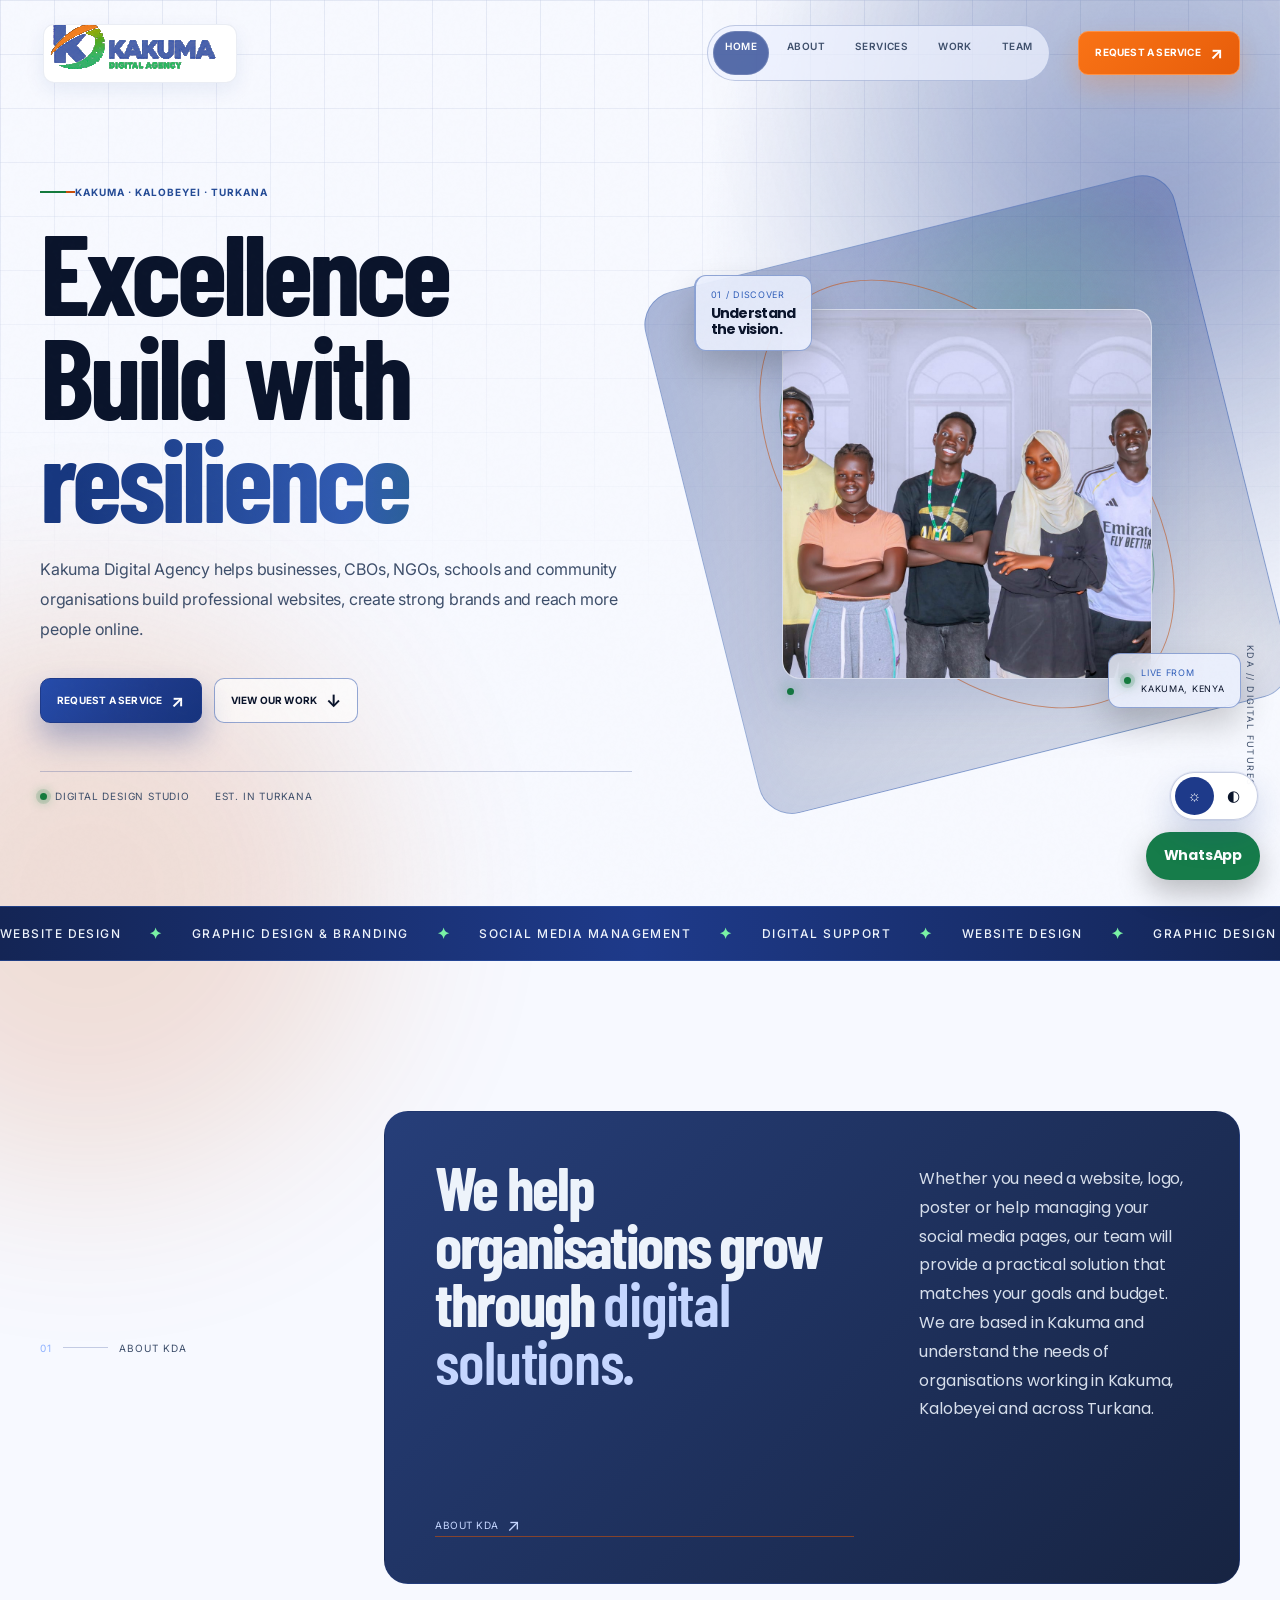
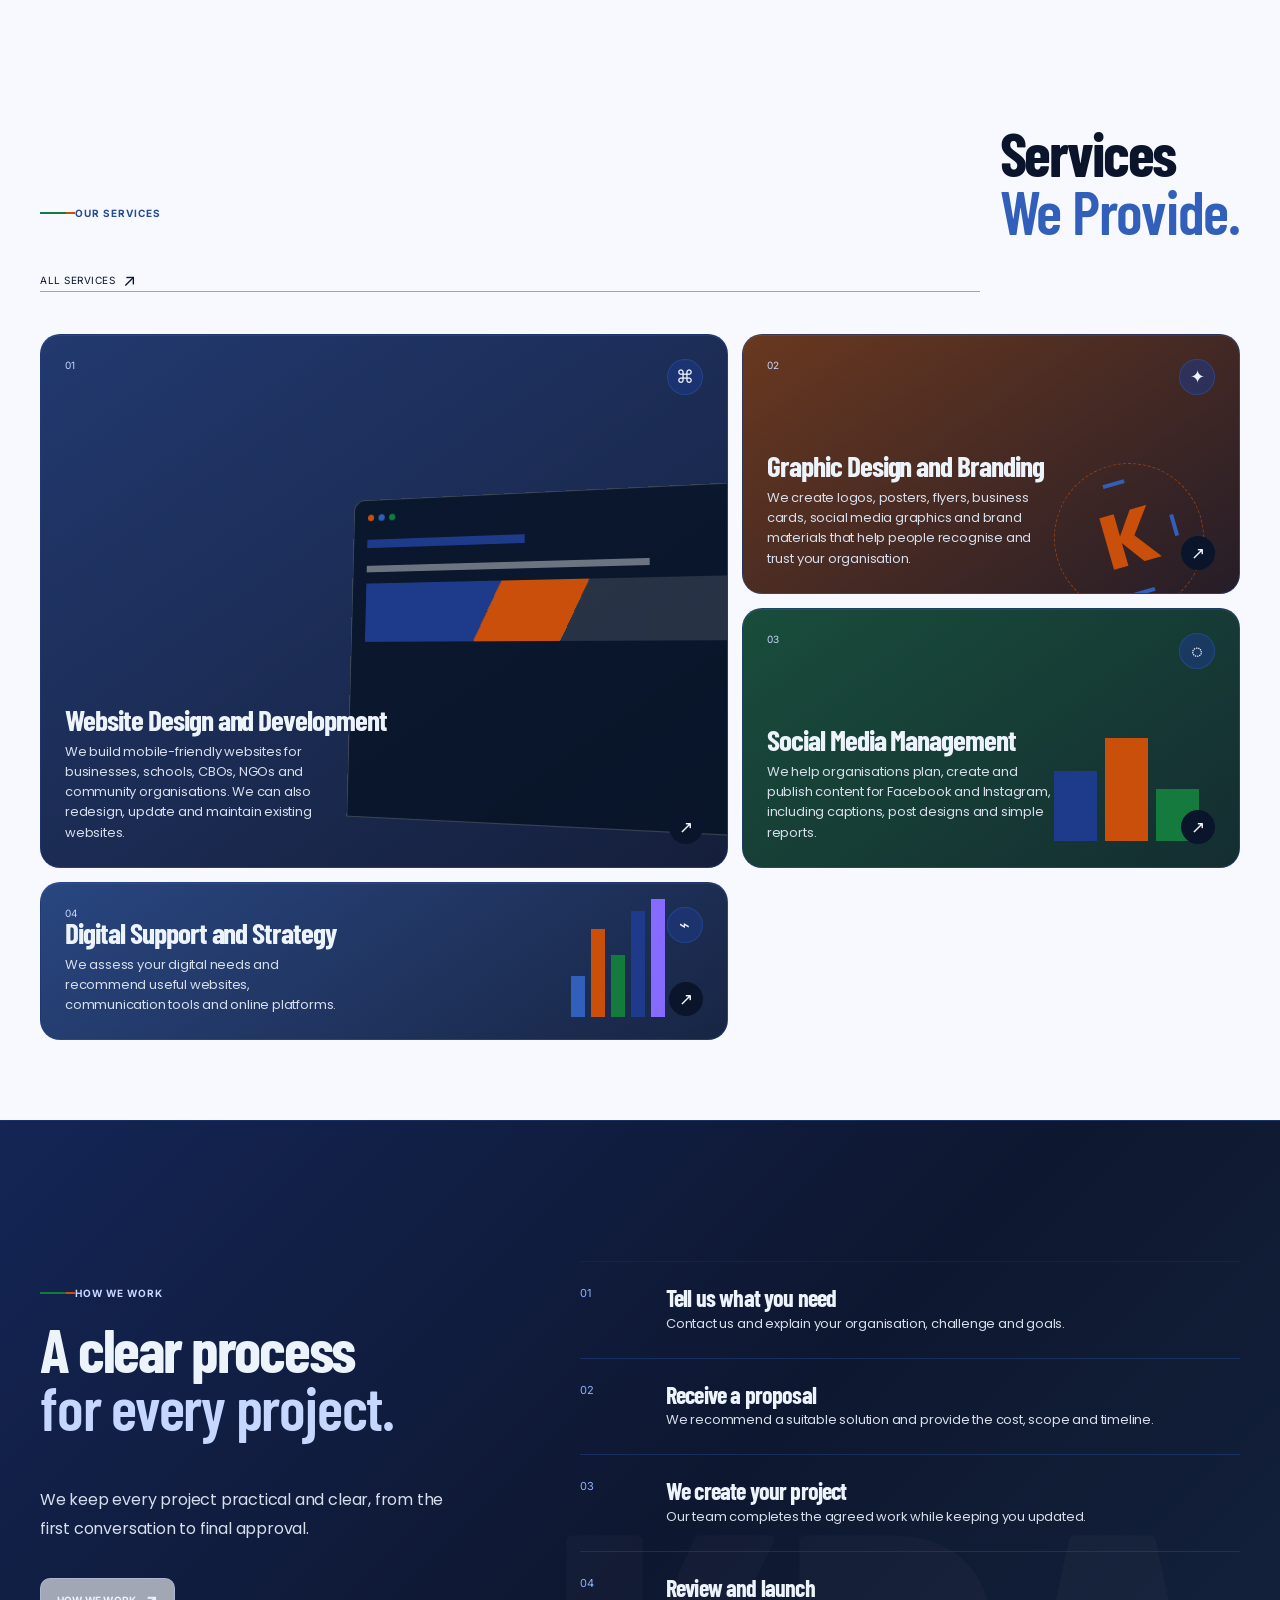
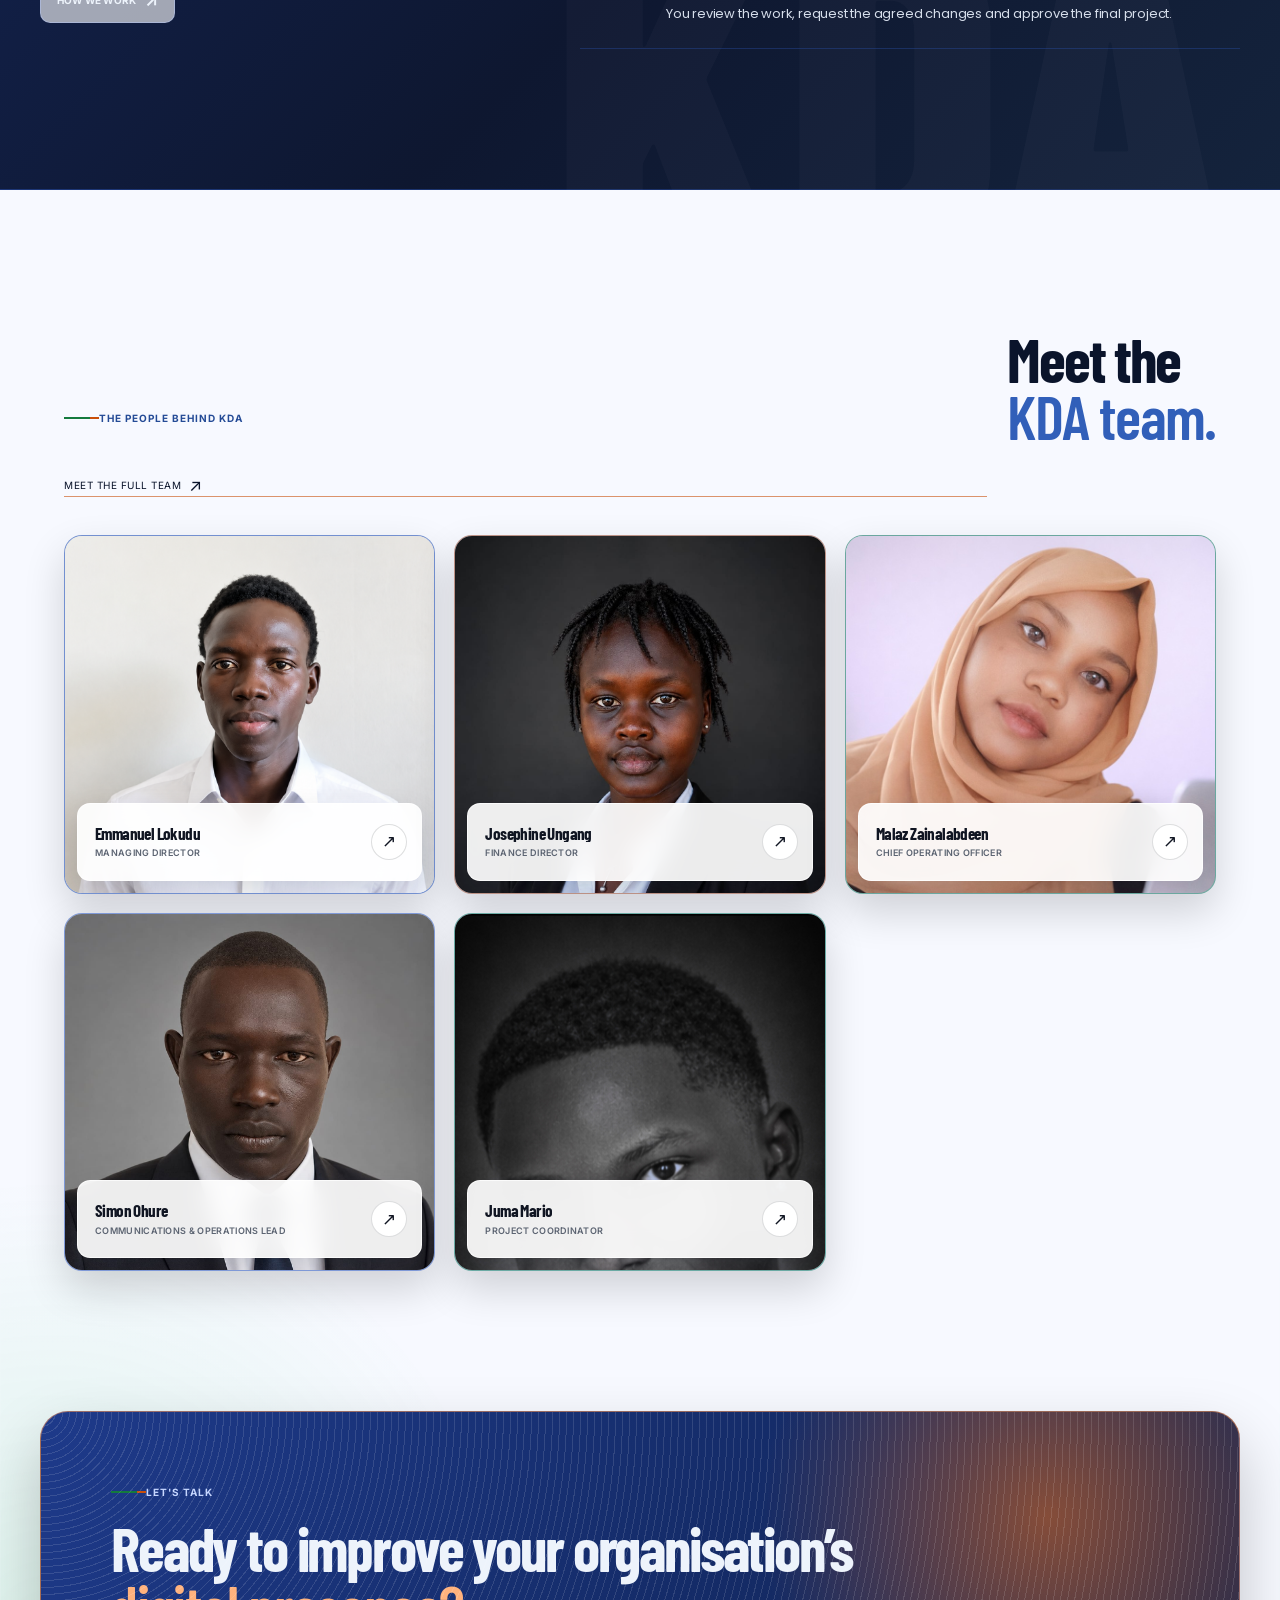
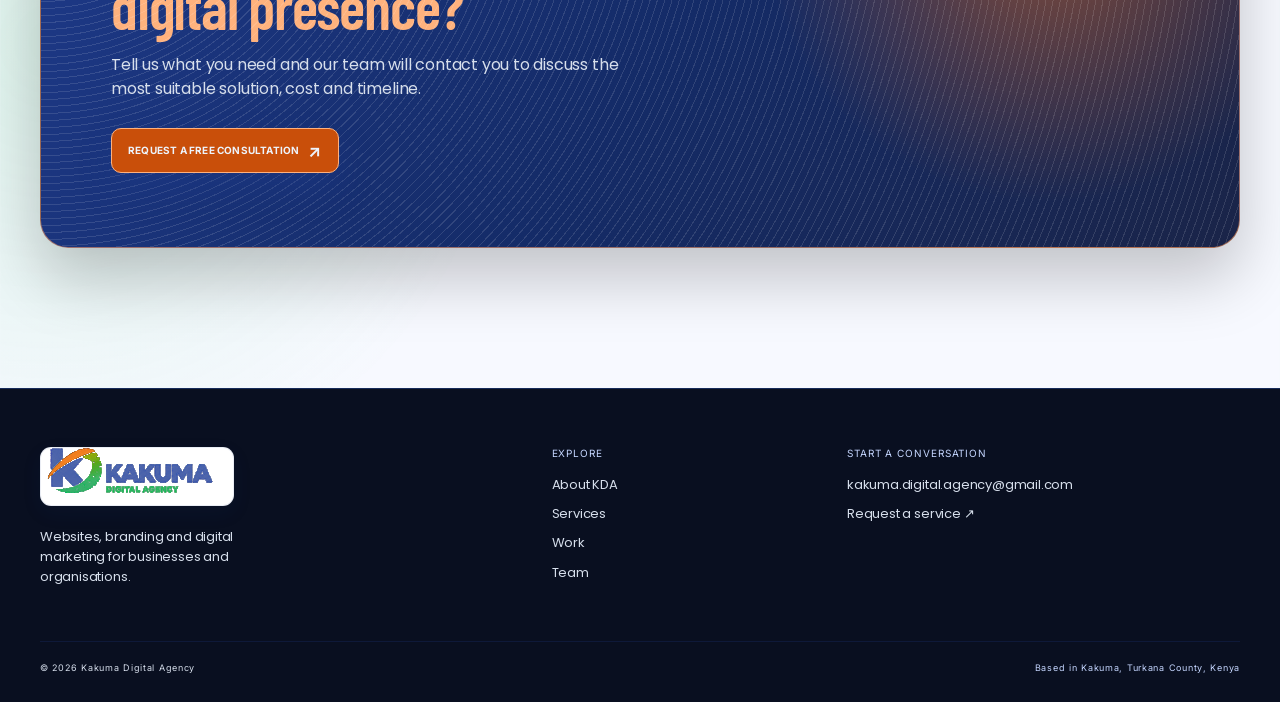
<file: index.html>
<!doctype html>
<html lang="en">
  <head>
    <meta charset="UTF-8" />
    <meta name="viewport" content="width=device-width, initial-scale=1.0" />
    <meta
      name="description"
      content="Kakuma Digital Agency helps businesses and organisations build professional websites, create strong visual brands and reach more people online."
    />
    <meta name="theme-color" content="#f7f9ff" />
    <meta
      property="og:title"
      content="Kakuma Digital Agency | Websites, Branding and Digital Marketing"
    /> 
    <meta
      property="og:description"
      content="Professional websites, branding and digital marketing for businesses and organisations in Kakuma, Kalobeyei and Turkana."
    />
    <meta property="og:type" content="website" />
    <meta property="og:url" content="https://kakuma-digital-agency.vercel.app/" />
    <meta property="og:image" content="https://kakuma-digital-agency.vercel.app/assets/logo/kda-main-logo.png" />
    <link rel="canonical" href="https://kakuma-digital-agency.vercel.app/" />
<link rel="icon" href="assets/logo/favicon.png" />
    <title>Kakuma Digital Agency | Websites, Branding and Digital Marketing</title>
    <link rel="preconnect" href="https://fonts.googleapis.com" />
    <link rel="preconnect" href="https://fonts.gstatic.com" crossorigin />
    <link
      href="https://fonts.googleapis.com/css2?family=Barlow+Condensed:wght@600;700;800&family=Inter:wght@400;500;600;700&family=Poppins:wght@500;600;700;800&display=swap"
      rel="stylesheet"
    />
    <link rel="stylesheet" href="styles.css" />
    <script>document.documentElement.classList.add("js");</script>
    <script type="application/ld+json">
      {
        "@context": "https://schema.org",
        "@type": "ProfessionalService",
        "name": "Kakuma Digital Agency",
        "alternateName": "KDA",
        "description": "Kakuma Digital Agency helps businesses and organisations build professional websites, create strong visual brands and reach more people online.",
        "areaServed": ["Kakuma", "Kalobeyei", "Turkana County"],
        "address": {
          "@type": "PostalAddress",
          "addressLocality": "Kakuma",
          "addressRegion": "Turkana County",
          "addressCountry": "KE"
        }
      }
    </script>
  </head>
  <body class="page-home" data-theme="light">
    <a class="skip-link" href="#main">Skip to content</a>
    <div class="scroll-progress" aria-hidden="true"><span></span></div>
    <div class="ambient-orb orb-blue" aria-hidden="true"></div>
    <div class="ambient-orb orb-orange" aria-hidden="true"></div>

    <header class="site-header">
      <a class="brand" href="index.html" aria-label="Kakuma Digital Agency home"
        ><img src="assets/logo/kda-main-logo-optimized.png" width="460" height="307" alt="Future of Kakuma Digital Agency"
      /></a>
      <nav class="site-nav" id="site-nav" aria-label="Main navigation">
        <a class="is-active" href="index.html">Home</a
        ><a href="about.html">About</a><a href="services.html">Services</a
        ><a href="work.html">Work</a><a href="team.html">Team</a>
      </nav>
      <div class="header-actions">
        <a class="nav-cta" href="contact.html"
          >Request a Service <span>↗</span></a
        >
        <button
          class="menu-toggle"
          type="button"
          aria-expanded="false"
          aria-controls="site-nav"
        >
          <span></span><span></span><span></span
          ><b class="sr-only">Open menu</b>
        </button>
      </div>
    </header>

    <button
      class="theme-toggle"
      type="button"
      aria-label="Switch to dark mode"
      aria-pressed="false"
    >
      <span class="toggle-sun">☼</span><span class="toggle-moon">◐</span>
    </button>

    <main id="main">
      <section class="hero page-shell">
        <div class="hero-copy" data-reveal>
          <p class="eyebrow"><i></i> KAKUMA · KALOBEYEI · TURKANA</p>
          <h1>
            <span>Excellence Build with</span><span class="hollow"> resilience</span>
          </h1>
          <p class="hero-text">
            Kakuma Digital Agency helps businesses, CBOs, NGOs, schools and
            community organisations build professional websites, create strong
            brands and reach more people online.
          </p>
          <div class="hero-actions">
            <a class="button button-primary magnetic" href="contact.html"
              >Request a Service <span>↗</span></a
            ><a class="button button-ghost" href="work.html"
              >View Our Work <span>↓</span></a
            >
          </div>
          <div class="signal-row">
            <span><b></b> DIGITAL DESIGN STUDIO</span
            ><span>EST. IN TURKANA</span>
          </div>
        </div>
        <div class="hero-visual" data-reveal>
          <div class="grid-sphere" aria-hidden="true"></div>
          <div class="orbit orbit-a" aria-hidden="true"></div>
          <div class="orbit orbit-b" aria-hidden="true"></div>
          <div class="orbit-dot dot-a" aria-hidden="true"></div>
          <div class="orbit-dot dot-b" aria-hidden="true"></div>
          <div class="logo-core hero-image">
            <img
              src="assets/images/Team.jpg"
              width="1500"
              height="1000"
              alt="The Kakuma Digital Agency team"
            />
          </div>
          <div class="hud-card hud-top">
            <span>01 / DISCOVER</span
            ><strong>Understand<br />the vision.</strong>
          </div>
          <div class="hud-card hud-bottom">
            <span class="live-dot"></span>
            <div><small>LIVE FROM</small><strong>KAKUMA, KENYA</strong></div>
          </div>
          <p class="vertical-tag">KDA // DIGITAL FUTURES</p>
        </div>
      </section>

      <section class="marquee" aria-label="KDA services">
        <div>
          <span>WEBSITE DESIGN</span><b>✦</b><span>GRAPHIC DESIGN &amp; BRANDING</span><b>✦</b
          ><span>SOCIAL MEDIA MANAGEMENT</span><b>✦</b><span>DIGITAL SUPPORT</span
          ><b>✦</b><span>WEBSITE DESIGN</span><b>✦</b><span>GRAPHIC DESIGN &amp; BRANDING</span
          ><b>✦</b>
        </div>
        <div>
          <span>WEBSITE DESIGN</span><b>✦</b><span>GRAPHIC DESIGN &amp; BRANDING</span><b>✦</b
          ><span>SOCIAL MEDIA MANAGEMENT</span><b>✦</b><span>DIGITAL SUPPORT</span
          ><b>✦</b><span>WEBSITE DESIGN</span><b>✦</b><span>GRAPHIC DESIGN &amp; BRANDING</span
          ><b>✦</b>
        </div>
      </section>

      <section class="intro-section page-shell section-pad">
        <div class="section-index" data-reveal>
          <span>01</span><i></i>
          <p>ABOUT KDA</p>
        </div>
        <div class="statement" data-reveal>
          <h2>We help organisations grow through <em>digital solutions.</em></h2>
          <p>
            Whether you need a website, logo, poster or help managing your social
            media pages, our team will provide a practical solution that matches
            your goals and budget. We are based in Kakuma and understand the needs
            of organisations working in Kakuma, Kalobeyei and across Turkana.
          </p>
          <a class="text-link" href="about.html"
            >About KDA <span>↗</span></a
          >
        </div>
      </section>

      <section class="bento-section page-shell" id="services">
        <div class="section-heading" data-reveal>
          <p class="eyebrow"><i></i> OUR SERVICES</p>
          <h2>Services<br /><em>We Provide.</em></h2>
          <a class="text-link" href="services.html"
            >All services <span>↗</span></a
          >
        </div>
        <div class="bento-grid">
          <article class="bento bento-web tilt-card" data-reveal data-tilt>
            <span class="bento-num">01</span>
            <div class="bento-icon">⌘</div>
            <div>
              <h3>Website Design and Development</h3>
              <p>
                We build mobile-friendly websites for businesses, schools, CBOs,
                NGOs and community organisations. We can also redesign, update and
                maintain existing websites.
              </p>
            </div>
            <a href="services.html" aria-label="Explore website design">↗</a>
            <div class="browser-mock" aria-hidden="true">
              <i></i><b></b><b></b><span></span>
            </div>
          </article>
          <article class="bento bento-brand tilt-card" data-reveal data-tilt>
            <span class="bento-num">02</span>
            <div class="bento-icon">✦</div>
            <div>
              <h3>Graphic Design and Branding</h3>
              <p>
                We create logos, posters, flyers, business cards, social media
                graphics and brand materials that help people recognise and trust
                your organisation.
              </p>
            </div>
            <a href="services.html" aria-label="Explore brand identity">↗</a>
            <div class="mark-mock" aria-hidden="true">
              <strong>K</strong><i></i><i></i><i></i>
            </div>
          </article>
          <article class="bento bento-social tilt-card" data-reveal data-tilt>
            <span class="bento-num">03</span>
            <div class="bento-icon">◌</div>
            <div>
              <h3>Social Media Management</h3>
              <p>
                We help organisations plan, create and publish content for Facebook
                and Instagram, including captions, post designs and simple reports.
              </p>
            </div>
            <a href="services.html" aria-label="Explore social media management"
              >↗</a
            >
            <div class="social-mock" aria-hidden="true">
              <i></i><i></i><i></i>
            </div>
          </article>
          <article class="bento bento-strategy tilt-card" data-reveal data-tilt>
            <span class="bento-num">04</span>
            <div class="bento-icon">⌁</div>
            <div>
              <h3>Digital Support and Strategy</h3>
              <p>We assess your digital needs and recommend useful websites, communication tools and online platforms.</p>
            </div>
            <a href="services.html" aria-label="Explore digital strategy">↗</a>
            <div class="data-mock" aria-hidden="true">
              <i></i><i></i><i></i><i></i><i></i>
            </div>
          </article>
        </div>
      </section>

      <section class="process-section section-pad">
        <div class="page-shell process-layout">
          <div class="process-copy" data-reveal>
            <p class="eyebrow"><i></i> HOW WE WORK</p>
            <h2>A clear process<br /><em>for every project.</em></h2>
            <p>
              We keep every project practical and clear, from the first
              conversation to final approval.
            </p>
            <a class="button button-ghost" href="about.html"
              >How We Work <span>↗</span></a
            >
          </div>
          <ol class="process-steps">
            <li data-reveal>
              <span>01</span>
              <div>
                <h3>Tell us what you need</h3>
                <p>Contact us and explain your organisation, challenge and goals.</p>
              </div>
            </li>
            <li data-reveal>
              <span>02</span>
              <div>
                <h3>Receive a proposal</h3>
                <p>We recommend a suitable solution and provide the cost, scope and timeline.</p>
              </div>
            </li>
            <li data-reveal>
              <span>03</span>
              <div>
                <h3>We create your project</h3>
                <p>Our team completes the agreed work while keeping you updated.</p>
              </div>
            </li>
            <li data-reveal>
              <span>04</span>
              <div>
                <h3>Review and launch</h3>
                <p>You review the work, request the agreed changes and approve the final project.</p>
              </div>
            </li>
          </ol>
        </div>
      </section>

      <section class="team-preview page-shell section-pad">
        <div class="section-heading" data-reveal>
          <p class="eyebrow"><i></i> THE PEOPLE BEHIND KDA</p>
          <h2>Meet the<br /><em>KDA team.</em></h2>
          <a class="text-link" href="team.html"
            >Meet the full team <span>↗</span></a
          >
        </div>
        <div class="home-team-grid">
          <article class="home-team-card member-em" data-reveal>
            <div class="home-team-portrait has-photo">
              <img src="assets/images/lokudu.png" alt="Emmanuel Lokudu" loading="lazy" decoding="async" />
            </div>
            <div class="home-team-meta">
              <div>
                <h3>Emmanuel Lokudu</h3>
                <p>Managing Director</p>
              </div>
              <a href="team.html" aria-label="View Emmanuel Lokudu’s profile">↗</a>
            </div>
          </article>
          <article class="home-team-card member-ju" data-reveal>
            <div class="home-team-portrait has-photo">
              <img src="assets/images/josephine.jpeg" alt="Josephine Ungang" loading="lazy" decoding="async" />
            </div>
            <div class="home-team-meta">
              <div>
                <h3>Josephine Ungang</h3>
                <p>Finance Director</p>
              </div>
              <a href="team.html" aria-label="View Josephine Ungang’s profile">↗</a>
            </div>
          </article>
          <article class="home-team-card member-mz" data-reveal>
            <div class="home-team-portrait has-photo">
              <img src="assets/images/Malaz.png" alt="Malaz Zainalabdeen" loading="lazy" decoding="async" />
            </div>
            <div class="home-team-meta">
              <div>
                <h3>Malaz Zainalabdeen</h3>
                <p>Chief Operating Officer</p>
              </div>
              <a href="team.html" aria-label="View Malaz Zainalabdeen’s profile">↗</a>
            </div>
          </article>
          <article class="home-team-card member-so" data-reveal>
            <div class="home-team-portrait has-photo">
              <img src="assets/images/simon.jpeg" alt="Simon Ohure" loading="lazy" decoding="async" />
            </div>
            <div class="home-team-meta">
              <div>
                <h3>Simon Ohure</h3>
                <p>Communications &amp; Operations Lead</p>
              </div>
              <a href="team.html" aria-label="View Simon Ohure’s profile">↗</a>
            </div>
          </article>
          <article class="home-team-card member-mj" data-reveal>
            <div class="home-team-portrait has-photo">
              <img src="assets/images/Juma.jpeg" alt="Juma Mario" loading="lazy" decoding="async" />
            </div>
            <div class="home-team-meta">
              <div>
                <h3>Juma Mario</h3>
                <p>Project Coordinator</p>
              </div>
              <a href="team.html" aria-label="View Juma Mario’s profile">↗</a>
            </div>
          </article>
        </div>
      </section>

      <section class="cta-panel page-shell" data-reveal>
        <div class="cta-noise" aria-hidden="true"></div>
        <p class="eyebrow"><i></i> LET'S TALK</p>
        <h2>Ready to improve your organisation’s <em>digital presence?</em></h2>
        <p>
          Tell us what you need and our team will contact you to discuss the
          most suitable solution, cost and timeline.
        </p>
        <a class="button button-primary magnetic" href="contact.html"
          >Request a Free Consultation <span>↗</span></a
        >
      </section>
    </main>

    <footer class="site-footer">
      <div class="page-shell footer-grid">
        <div>
          <a class="brand footer-brand" href="index.html"
            ><img
              src="assets/logo/kda-main-logo-optimized.png" width="460" height="307"
              alt="Future of Kakuma Digital Agency"
          /></a>
          <p>Websites, branding and digital marketing for businesses and organisations.</p>
        </div>
        <div>
          <span>EXPLORE</span><a href="about.html">About KDA</a
          ><a href="services.html">Services</a><a href="work.html">Work</a
          ><a href="team.html">Team</a>
        </div>
        <div>
          <span>START A CONVERSATION</span
          ><a href="mailto:kakuma.digital.agency@gmail.com"
            >kakuma.digital.agency@gmail.com</a
          ><a href="contact.html">Request a service ↗</a>
        </div>
      </div>
      <div class="page-shell footer-bottom">
        <p>© <span id="year"></span> Kakuma Digital Agency</p>
        <p>Based in Kakuma, Turkana County, Kenya</p>
      </div>
    </footer>
    <script src="site-config.js"></script>
    <script src="script.js"></script>
  </body>
</html>
</file>
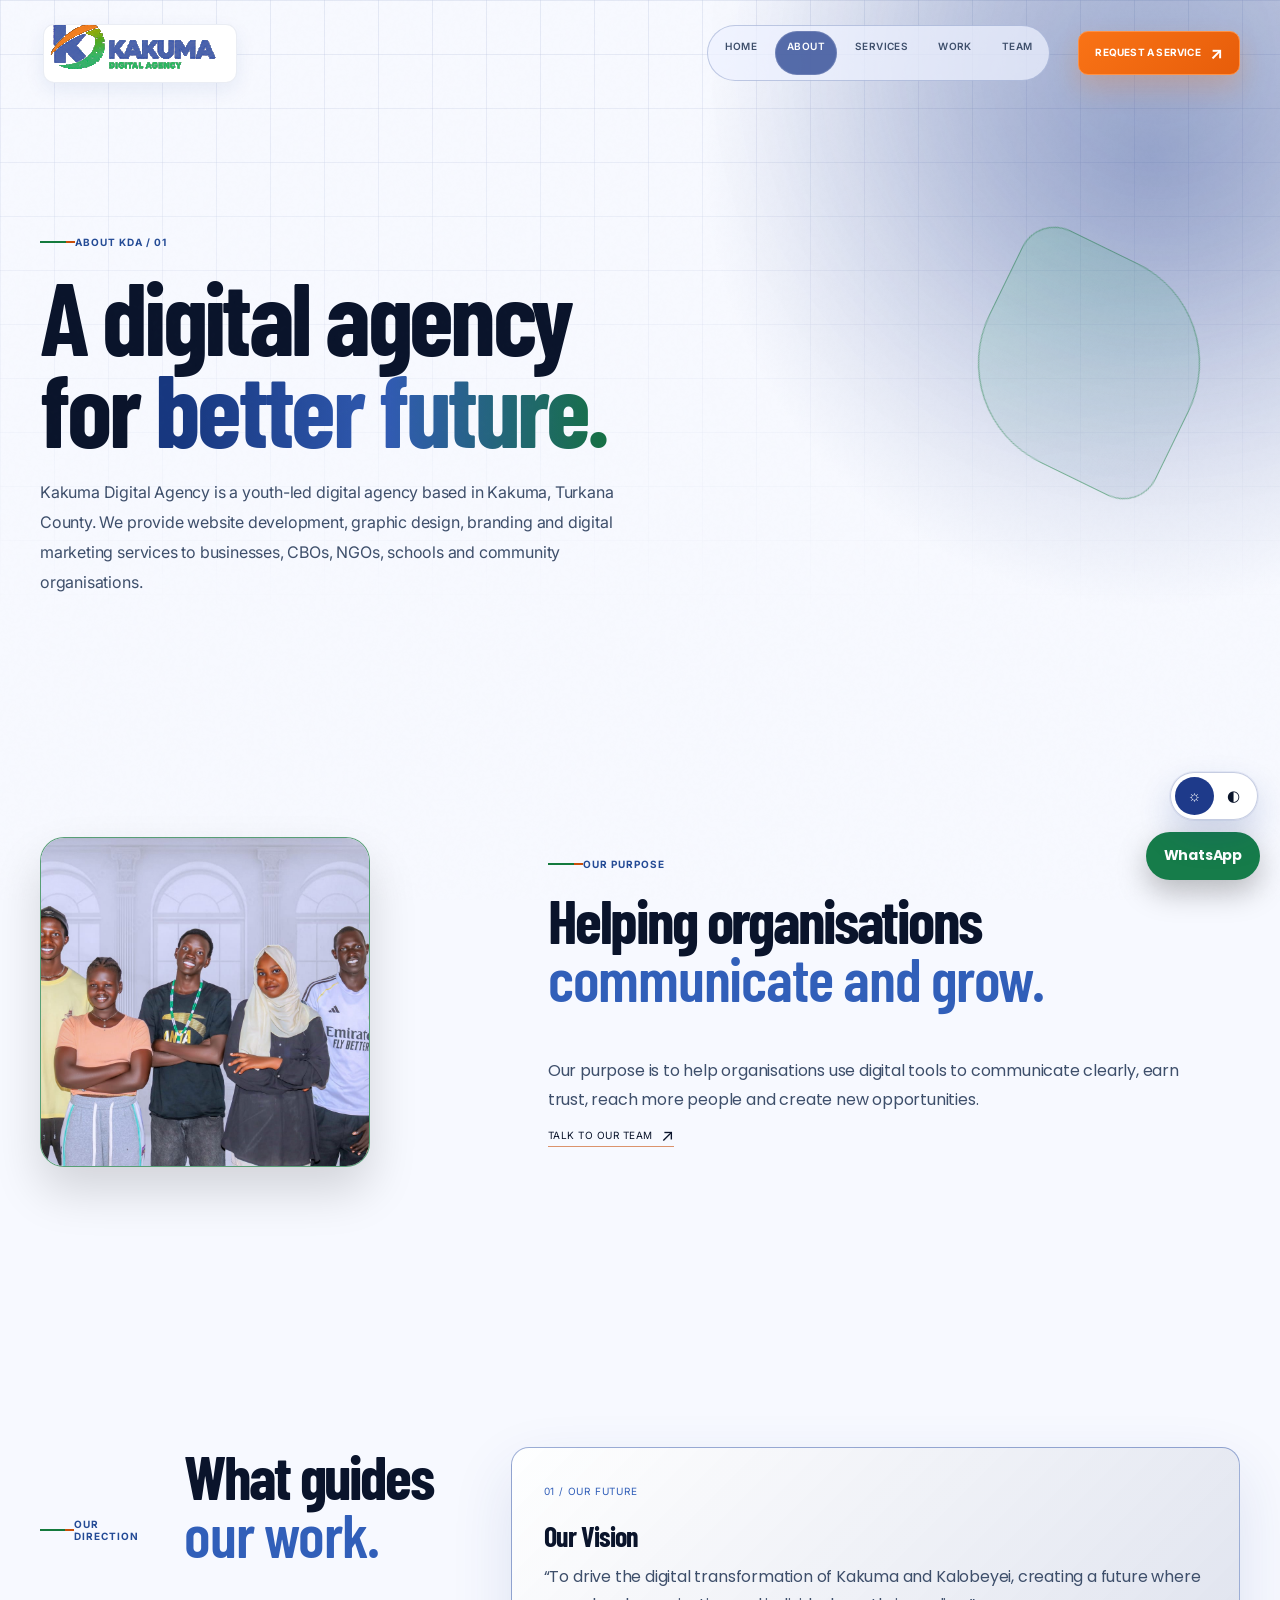
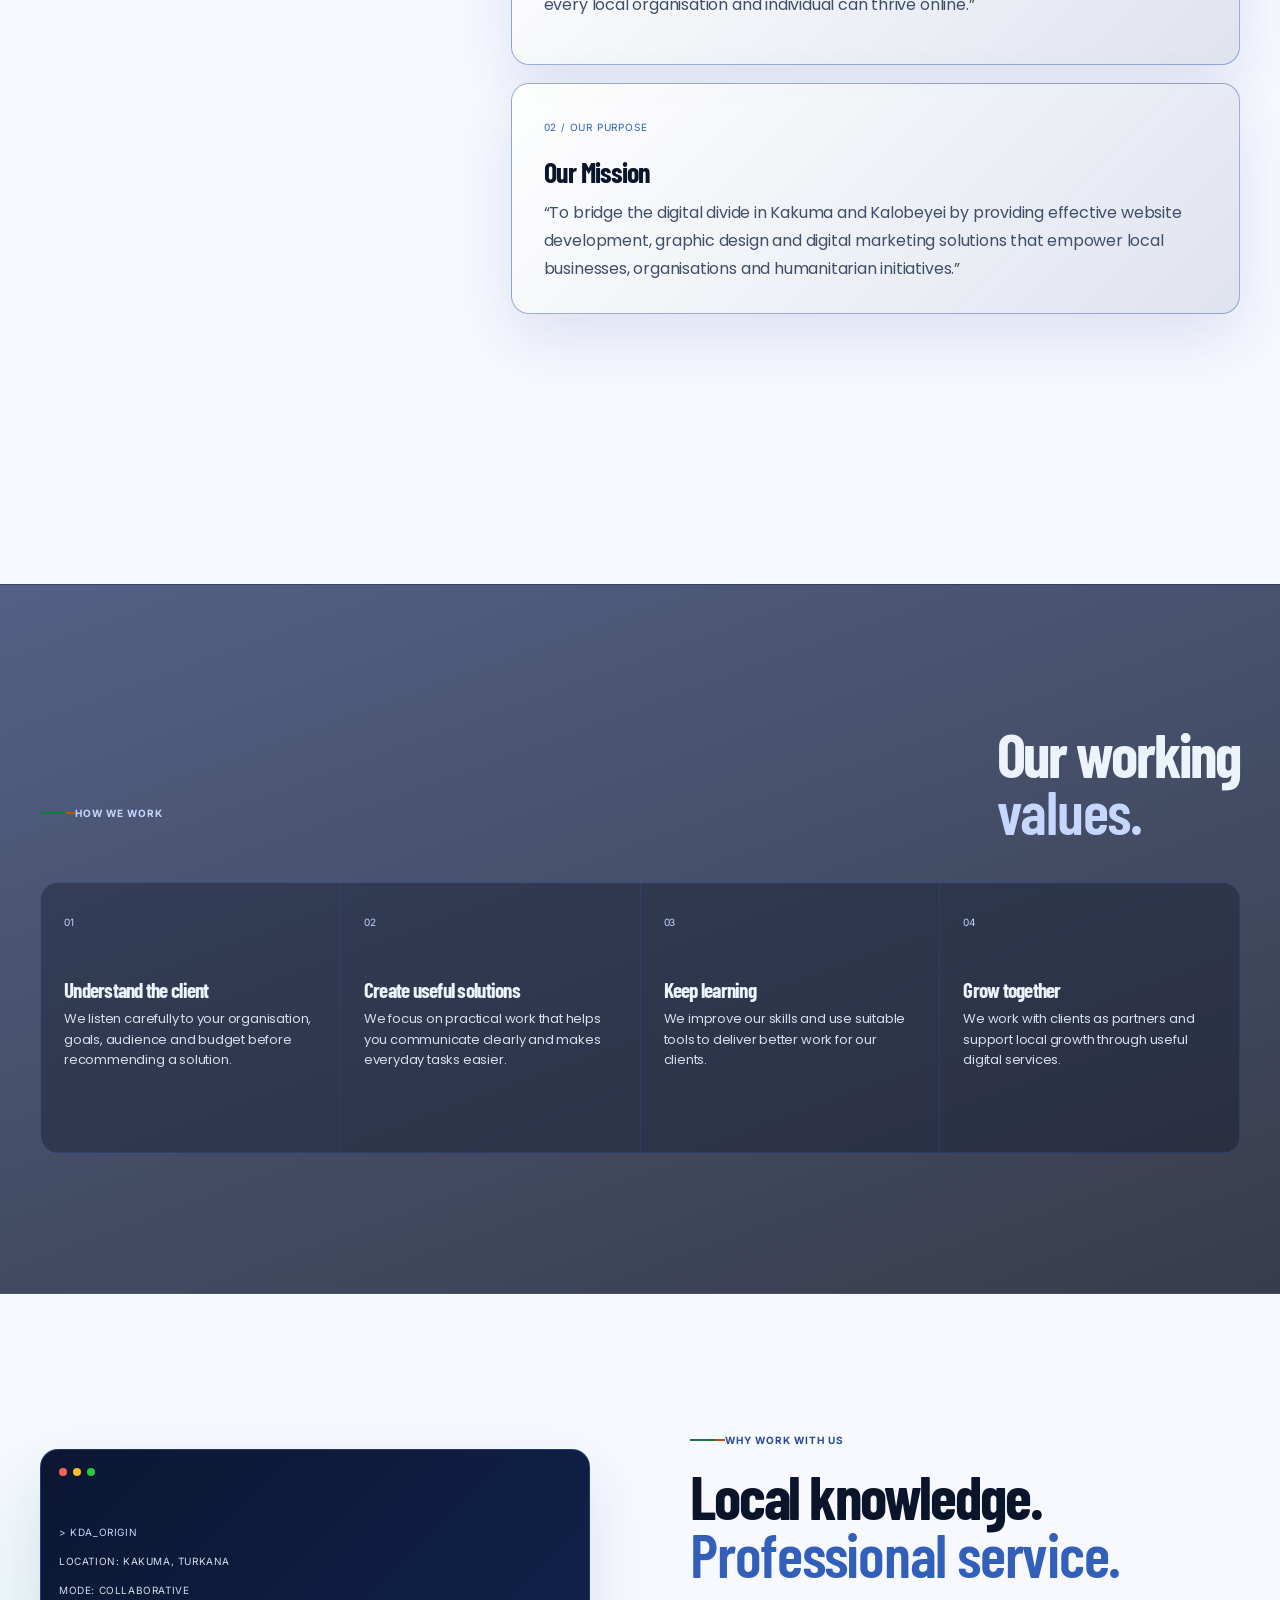
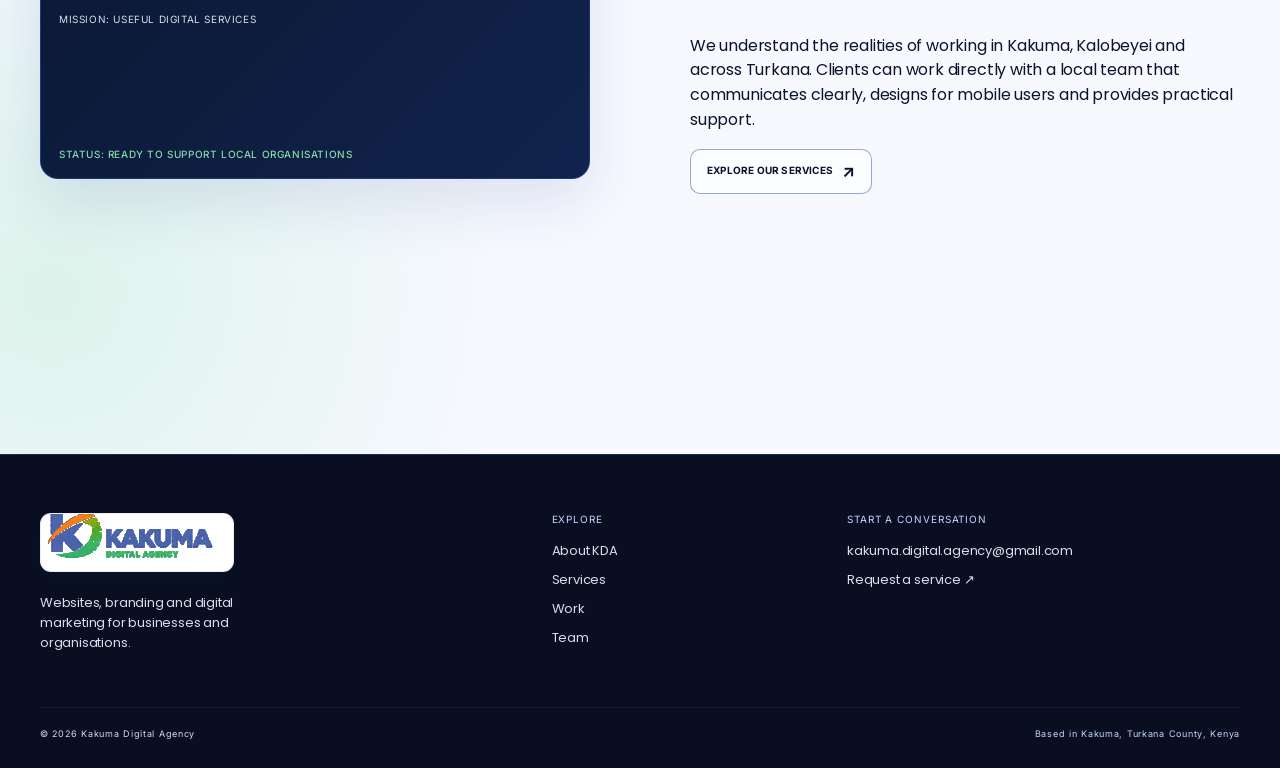
<file: about.html>
<!doctype html>
<html lang="en">
  <head>
    <meta charset="UTF-8" />
    <meta name="viewport" content="width=device-width, initial-scale=1.0" />
    <meta
      name="description"
      content="Learn about Kakuma Digital Agency, a youth-led digital agency serving businesses and organisations in Turkana."
    />
    <meta name="theme-color" content="#f7f9ff" />
    <link rel="canonical" href="https://kakuma-digital-agency.vercel.app/about.html" />
    <meta property="og:title" content="About KDA — Kakuma Digital Agency" />
    <meta property="og:description" content="Kakuma Digital Agency provides website development, graphic design, branding and digital marketing services from Kakuma, Turkana." />
    <meta property="og:type" content="website" />
    <meta property="og:url" content="https://kakuma-digital-agency.vercel.app/about.html" />
    <meta property="og:image" content="https://kakuma-digital-agency.vercel.app/assets/logo/kda-main-logo.png" />
<link rel="icon" href="assets/logo/favicon.png" />
    <title>About KDA — Kakuma Digital Agency</title>
    <link rel="preconnect" href="https://fonts.googleapis.com" />
    <link rel="preconnect" href="https://fonts.gstatic.com" crossorigin />
    <link
      href="https://fonts.googleapis.com/css2?family=Barlow+Condensed:wght@600;700;800&family=Inter:wght@400;500;600;700&family=Poppins:wght@500;600;700;800&display=swap"
      rel="stylesheet"
    />
    <link rel="stylesheet" href="styles.css" />
    <script>document.documentElement.classList.add("js");</script>
  </head>
  <body data-theme="light">
    <a class="skip-link" href="#main">Skip to content</a>
    <div class="scroll-progress" aria-hidden="true"><span></span></div>
    <div class="ambient-orb orb-blue" aria-hidden="true"></div>
    <header class="site-header">
      <a class="brand" href="index.html" aria-label="Kakuma Digital Agency home"
        ><img src="assets/logo/kda-main-logo-optimized.png" width="460" height="307" alt="Future of Kakuma Digital Agency"
      /></a>
      <nav class="site-nav" id="site-nav" aria-label="Main navigation">
        <a href="index.html">Home</a
        ><a class="is-active" href="about.html">About</a
        ><a href="services.html">Services</a><a href="work.html">Work</a
        ><a href="team.html">Team</a>
      </nav>
      <div class="header-actions">
        <a class="nav-cta" href="contact.html">Request a Service <span>↗</span></a
        ><button
          class="menu-toggle"
          type="button"
          aria-expanded="false"
          aria-controls="site-nav"
        >
          <span></span><span></span><span></span
          ><b class="sr-only">Open menu</b>
        </button>
      </div>
    </header>
    <button class="theme-toggle" type="button" aria-label="Switch to dark mode" aria-pressed="false">
      <span class="toggle-sun">☼</span><span class="toggle-moon">◐</span>
    </button>
    <main id="main">
      <section class="page-hero page-shell">
        <p class="eyebrow" data-reveal><i></i> ABOUT KDA / 01</p>
        <h1 data-reveal>
          A digital agency<br />for <span class="hollow">better future.</span>
        </h1>
        <p class="page-lede" data-reveal>
          Kakuma Digital Agency is a youth-led digital agency based in Kakuma,
          Turkana County. We provide website development, graphic design,
          branding and digital marketing services to businesses, CBOs, NGOs,
          schools and community organisations.
        </p>
      </section>
      <section class="manifesto page-shell section-pad">
        <div class="manifesto-mark" data-reveal>
          <img
            src="assets/images/Team.jpg"
            width="1500"
            height="1000"
            alt="The Kakuma Digital Agency team"
          />
        </div>
        <div data-reveal>
          <p class="eyebrow"><i></i> OUR PURPOSE</p>
          <h2>Helping organisations <em>communicate and grow.</em></h2>
          <p>
            Our purpose is to help organisations use digital tools to
            communicate clearly, earn trust, reach more people and create new
            opportunities.
          </p>
          <a class="text-link" href="contact.html"
            >Talk to Our Team <span>↗</span></a
          >
        </div>
      </section>
      <section class="vision-mission-section page-shell section-pad" aria-labelledby="vision-mission-title">
        <div class="section-heading" data-reveal>
          <p class="eyebrow"><i></i> OUR DIRECTION</p>
          <h2 id="vision-mission-title">What guides<br /><em>our work.</em></h2>
        </div>
        <div class="vision-mission-grid">
          <article class="vision-mission-card" data-reveal>
            <span>01 / OUR FUTURE</span>
            <h3>Our Vision</h3>
            <blockquote>
              “To drive the digital transformation of Kakuma and Kalobeyei,
              creating a future where every local organisation and individual
              can thrive online.”
            </blockquote>
          </article>
          <article class="vision-mission-card" data-reveal>
            <span>02 / OUR PURPOSE</span>
            <h3>Our Mission</h3>
            <blockquote>
              “To bridge the digital divide in Kakuma and Kalobeyei by
              providing effective website development, graphic design and
              digital marketing solutions that empower local businesses,
              organisations and humanitarian initiatives.”
            </blockquote>
          </article>
        </div>
      </section>
      <section class="values-section section-pad">
        <div class="page-shell">
          <div class="section-heading" data-reveal>
            <p class="eyebrow"><i></i> HOW WE WORK</p>
            <h2>Our working<br /><em>values.</em></h2>
          </div>
          <div class="values-grid">
            <article data-reveal>
              <span>01</span>
              <h3>Understand the client</h3>
              <p>
                We listen carefully to your organisation, goals, audience and
                budget before recommending a solution.
              </p>
            </article>
            <article data-reveal>
              <span>02</span>
              <h3>Create useful solutions</h3>
              <p>
                We focus on practical work that helps you communicate clearly
                and makes everyday tasks easier.
              </p>
            </article>
            <article data-reveal>
              <span>03</span>
              <h3>Keep learning</h3>
              <p>
                We improve our skills and use suitable tools to deliver better
                work for our clients.
              </p>
            </article>
            <article data-reveal>
              <span>04</span>
              <h3>Grow together</h3>
              <p>
                We work with clients as partners and support local growth through
                useful digital services.
              </p>
            </article>
          </div>
        </div>
      </section>
      <section class="story-panel page-shell section-pad">
        <div class="story-terminal" data-reveal>
          <div><i></i><i></i><i></i></div>
          <p>&gt; KDA_ORIGIN</p>
          <span>LOCATION: KAKUMA, TURKANA</span><span>MODE: COLLABORATIVE</span
          ><span>MISSION: USEFUL DIGITAL SERVICES</span
          ><b>STATUS: READY TO SUPPORT LOCAL ORGANISATIONS</b>
        </div>
        <div data-reveal>
          <p class="eyebrow"><i></i> WHY WORK WITH US</p>
          <h2>Local knowledge.<br /><em>Professional service.</em></h2>
          <p>
            We understand the realities of working in Kakuma, Kalobeyei and across
            Turkana. Clients can work directly with a local team that communicates
            clearly, designs for mobile users and provides practical support.
          </p>
          <a class="button button-ghost" href="services.html"
            >Explore our services <span>↗</span></a
          >
        </div>
      </section>
    </main>
    <footer class="site-footer">
      <div class="page-shell footer-grid">
        <div>
          <a class="brand footer-brand" href="index.html"
            ><img
              src="assets/logo/kda-main-logo-optimized.png" width="460" height="307"
              alt="Future of Kakuma Digital Agency"
          /></a>
          <p>Websites, branding and digital marketing for businesses and organisations.</p>
        </div>
        <div>
          <span>EXPLORE</span><a href="about.html">About KDA</a
          ><a href="services.html">Services</a><a href="work.html">Work</a
          ><a href="team.html">Team</a>
        </div>
        <div>
          <span>START A CONVERSATION</span
          ><a href="mailto:kakuma.digital.agency@gmail.com"
            >kakuma.digital.agency@gmail.com</a
          ><a href="contact.html">Request a service ↗</a>
        </div>
      </div>
      <div class="page-shell footer-bottom">
        <p>© <span id="year"></span> Kakuma Digital Agency</p>
        <p>Based in Kakuma, Turkana County, Kenya</p>
      </div>
    </footer>
    <script src="site-config.js"></script>
    <script src="script.js"></script>
  </body>
</html>
</file>
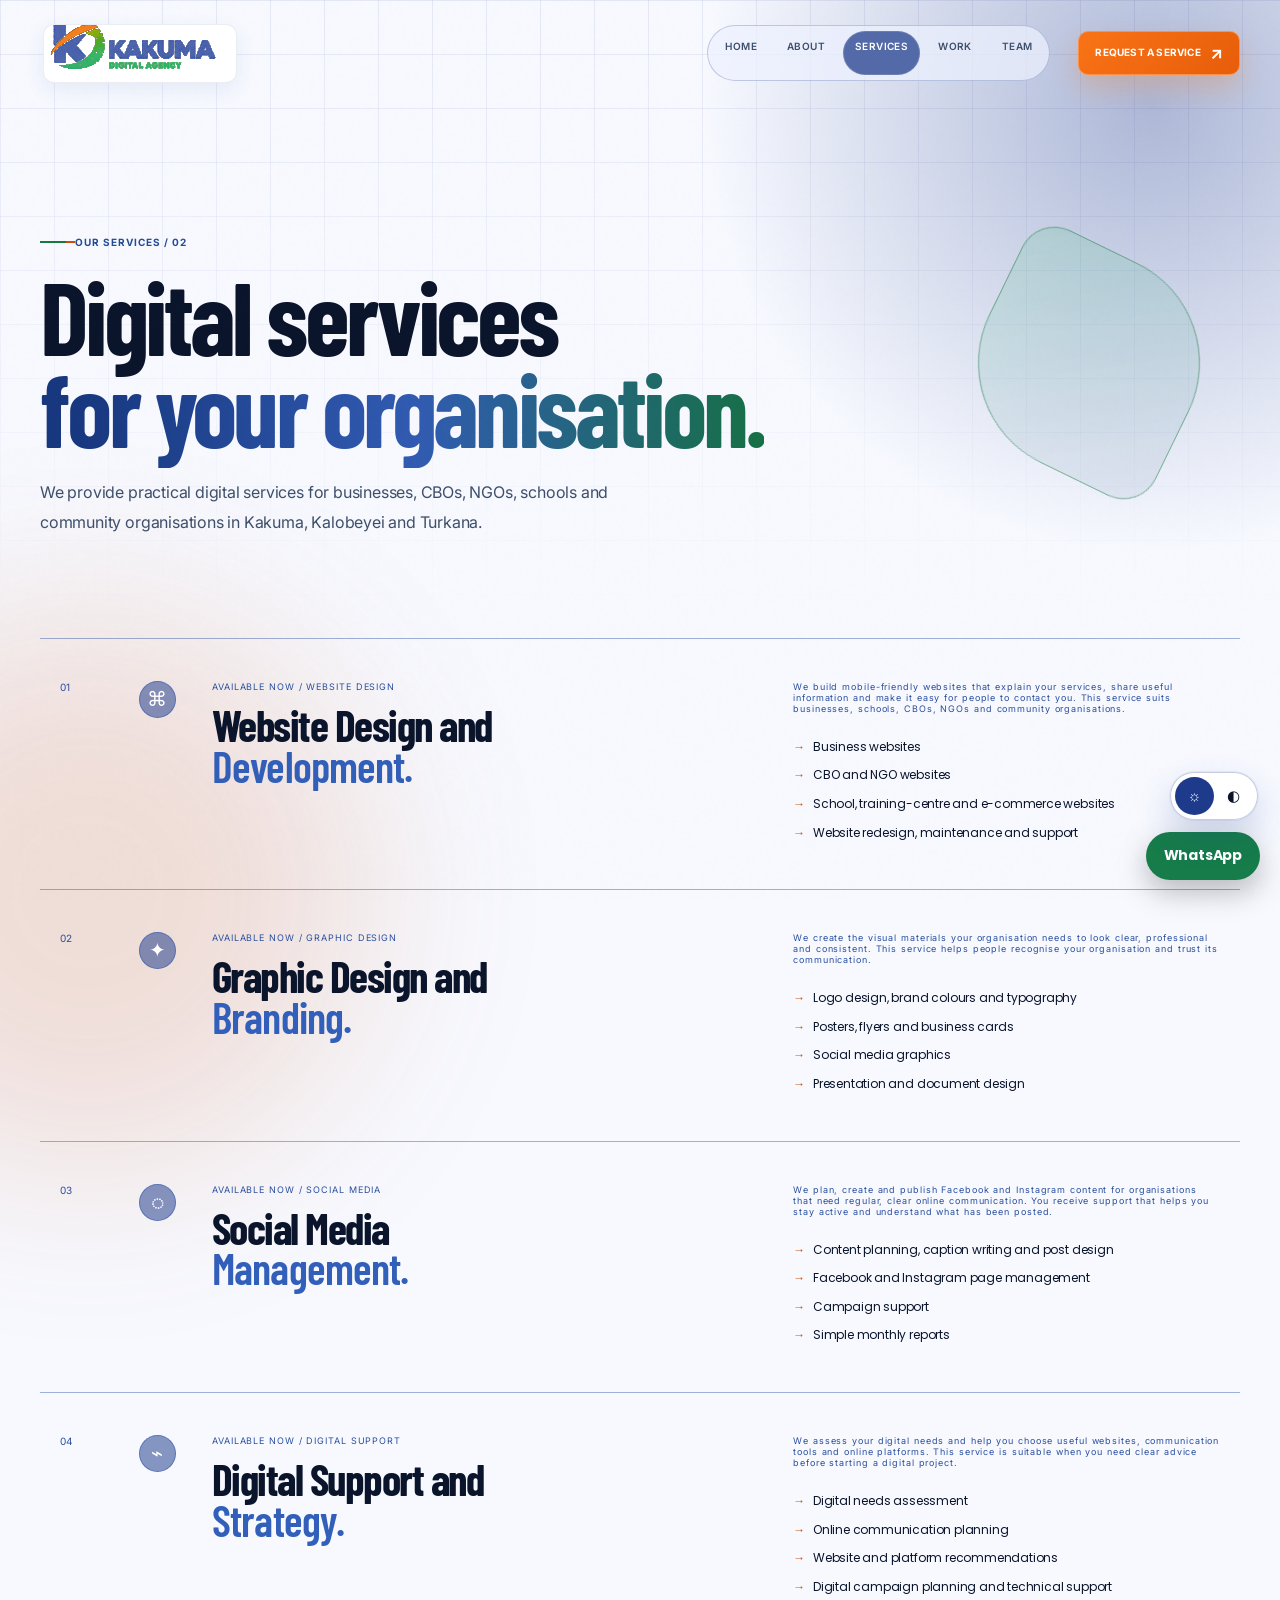
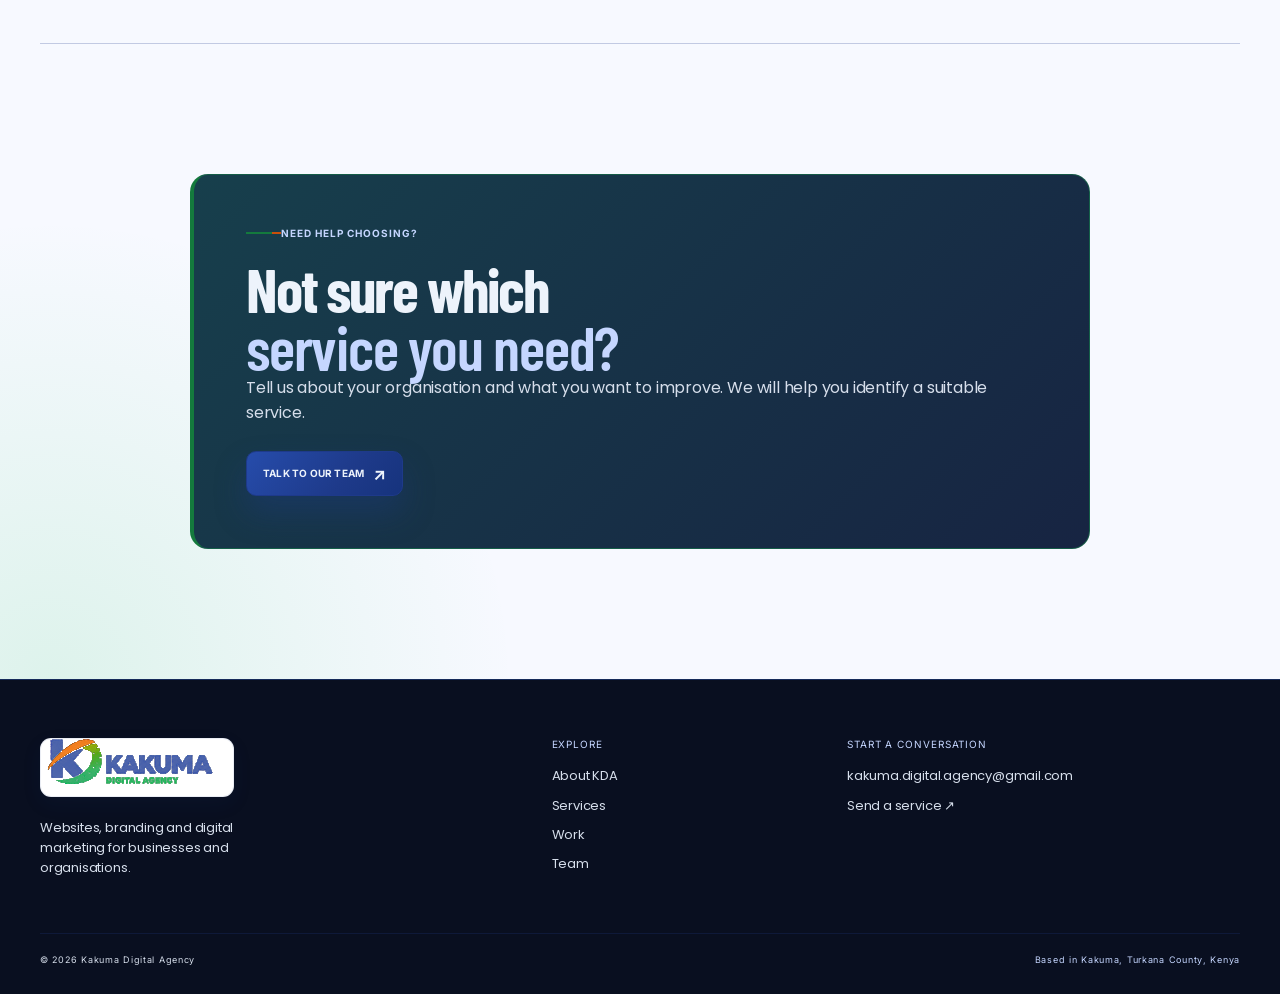
<file: services.html>
<!doctype html>
<html lang="en">

<head>
  <meta charset="UTF-8" />
  <meta name="viewport" content="width=device-width, initial-scale=1.0" />
  <meta name="description" content="Explore website design, graphic design, social media management and digital support services from Kakuma Digital Agency." />
  <meta name="theme-color" content="#f7f9ff" />
  <link rel="canonical" href="https://kakuma-digital-agency.vercel.app/services.html" />
  <meta property="og:title" content="Services — Kakuma Digital Agency" />
  <meta property="og:description"
    content="Practical website, branding, social media and digital support services for businesses and organisations in Turkana." />
  <meta property="og:type" content="website" />
  <meta property="og:url" content="https://kakuma-digital-agency.vercel.app/services.html" />
  <meta property="og:image" content="https://kakuma-digital-agency.vercel.app/assets/logo/kda-main-logo.png" />
  <link rel="icon" href="assets/logo/favicon.png" />
  <title>Services — Kakuma Digital Agency</title>
  <link rel="preconnect" href="https://fonts.googleapis.com" />
  <link rel="preconnect" href="https://fonts.gstatic.com" crossorigin />
  <link
    href="https://fonts.googleapis.com/css2?family=Barlow+Condensed:wght@600;700;800&family=Inter:wght@400;500;600;700&family=Poppins:wght@500;600;700;800&display=swap"
    rel="stylesheet" />
  <link rel="stylesheet" href="styles.css" />
  <script>document.documentElement.classList.add("js");</script>
</head>

<body data-theme="light">
  <a class="skip-link" href="#main">Skip to content</a>
  <div class="scroll-progress" aria-hidden="true"><span></span></div>
  <div class="ambient-orb orb-orange" aria-hidden="true"></div>
  <header class="site-header">
    <a class="brand" href="index.html" aria-label="Kakuma Digital Agency home"><img
        src="assets/logo/kda-main-logo-optimized.png" width="460" height="307"
        alt="Future of Kakuma Digital Agency" /></a>
    <nav class="site-nav" id="site-nav" aria-label="Main navigation">
      <a href="index.html">Home</a><a href="about.html">About</a><a class="is-active"
        href="services.html">Services</a><a href="work.html">Work</a><a href="team.html">Team</a>
    </nav>
    <div class="header-actions">
      <a class="nav-cta" href="contact.html">Request a Service <span>↗</span></a><button class="menu-toggle" type="button"
        aria-expanded="false" aria-controls="site-nav">
        <span></span><span></span><span></span><b class="sr-only">Open menu</b>
      </button>
    </div>
  </header>
  <button class="theme-toggle" type="button" aria-label="Switch to dark mode" aria-pressed="false">
    <span class="toggle-sun">☼</span><span class="toggle-moon">◐</span>
  </button>
  <main id="main">
    <section class="page-hero page-shell">
      <p class="eyebrow" data-reveal><i></i> OUR SERVICES / 02</p>
      <h1 data-reveal>
        Digital services<br /><span class="hollow">for your organisation.</span>
      </h1>
      <p class="page-lede" data-reveal>
        We provide practical digital services for businesses, CBOs, NGOs,
        schools and community organisations in Kakuma, Kalobeyei and Turkana.
      </p>
    </section>
    <section class="service-list page-shell">
      <article class="service-line tilt-card" data-reveal data-tilt>
        <span>01</span>
        <div class="service-symbol">⌘</div>
        <div>
          <p>AVAILABLE NOW / WEBSITE DESIGN</p>
          <h2>Website Design and<br /><em>Development.</em></h2>
        </div>
        <div class="service-detail">
          <p>
            We build mobile-friendly websites that explain your services, share
            useful information and make it easy for people to contact you. This
            service suits businesses, schools, CBOs, NGOs and community organisations.
          </p>
          <ul>
            <li>Business websites</li>
            <li>CBO and NGO websites</li>
            <li>School, training-centre and e-commerce websites</li>
            <li>Website redesign, maintenance and support</li>
          </ul>
        </div>
      </article>
      <article class="service-line tilt-card" data-reveal data-tilt>
        <span>02</span>
        <div class="service-symbol">✦</div>
        <div>
          <p>AVAILABLE NOW / GRAPHIC DESIGN</p>
          <h2>Graphic Design and<br /><em>Branding.</em></h2>
        </div>
        <div class="service-detail">
          <p>
            We create the visual materials your organisation needs to look clear,
            professional and consistent. This service helps people recognise your
            organisation and trust its communication.
          </p>
          <ul>
            <li>Logo design, brand colours and typography</li>
            <li>Posters, flyers and business cards</li>
            <li>Social media graphics</li>
            <li>Presentation and document design</li>
          </ul>
        </div>
      </article>
      <article class="service-line tilt-card" data-reveal data-tilt>
        <span>03</span>
        <div class="service-symbol">◌</div>
        <div>
          <p>AVAILABLE NOW / SOCIAL MEDIA</p>
          <h2>Social Media<br /><em>Management.</em></h2>
        </div>
        <div class="service-detail">
          <p>
            We plan, create and publish Facebook and Instagram content for
            organisations that need regular, clear online communication. You receive
            support that helps you stay active and understand what has been posted.
          </p>
          <ul>
            <li>Content planning, caption writing and post design</li>
            <li>Facebook and Instagram page management</li>
            <li>Campaign support</li>
            <li>Simple monthly reports</li>
          </ul>
        </div>
      </article>
      <article class="service-line tilt-card" data-reveal data-tilt>
        <span>04</span>
        <div class="service-symbol">⌁</div>
        <div>
          <p>AVAILABLE NOW / DIGITAL SUPPORT</p>
          <h2>Digital Support and<br /><em>Strategy.</em></h2>
        </div>
        <div class="service-detail">
          <p>
            We assess your digital needs and help you choose useful websites,
            communication tools and online platforms. This service is suitable when
            you need clear advice before starting a digital project.
          </p>
          <ul>
            <li>Digital needs assessment</li>
            <li>Online communication planning</li>
            <li>Website and platform recommendations</li>
            <li>Digital campaign planning and technical support</li>
          </ul>
        </div>
      </article>
    </section>
    <section class="service-cta page-shell" data-reveal>
      <p class="eyebrow"><i></i> NEED HELP CHOOSING?</p>
      <h2>Not sure which<br /><em>service you need?</em></h2>
      <p>
        Tell us about your organisation and what you want to improve. We will help
        you identify a suitable service.
      </p>
      <a class="button button-primary magnetic" href="contact.html">Talk to Our Team <span>↗</span></a>
    </section>
  </main>
  <footer class="site-footer">
    <div class="page-shell footer-grid">
      <div>
        <a class="brand footer-brand" href="index.html"><img src="assets/logo/kda-main-logo-optimized.png" width="460"
            height="307" alt="Future of Kakuma Digital Agency" /></a>
        <p>Websites, branding and digital marketing for businesses and organisations.</p>
      </div>
      <div>
        <span>EXPLORE</span><a href="about.html">About KDA</a><a href="services.html">Services</a><a
          href="work.html">Work</a><a href="team.html">Team</a>
      </div>
      <div>
        <span>START A CONVERSATION</span><a
          href="mailto:kakuma.digital.agency@gmail.com">kakuma.digital.agency@gmail.com</a><a href="contact.html">Send a
          service ↗</a>
      </div>
    </div>
    <div class="page-shell footer-bottom">
      <p>© <span id="year"></span> Kakuma Digital Agency</p>
      <p>Based in Kakuma, Turkana County, Kenya</p>
    </div>
  </footer>
  <script src="site-config.js"></script>
  <script src="script.js"></script>
</body>

</html>
</file>
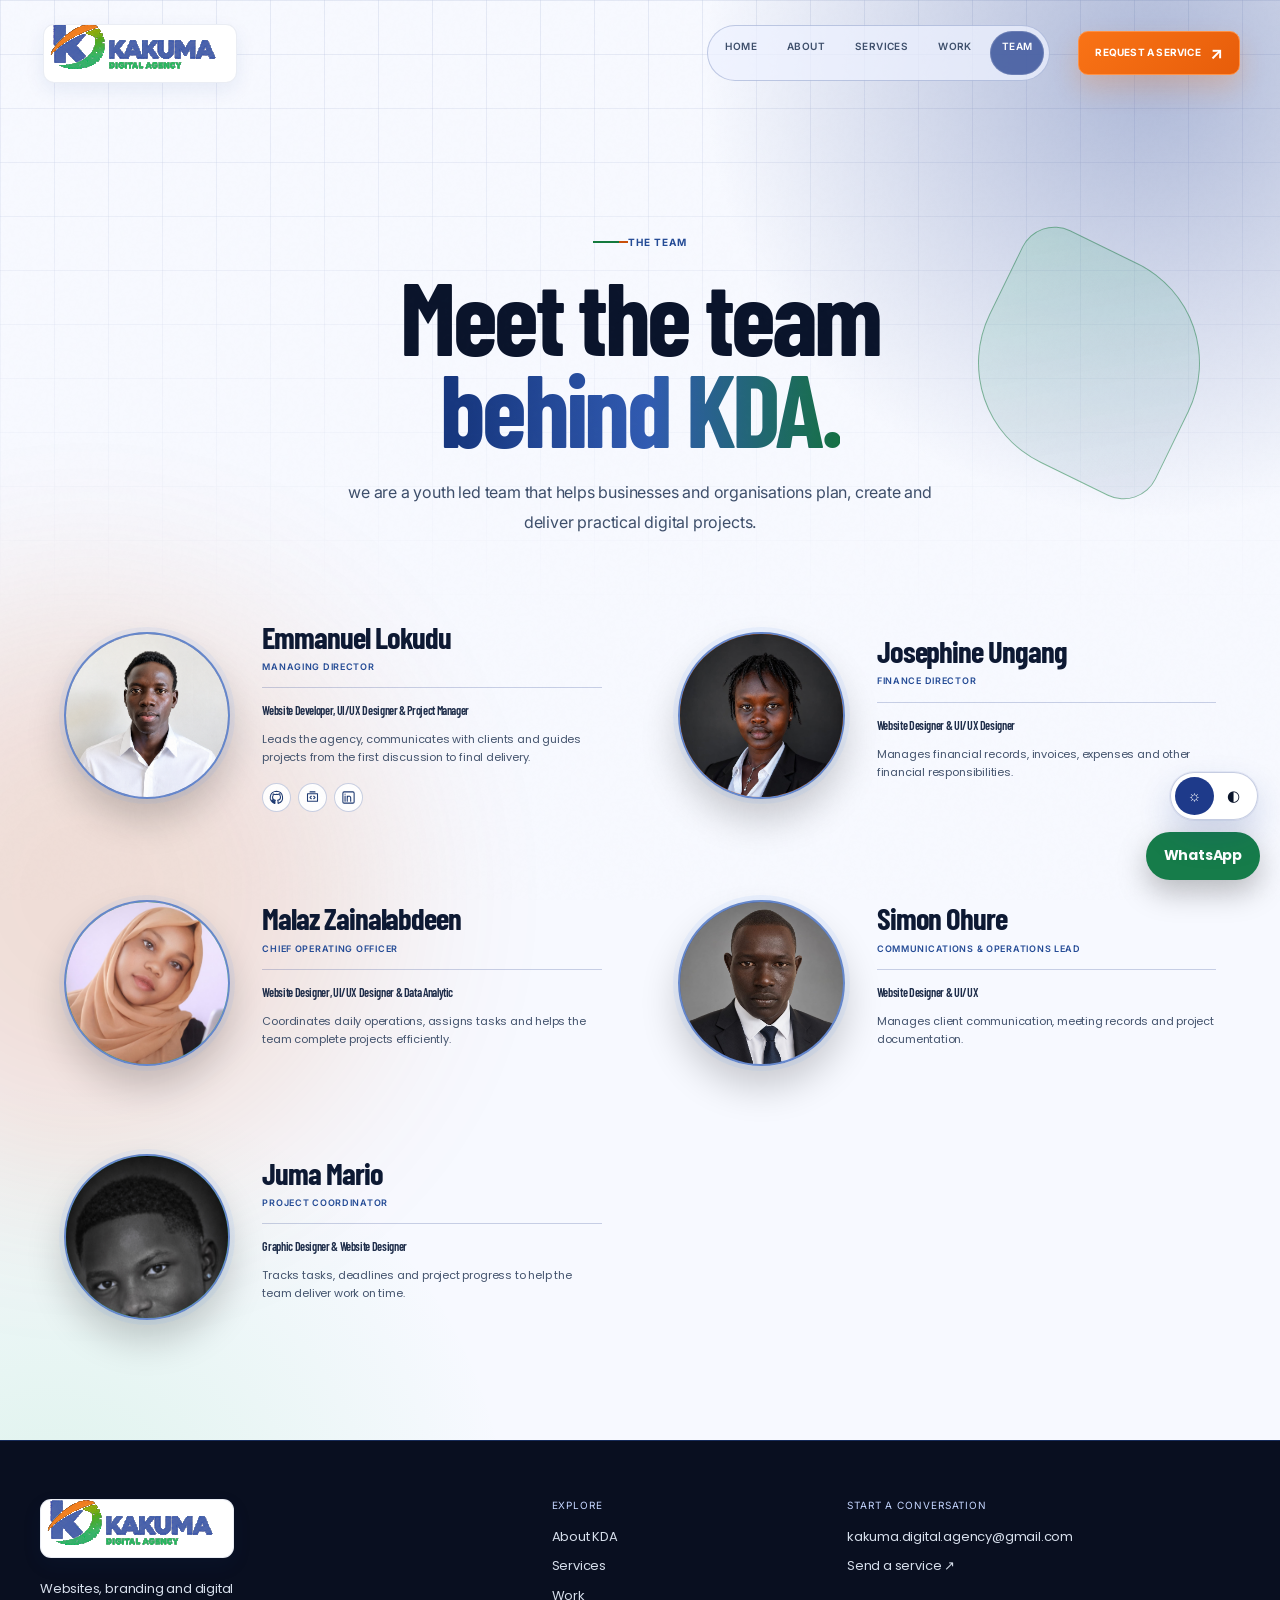
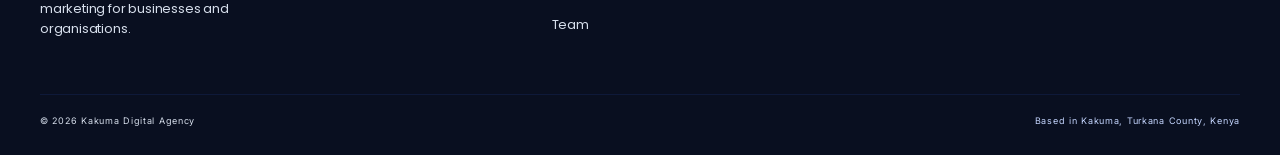
<file: team.html>
<!doctype html>
<html lang="en">

<head>
  <meta charset="UTF-8" />
  <meta name="viewport" content="width=device-width, initial-scale=1.0" />
  <meta name="description" content="Meet the Kakuma Digital Agency team serving businesses and organisations in Turkana." />
  <meta name="theme-color" content="#f7f9ff" />
  <link rel="canonical" href="https://kakuma-digital-agency.vercel.app/team.html" />
  <meta property="og:title" content="Team — Kakuma Digital Agency" />
  <meta property="og:description" content="Meet the team that provides practical website, branding and digital marketing services from Kakuma." />
  <meta property="og:type" content="website" />
  <meta property="og:url" content="https://kakuma-digital-agency.vercel.app/team.html" />
  <meta property="og:image" content="https://kakuma-digital-agency.vercel.app/assets/logo/kda-main-logo.png" />
  <link rel="icon" href="assets/logo/favicon.png" />
  <title>Team — Kakuma Digital Agency</title>
  <link rel="preconnect" href="https://fonts.googleapis.com" />
  <link rel="preconnect" href="https://fonts.gstatic.com" crossorigin />
  <link
    href="https://fonts.googleapis.com/css2?family=Barlow+Condensed:wght@600;700;800&family=Inter:wght@400;500;600;700&family=Poppins:wght@500;600;700;800&display=swap"
    rel="stylesheet" />
  <link rel="stylesheet" href="styles.css" />
  <script>document.documentElement.classList.add("js");</script>
</head>

<body data-theme="light">
  <a class="skip-link" href="#main">Skip to content</a>
  <div class="scroll-progress" aria-hidden="true"><span></span></div>
  <div class="ambient-orb orb-orange" aria-hidden="true"></div>
  <header class="site-header">
    <a class="brand" href="index.html" aria-label="Kakuma Digital Agency home"><img
        src="assets/logo/kda-main-logo-optimized.png" width="460" height="307"
        alt="Future of Kakuma Digital Agency" /></a>
    <nav class="site-nav" id="site-nav" aria-label="Main navigation">
      <a href="index.html">Home</a><a href="about.html">About</a><a href="services.html">Services</a><a
        href="work.html">Work</a><a class="is-active" href="team.html">Team</a>
    </nav>
    <div class="header-actions">
      <a class="nav-cta" href="contact.html">Request a Service <span>↗</span></a><button class="menu-toggle" type="button"
        aria-expanded="false" aria-controls="site-nav">
        <span></span><span></span><span></span><b class="sr-only">Open menu</b>
      </button>
    </div>
  </header>
  <button class="theme-toggle" type="button" aria-label="Switch to dark mode" aria-pressed="false">
    <span class="toggle-sun">☼</span><span class="toggle-moon">◐</span>
  </button>
  <main id="main">
    <section class="page-hero team-hero page-shell">
      <p class="eyebrow" data-reveal><i></i> THE TEAM</p>
      <h1 data-reveal>
        Meet the team<br /><span class="hollow">behind KDA.</span>
      </h1>
      <p class="page-lede" data-reveal>
        we are a youth led team that helps businesses and organisations plan,
        create and deliver practical digital projects.
      </p>
    </section>
    <section class="team-grid page-shell">
      <article class="team-card" data-reveal>
        <div class="team-avatar avatar-em has-photo">
          <img src="assets/images/lokudu.png" alt="Emmanuel Lokudu" decoding="async" />
        </div>
        <div class="team-content">
          <h2>Emmanuel Lokudu</h2>
          <p class="team-role">MANAGING DIRECTOR</p>
          <!-- <p>Website Developer, Project Manager</p> -->
          <h3>Website Developer, UI/UX Designer &amp; Project Manager</h3>
          <p class="team-description">
            Leads the agency, communicates with clients and guides projects from
            the first discussion to final delivery.
          </p>
          <div class="social-links" aria-label="Emmanuel Lokudu profile links">
            <a class="social-icon" href="https://github.com/emmanuellokudu" target="_blank" rel="noreferrer"
              aria-label="Emmanuel on GitHub"><svg viewBox="0 0 24 24" aria-hidden="true">
                <path
                  d="M12 2a10 10 0 0 0-3.16 19.49c.5.09.68-.21.68-.48v-1.7c-2.78.61-3.37-1.18-3.37-1.18-.45-1.15-1.11-1.46-1.11-1.46-.91-.62.07-.61.07-.61 1 .07 1.54 1.04 1.54 1.04.9 1.54 2.35 1.1 2.92.84.09-.65.35-1.1.64-1.35-2.22-.25-4.56-1.11-4.56-4.94 0-1.09.39-1.98 1.03-2.68-.1-.25-.45-1.27.1-2.65 0 0 .84-.27 2.75 1.02A9.56 9.56 0 0 1 12 6.8c.85 0 1.7.12 2.5.34 1.9-1.29 2.74-1.02 2.74-1.02.55 1.38.2 2.4.1 2.65.64.7 1.03 1.59 1.03 2.68 0 3.84-2.34 4.68-4.57 4.93.36.31.68.9.68 1.82v2.7c0 .27.18.58.69.48A10 10 0 0 0 12 2Z">
                </path>
              </svg></a><a class="social-icon is-pending" aria-label="Facebook link to be added"
              title="Facebook link to be added"><svg viewBox="0 0 24 24" aria-hidden="true">
                <path d="M14 8h2V5h-2c-2.21 0-4 1.79-4 4v2H8v3h2v5h3v-5h2.2l.8-3H13V9c0-.55.45-1 1-1Z"></path>
              </svg></a><a class="social-icon is-pending" aria-label="Instagram link to be added"
              title="Instagram link to be added"><svg viewBox="0 0 24 24" aria-hidden="true">
                <rect x="3" y="3" width="18" height="18" rx="5"></rect>
                <circle cx="12" cy="12" r="4"></circle>
                <circle cx="17.3" cy="6.8" r=".8" class="fill"></circle>
              </svg></a><a class="social-icon" href="https://emmanuel-tech-simplified-l.vercel.app" target="_blank"
              rel="noreferrer" aria-label="Emmanuel portfolio"><svg viewBox="0 0 24 24" aria-hidden="true">
                <path d="M4 6h16v12H4zM8 3h8M10 10l-2 2 2 2M14 10l2 2-2 2"></path>
              </svg></a><a class="social-icon" href="https://www.linkedin.com/in/emmanuel-lokudu-b06b1a3b2"
              target="_blank" rel="noreferrer" aria-label="Emmanuel on LinkedIn"><svg viewBox="0 0 24 24"
                aria-hidden="true">
                <path
                  d="M6.5 9.5V18M6.5 6.5v.1M10 18v-5.2c0-2 1.1-3.3 2.8-3.3s2.7 1.3 2.7 3.3V18M10 12v-2.5M15.5 12V18">
                </path>
                <rect x="3" y="3" width="18" height="18" rx="2"></rect>
              </svg></a>
          </div>
        </div>
      </article>
      <article class="team-card" data-reveal>
        <div class="team-avatar avatar-ju has-photo">
          <img src="assets/images/josephine.jpeg" alt="Josephine Ungang" decoding="async" />
        </div>
        <div class="team-content">
          <h2>Josephine Ungang</h2>
          <p class="team-role">FINANCE DIRECTOR</p>
          <h3>Website Designer &amp; UI/UX Designer</h3>
          <p class="team-description">
            Manages financial records, invoices, expenses and other financial
            responsibilities.
          </p>
          <div class="social-links" aria-label="Josephine Ungang profile links">
            <a class="social-icon is-pending" aria-label="GitHub link to be added" title="GitHub link to be added"><svg
                viewBox="0 0 24 24" aria-hidden="true">
                <path
                  d="M12 2a10 10 0 0 0-3.16 19.49c.5.09.68-.21.68-.48v-1.7c-2.78.61-3.37-1.18-3.37-1.18-.45-1.15-1.11-1.46-1.11-1.46-.91-.62.07-.61.07-.61 1 .07 1.54 1.04 1.54 1.04.9 1.54 2.35 1.1 2.92.84.09-.65.35-1.1.64-1.35-2.22-.25-4.56-1.11-4.56-4.94 0-1.09.39-1.98 1.03-2.68-.1-.25-.45-1.27.1-2.65 0 0 .84-.27 2.75 1.02A9.56 9.56 0 0 1 12 6.8c.85 0 1.7.12 2.5.34 1.9-1.29 2.74-1.02 2.74-1.02.55 1.38.2 2.4.1 2.65.64.7 1.03 1.59 1.03 2.68 0 3.84-2.34 4.68-4.57 4.93.36.31.68.9.68 1.82v2.7c0 .27.18.58.69.48A10 10 0 0 0 12 2Z">
                </path>
              </svg></a><a class="social-icon is-pending" aria-label="Facebook link to be added"
              title="Facebook link to be added"><svg viewBox="0 0 24 24" aria-hidden="true">
                <path d="M14 8h2V5h-2c-2.21 0-4 1.79-4 4v2H8v3h2v5h3v-5h2.2l.8-3H13V9c0-.55.45-1 1-1Z"></path>
              </svg></a><a class="social-icon is-pending" aria-label="Instagram link to be added"
              title="Instagram link to be added"><svg viewBox="0 0 24 24" aria-hidden="true">
                <rect x="3" y="3" width="18" height="18" rx="5"></rect>
                <circle cx="12" cy="12" r="4"></circle>
                <circle cx="17.3" cy="6.8" r=".8" class="fill"></circle>
              </svg></a><a class="social-icon is-pending" aria-label="Portfolio link to be added"
              title="Portfolio link to be added"><svg viewBox="0 0 24 24" aria-hidden="true">
                <path d="M4 6h16v12H4zM8 3h8M10 10l-2 2 2 2M14 10l2 2-2 2"></path>
              </svg></a><a class="social-icon is-pending" aria-label="LinkedIn link to be added"
              title="LinkedIn link to be added"><svg viewBox="0 0 24 24" aria-hidden="true">
                <path
                  d="M6.5 9.5V18M6.5 6.5v.1M10 18v-5.2c0-2 1.1-3.3 2.8-3.3s2.7 1.3 2.7 3.3V18M10 12v-2.5M15.5 12V18">
                </path>
                <rect x="3" y="3" width="18" height="18" rx="2"></rect>
              </svg></a>
          </div>
        </div>
      </article>
      <article class="team-card" data-reveal>
        <div class="team-avatar avatar-mz has-photo">
          <img src="assets/images/Malaz.png" alt="Malaz Zainalabdeen" loading="lazy" decoding="async" />
        </div>
        <div class="team-content">
          <h2>Malaz Zainalabdeen</h2>
          <p class="team-role">CHIEF OPERATING OFFICER</p>
          <h3>Website Designer, UI/UX Designer &amp; Data Analytic</h3>
          <p class="team-description">
            Coordinates daily operations, assigns tasks and helps the team
            complete projects efficiently.
          </p>
          <div class="social-links" aria-label="Malaz Zainalabdeen profile links">
            <a class="social-icon is-pending" aria-label="GitHub link to be added" title="GitHub link to be added"><svg
                viewBox="0 0 24 24" aria-hidden="true">
                <path
                  d="M12 2a10 10 0 0 0-3.16 19.49c.5.09.68-.21.68-.48v-1.7c-2.78.61-3.37-1.18-3.37-1.18-.45-1.15-1.11-1.46-1.11-1.46-.91-.62.07-.61.07-.61 1 .07 1.54 1.04 1.54 1.04.9 1.54 2.35 1.1 2.92.84.09-.65.35-1.1.64-1.35-2.22-.25-4.56-1.11-4.56-4.94 0-1.09.39-1.98 1.03-2.68-.1-.25-.45-1.27.1-2.65 0 0 .84-.27 2.75 1.02A9.56 9.56 0 0 1 12 6.8c.85 0 1.7.12 2.5.34 1.9-1.29 2.74-1.02 2.74-1.02.55 1.38.2 2.4.1 2.65.64.7 1.03 1.59 1.03 2.68 0 3.84-2.34 4.68-4.57 4.93.36.31.68.9.68 1.82v2.7c0 .27.18.58.69.48A10 10 0 0 0 12 2Z">
                </path>
              </svg></a><a class="social-icon is-pending" aria-label="Facebook link to be added"
              title="Facebook link to be added"><svg viewBox="0 0 24 24" aria-hidden="true">
                <path d="M14 8h2V5h-2c-2.21 0-4 1.79-4 4v2H8v3h2v5h3v-5h2.2l.8-3H13V9c0-.55.45-1 1-1Z"></path>
              </svg></a><a class="social-icon is-pending" aria-label="Instagram link to be added"
              title="Instagram link to be added"><svg viewBox="0 0 24 24" aria-hidden="true">
                <rect x="3" y="3" width="18" height="18" rx="5"></rect>
                <circle cx="12" cy="12" r="4"></circle>
                <circle cx="17.3" cy="6.8" r=".8" class="fill"></circle>
              </svg></a><a class="social-icon is-pending" aria-label="Portfolio link to be added"
              title="Portfolio link to be added"><svg viewBox="0 0 24 24" aria-hidden="true">
                <path d="M4 6h16v12H4zM8 3h8M10 10l-2 2 2 2M14 10l2 2-2 2"></path>
              </svg></a><a class="social-icon is-pending" aria-label="LinkedIn link to be added"
              title="LinkedIn link to be added"><svg viewBox="0 0 24 24" aria-hidden="true">
                <path
                  d="M6.5 9.5V18M6.5 6.5v.1M10 18v-5.2c0-2 1.1-3.3 2.8-3.3s2.7 1.3 2.7 3.3V18M10 12v-2.5M15.5 12V18">
                </path>
                <rect x="3" y="3" width="18" height="18" rx="2"></rect>
              </svg></a>
          </div>
        </div>
      </article>
      <article class="team-card" data-reveal>
        <div class="team-avatar avatar-so has-photo">
          <img src="assets/images/simon.jpeg" alt="Simon Ohure" loading="lazy" decoding="async" />
        </div>
        <div class="team-content">
          <h2>Simon Ohure</h2>
          <p class="team-role">COMMUNICATIONS &amp; OPERATIONS LEAD</p>
          <h3>Website Designer &amp; UI/UX</h3>
          <p class="team-description">
            Manages client communication, meeting records and project
            documentation.
          </p>
          <div class="social-links" aria-label="Simon Ohure profile links">
            <a class="social-icon is-pending" aria-label="GitHub link to be added" title="GitHub link to be added"><svg
                viewBox="0 0 24 24" aria-hidden="true">
                <path
                  d="M12 2a10 10 0 0 0-3.16 19.49c.5.09.68-.21.68-.48v-1.7c-2.78.61-3.37-1.18-3.37-1.18-.45-1.15-1.11-1.46-1.11-1.46-.91-.62.07-.61.07-.61 1 .07 1.54 1.04 1.54 1.04.9 1.54 2.35 1.1 2.92.84.09-.65.35-1.1.64-1.35-2.22-.25-4.56-1.11-4.56-4.94 0-1.09.39-1.98 1.03-2.68-.1-.25-.45-1.27.1-2.65 0 0 .84-.27 2.75 1.02A9.56 9.56 0 0 1 12 6.8c.85 0 1.7.12 2.5.34 1.9-1.29 2.74-1.02 2.74-1.02.55 1.38.2 2.4.1 2.65.64.7 1.03 1.59 1.03 2.68 0 3.84-2.34 4.68-4.57 4.93.36.31.68.9.68 1.82v2.7c0 .27.18.58.69.48A10 10 0 0 0 12 2Z">
                </path>
              </svg></a><a class="social-icon is-pending" aria-label="Facebook link to be added"
              title="Facebook link to be added"><svg viewBox="0 0 24 24" aria-hidden="true">
                <path d="M14 8h2V5h-2c-2.21 0-4 1.79-4 4v2H8v3h2v5h3v-5h2.2l.8-3H13V9c0-.55.45-1 1-1Z"></path>
              </svg></a><a class="social-icon is-pending" aria-label="Instagram link to be added"
              title="Instagram link to be added"><svg viewBox="0 0 24 24" aria-hidden="true">
                <rect x="3" y="3" width="18" height="18" rx="5"></rect>
                <circle cx="12" cy="12" r="4"></circle>
                <circle cx="17.3" cy="6.8" r=".8" class="fill"></circle>
              </svg></a><a class="social-icon is-pending" aria-label="Portfolio link to be added"
              title="Portfolio link to be added"><svg viewBox="0 0 24 24" aria-hidden="true">
                <path d="M4 6h16v12H4zM8 3h8M10 10l-2 2 2 2M14 10l2 2-2 2"></path>
              </svg></a><a class="social-icon is-pending" aria-label="LinkedIn link to be added"
              title="LinkedIn link to be added"><svg viewBox="0 0 24 24" aria-hidden="true">
                <path
                  d="M6.5 9.5V18M6.5 6.5v.1M10 18v-5.2c0-2 1.1-3.3 2.8-3.3s2.7 1.3 2.7 3.3V18M10 12v-2.5M15.5 12V18">
                </path>
                <rect x="3" y="3" width="18" height="18" rx="2"></rect>
              </svg></a>
          </div>
        </div>
      </article>
      <article class="team-card" data-reveal>
        <div class="team-avatar avatar-mj has-photo">
          <img src="assets/images/Juma.jpeg" alt="Juma Mario" loading="lazy" decoding="async" />
        </div>
        <div class="team-content">
          <h2>Juma Mario</h2>
          <p class="team-role">PROJECT COORDINATOR</p>
          <h3>Graphic Designer &amp; Website Designer</h3>
          <p class="team-description">
            Tracks tasks, deadlines and project progress to help the team
            deliver work on time.
          </p>
          <div class="social-links" aria-label="Juma Mario profile links">
            <a class="social-icon is-pending" aria-label="GitHub link to be added" title="GitHub link to be added"><svg
                viewBox="0 0 24 24" aria-hidden="true">
                <path
                  d="M12 2a10 10 0 0 0-3.16 19.49c.5.09.68-.21.68-.48v-1.7c-2.78.61-3.37-1.18-3.37-1.18-.45-1.15-1.11-1.46-1.11-1.46-.91-.62.07-.61.07-.61 1 .07 1.54 1.04 1.54 1.04.9 1.54 2.35 1.1 2.92.84.09-.65.35-1.1.64-1.35-2.22-.25-4.56-1.11-4.56-4.94 0-1.09.39-1.98 1.03-2.68-.1-.25-.45-1.27.1-2.65 0 0 .84-.27 2.75 1.02A9.56 9.56 0 0 1 12 6.8c.85 0 1.7.12 2.5.34 1.9-1.29 2.74-1.02 2.74-1.02.55 1.38.2 2.4.1 2.65.64.7 1.03 1.59 1.03 2.68 0 3.84-2.34 4.68-4.57 4.93.36.31.68.9.68 1.82v2.7c0 .27.18.58.69.48A10 10 0 0 0 12 2Z">
                </path>
              </svg></a><a class="social-icon is-pending" aria-label="Facebook link to be added"
              title="Facebook link to be added"><svg viewBox="0 0 24 24" aria-hidden="true">
                <path d="M14 8h2V5h-2c-2.21 0-4 1.79-4 4v2H8v3h2v5h3v-5h2.2l.8-3H13V9c0-.55.45-1 1-1Z"></path>
              </svg></a><a class="social-icon is-pending" aria-label="Instagram link to be added"
              title="Instagram link to be added"><svg viewBox="0 0 24 24" aria-hidden="true">
                <rect x="3" y="3" width="18" height="18" rx="5"></rect>
                <circle cx="12" cy="12" r="4"></circle>
                <circle cx="17.3" cy="6.8" r=".8" class="fill"></circle>
              </svg></a><a class="social-icon is-pending" aria-label="Portfolio link to be added"
              title="Portfolio link to be added"><svg viewBox="0 0 24 24" aria-hidden="true">
                <path d="M4 6h16v12H4zM8 3h8M10 10l-2 2 2 2M14 10l2 2-2 2"></path>
              </svg></a><a class="social-icon is-pending" aria-label="LinkedIn link to be added"
              title="LinkedIn link to be added"><svg viewBox="0 0 24 24" aria-hidden="true">
                <path
                  d="M6.5 9.5V18M6.5 6.5v.1M10 18v-5.2c0-2 1.1-3.3 2.8-3.3s2.7 1.3 2.7 3.3V18M10 12v-2.5M15.5 12V18">
                </path>
                <rect x="3" y="3" width="18" height="18" rx="2"></rect>
              </svg></a>
          </div>
        </div>
      </article>
    </section>
    <!-- <p class="page-shell social-note" data-reveal>
      Profile icons are active where public links have been confirmed. The
      remaining team profiles can be connected as soon as the links are
      available.
    </p> -->
  </main>
  <footer class="site-footer">
    <div class="page-shell footer-grid">
      <div>
        <a class="brand footer-brand" href="index.html"><img src="assets/logo/kda-main-logo-optimized.png" width="460"
            height="307" alt="Future of Kakuma Digital Agency" /></a>
        <p>Websites, branding and digital marketing for businesses and organisations.</p>
      </div>
      <div>
        <span>EXPLORE</span><a href="about.html">About KDA</a><a href="services.html">Services</a><a
          href="work.html">Work</a><a href="team.html">Team</a>
      </div>
      <div>
        <span>START A CONVERSATION</span><a
          href="mailto:kakuma.digital.agency@gmail.com">kakuma.digital.agency@gmail.com</a><a href="contact.html">Send a
          service ↗</a>
      </div>
    </div>
    <div class="page-shell footer-bottom">
      <p>© <span id="year"></span> Kakuma Digital Agency</p>
      <p>Based in Kakuma, Turkana County, Kenya</p>
    </div>
  </footer>
  <script src="site-config.js"></script>
  <script src="script.js"></script>
</body>

</html>
</file>
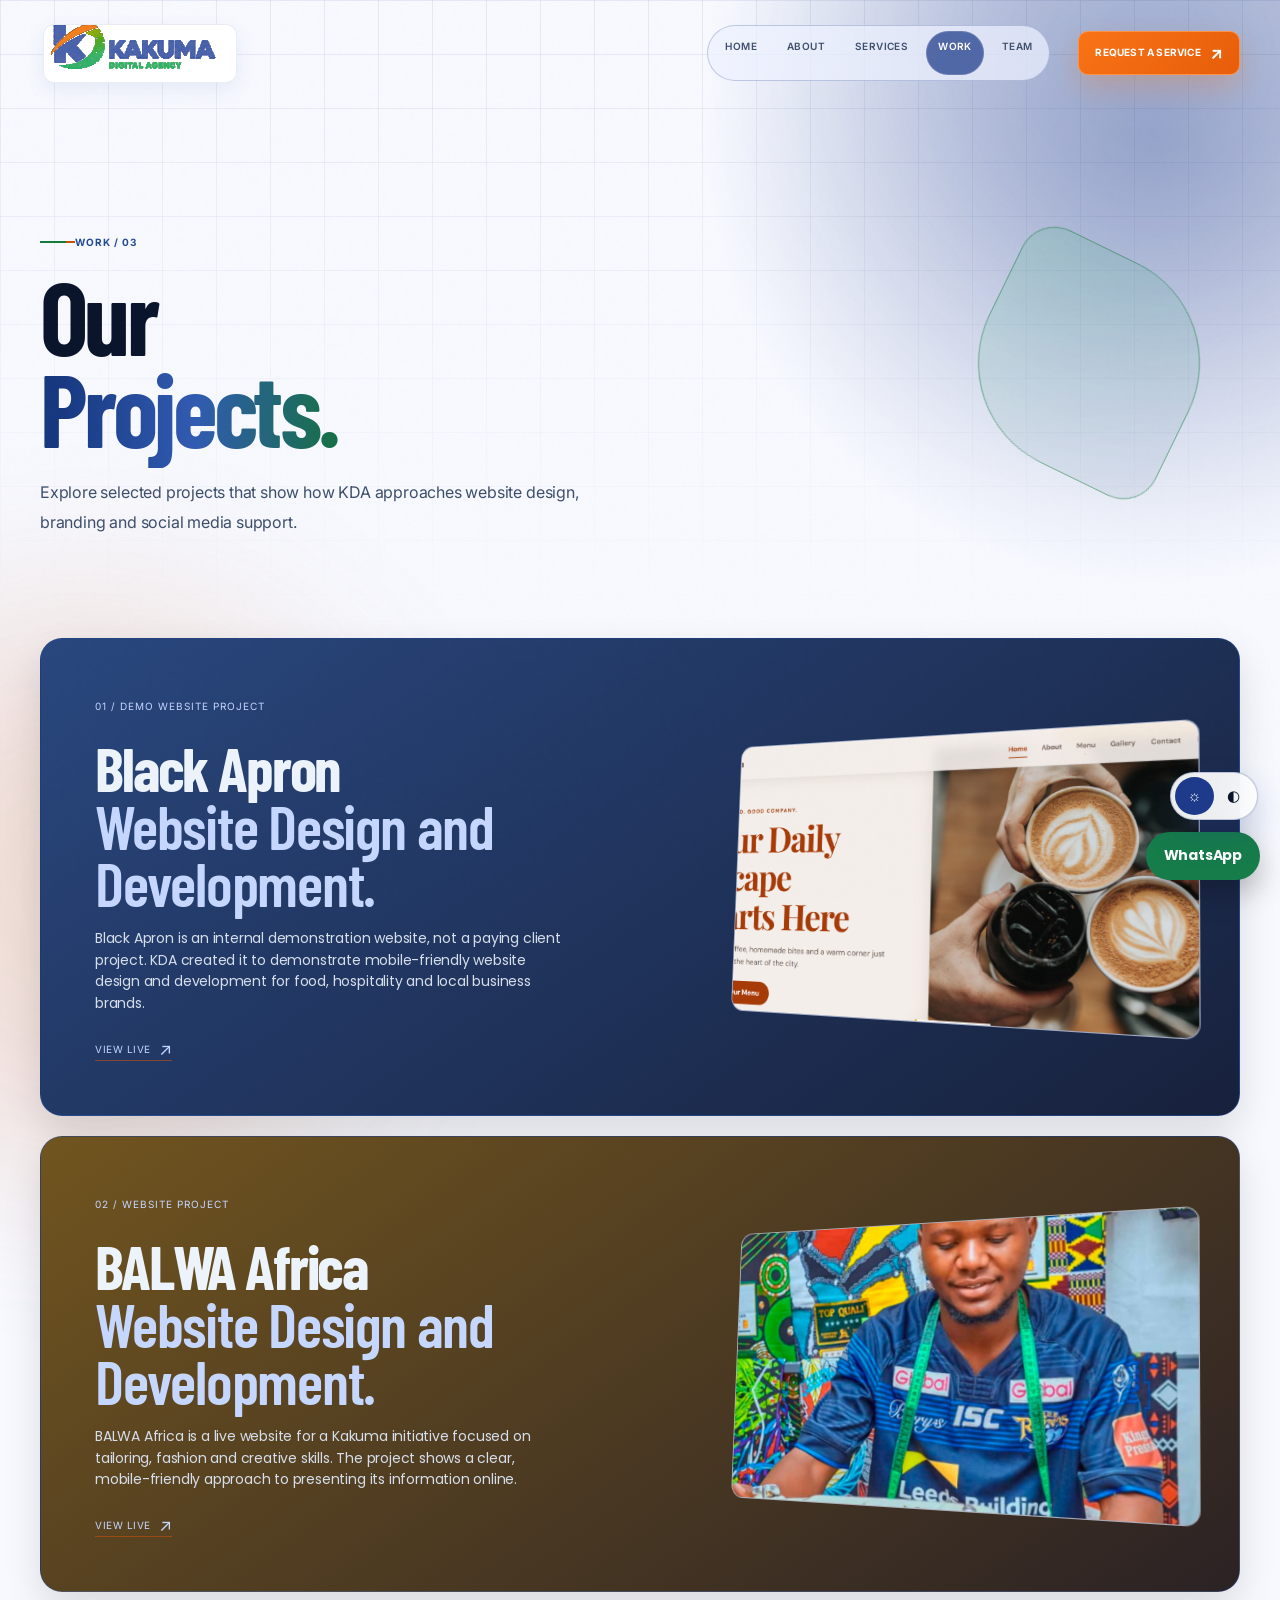
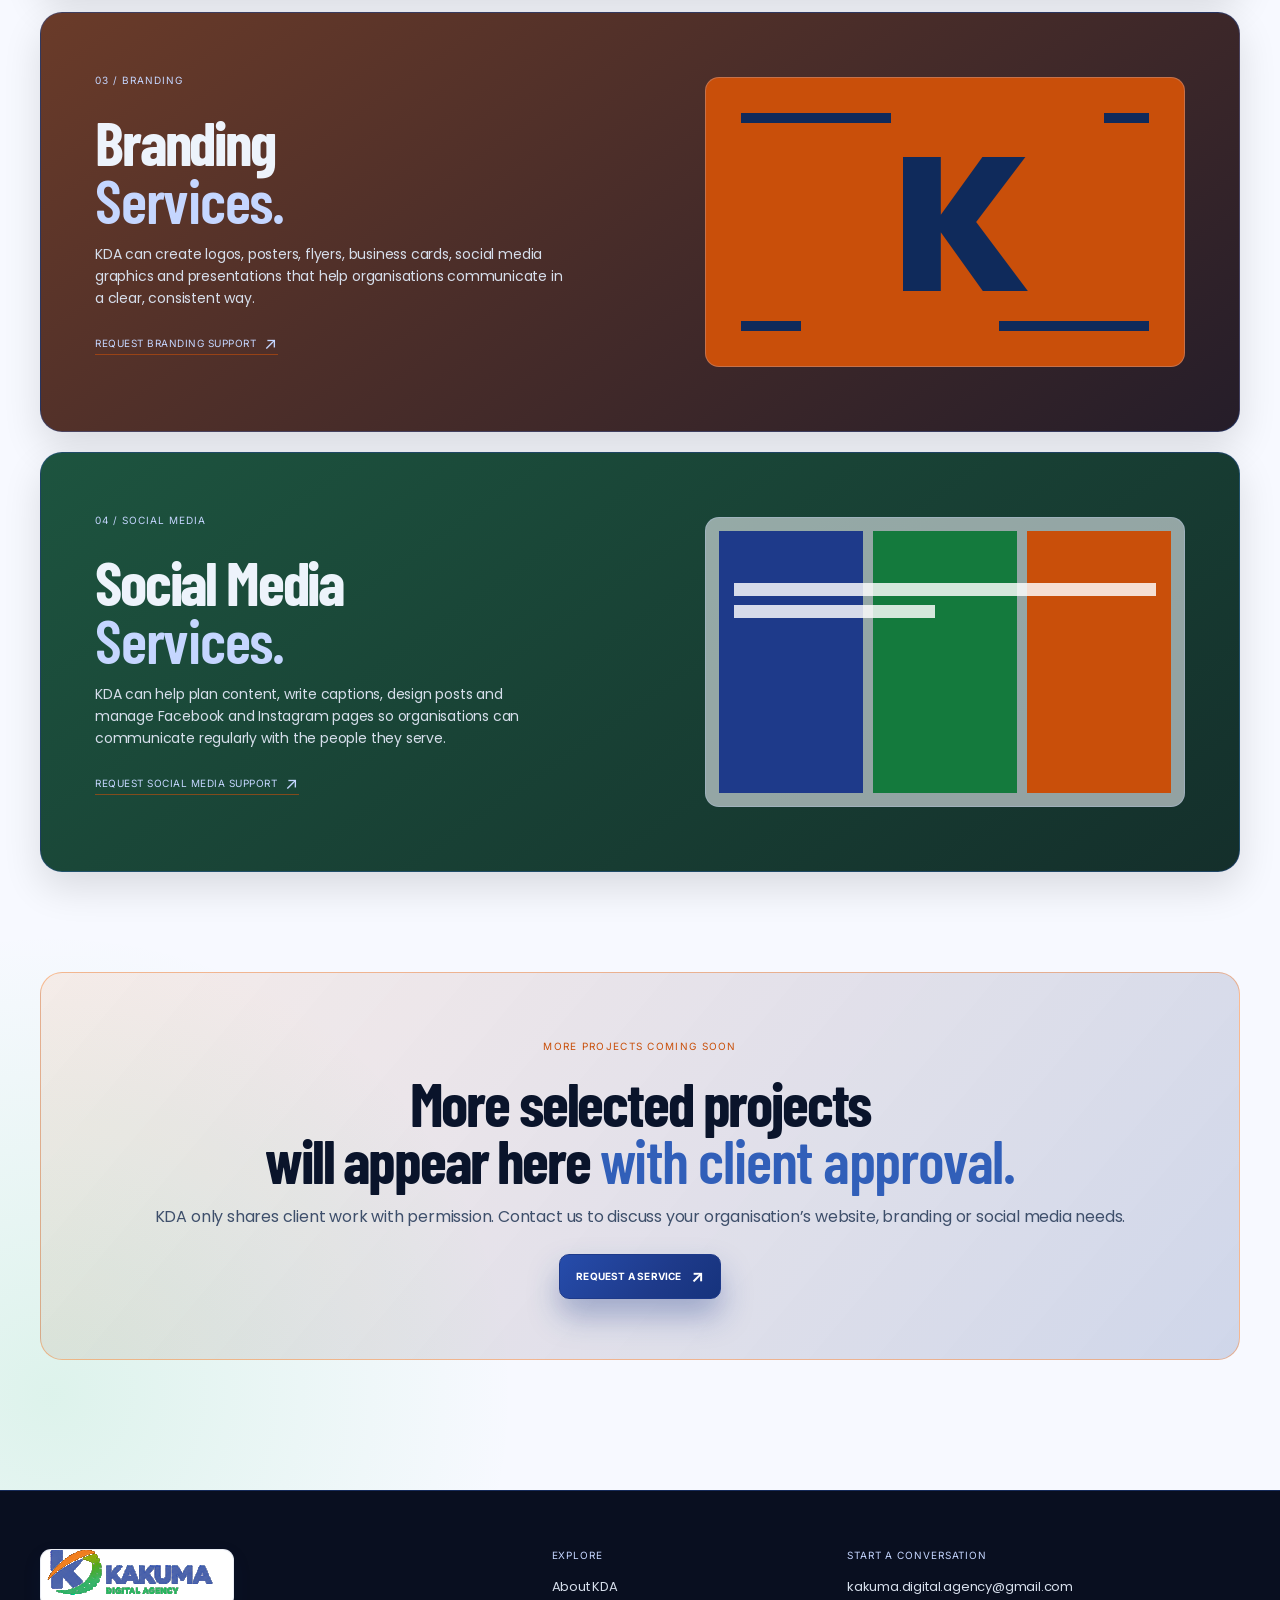
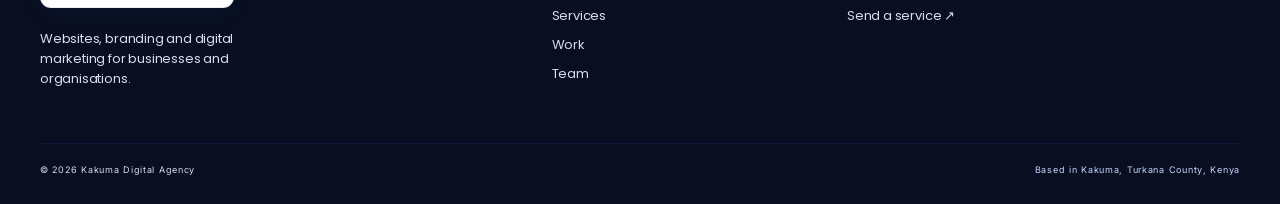
<file: work.html>
<!doctype html>
<html lang="en">

<head>
  <meta charset="UTF-8" />
  <meta name="viewport" content="width=device-width, initial-scale=1.0" />
  <meta name="description" content="Explore selected website and design projects by Kakuma Digital Agency." />
  <meta name="theme-color" content="#f7f9ff" />
  <link rel="canonical" href="https://kakuma-digital-agency.vercel.app/work.html" />
  <meta property="og:title" content="Selected Projects — Kakuma Digital Agency" />
  <meta property="og:description" content="Explore KDA's website demonstrations and selected digital projects." />
  <meta property="og:type" content="website" />
  <meta property="og:url" content="https://kakuma-digital-agency.vercel.app/work.html" />
  <meta property="og:image" content="https://kakuma-digital-agency.vercel.app/assets/black-apron.png" />
  <link rel="icon" href="assets/logo/favicon.png" />
  <title>Selected Projects — Kakuma Digital Agency</title>
  <link rel="preconnect" href="https://fonts.googleapis.com" />
  <link rel="preconnect" href="https://fonts.gstatic.com" crossorigin />
  <link
    href="https://fonts.googleapis.com/css2?family=Barlow+Condensed:wght@600;700;800&family=Inter:wght@400;500;600;700&family=Poppins:wght@500;600;700;800&display=swap"
    rel="stylesheet" />
  <link rel="stylesheet" href="styles.css" />
  <script>document.documentElement.classList.add("js");</script>
</head>

<body data-theme="light">
  <a class="skip-link" href="#main">Skip to content</a>
  <div class="scroll-progress" aria-hidden="true"><span></span></div>
  <div class="ambient-orb orb-blue" aria-hidden="true"></div>
  <div class="ambient-orb orb-orange" aria-hidden="true"></div>
  <header class="site-header">
    <a class="brand" href="index.html" aria-label="Kakuma Digital Agency home"><img
        src="assets/logo/kda-main-logo-optimized.png" width="460" height="307"
        alt="Future of Kakuma Digital Agency" /></a>
    <nav class="site-nav" id="site-nav" aria-label="Main navigation">
      <a href="index.html">Home</a><a href="about.html">About</a><a href="services.html">Services</a><a
        class="is-active" href="work.html">Work</a><a href="team.html">Team</a>
    </nav>
    <div class="header-actions">
      <a class="nav-cta" href="contact.html">Request a Service <span>↗</span></a><button class="menu-toggle" type="button"
        aria-expanded="false" aria-controls="site-nav">
        <span></span><span></span><span></span><b class="sr-only">Open menu</b>
      </button>
    </div>
  </header>
  <button class="theme-toggle" type="button" aria-label="Switch to dark mode" aria-pressed="false">
    <span class="toggle-sun">☼</span><span class="toggle-moon">◐</span>
  </button>
  <main id="main">
    <section class="page-hero page-shell">
      <p class="eyebrow" data-reveal><i></i> WORK / 03</p>
      <h1 data-reveal>
        Our<br /><span class="hollow">Projects.</span>
      </h1>
      <p class="page-lede" data-reveal>
        Explore selected projects that show how KDA approaches website design,
        branding and social media support.
      </p>
    </section>
    <section class="capability-stages page-shell">
      <article class="capability-stage stage-one" data-reveal>
        <div>
          <span>01 / DEMO WEBSITE PROJECT</span>
          <h2>Black Apron<br /><em>Website Design and Development.</em></h2>
          <p>
            Black Apron is an internal demonstration website, not a paying client
            project. KDA created it to demonstrate mobile-friendly website design
            and development for food, hospitality and local business brands.
          </p>
          <a class="text-link" href="https://black-apron-demo.vercel.app/" target="_blank"
            rel="noopener noreferrer">View Live<span>↗</span></a>
        </div>
        <div class="stage-art browser-art">
          <a href="https://black-apron-demo.vercel.app/" target="_blank" rel="noopener noreferrer"
            aria-label="Open the Black Apron website demo in a new tab"><img src="assets/black-apron.png" width="1894"
              height="871" loading="lazy" alt="Black Apron café website homepage" /></a>
        </div>
      </article>
      <article class="capability-stage stage-balwa" data-reveal>
        <div>
          <span>02 / WEBSITE PROJECT</span>
          <h2>BALWA Africa<br /><em>Website Design and Development.</em></h2>
          <p>
            BALWA Africa is a live website for a Kakuma initiative focused on
            tailoring, fashion and creative skills. The project shows a clear,
            mobile-friendly approach to presenting its information online.
          </p>
          <a class="text-link" href="https://balwaafrica.vercel.app/" target="_blank"
            rel="noopener noreferrer">View Live <span>↗</span></a>
        </div>
        <div class="stage-art browser-art balwa-art">
          <a href="https://balwaafrica.vercel.app/" target="_blank" rel="noopener noreferrer"
            aria-label="Open the BALWA Africa website in a new tab"><img src="assets/balwa-africa.jpg" width="1088"
              height="1600" loading="lazy" alt="A BALWA Africa tailor working at a sewing machine" /></a>
        </div>
      </article>
      <article class="capability-stage stage-two" data-reveal>
        <div>
          <span>03 / BRANDING</span>
          <h2>Branding<br /><em>Services.</em></h2>
          <p>
            KDA can create logos, posters, flyers, business cards, social media
            graphics and presentations that help organisations communicate in a
            clear, consistent way.
          </p>
          <a class="text-link" href="contact.html">Request branding support <span>↗</span></a>
        </div>
        <div class="stage-art brand-art" aria-hidden="true">
          <strong>K</strong><i></i><i></i><i></i><i></i>
        </div>
      </article>
      <article class="capability-stage stage-three" data-reveal>
        <div>
          <span>04 / SOCIAL MEDIA</span>
          <h2>Social Media<br /><em>Services.</em></h2>
          <p>
            KDA can help plan content, write captions, design posts and manage
            Facebook and Instagram pages so organisations can communicate regularly
            with the people they serve.
          </p>
          <a class="text-link" href="contact.html">Request social media support <span>↗</span></a>
        </div>
        <div class="stage-art social-art" aria-hidden="true">
          <i></i><i></i><i></i><b></b><b></b>
        </div>
      </article>
    </section>
    <section class="work-note page-shell" data-reveal>
      <span>MORE PROJECTS COMING SOON</span>
      <h2>
        More selected projects<br />will appear here
        <em>with client approval.</em>
      </h2>
      <p>
        KDA only shares client work with permission. Contact us to discuss your
        organisation’s website, branding or social media needs.
      </p>
      <a class="button button-primary magnetic" href="contact.html">Request a Service <span>↗</span></a>
    </section>
  </main>
  <footer class="site-footer">
    <div class="page-shell footer-grid">
      <div>
        <a class="brand footer-brand" href="index.html"><img src="assets/logo/kda-main-logo-optimized.png" width="460"
            height="307" alt="Future of Kakuma Digital Agency" /></a>
        <p>Websites, branding and digital marketing for businesses and organisations.</p>
      </div>
      <div>
        <span>EXPLORE</span><a href="about.html">About KDA</a><a href="services.html">Services</a><a
          href="work.html">Work</a><a href="team.html">Team</a>
      </div>
      <div>
        <span>START A CONVERSATION</span><a
          href="mailto:kakuma.digital.agency@gmail.com">kakuma.digital.agency@gmail.com</a><a href="contact.html">Send a
          service ↗</a>
      </div>
    </div>
    <div class="page-shell footer-bottom">
      <p>© <span id="year"></span> Kakuma Digital Agency</p>
      <p>Based in Kakuma, Turkana County, Kenya</p>
    </div>
  </footer>
  <script src="site-config.js"></script>
  <script src="script.js"></script>
</body>

</html>
</file>
<file: styles.css>
:root {
  --blue: #1e3a8a;
  --blue-glow: #6094ff;
  --orange: #f97316;
  --green: #22c55e;
  --ink: #0d1224;
  --ink-2: #121a34;
  --text: #f8fafc;
  --muted: #b1bed5;
  --line: rgba(167, 190, 238, 0.18);
  --panel: rgba(18, 26, 52, 0.76);
  --surface: #121a34;
  --shadow: 0 28px 78px rgba(0, 0, 0, 0.38);
  --on-dark-text: #edf3fb;
  --on-dark-muted: #d6deeb;
  --on-dark-accent: #c5d6ff;
  --mono: "Inter", sans-serif;
  --sans: "Poppins", Arial, sans-serif;
  --heading: "Barlow Condensed", "Poppins", sans-serif;
}
body[data-theme="light"] {
  --blue-glow: #315fb9;
  --orange: #c94f0a;
  --green: #147a3d;
  --ink: #f7f9ff;
  --ink-2: #eef2ff;
  --text: #0a142b;
  --muted: #3e4f6b;
  --line: rgba(30, 58, 138, 0.24);
  --panel: rgba(255, 255, 255, 0.94);
  --surface: #ffffff;
  --shadow: 0 24px 62px rgba(30, 58, 138, 0.12);
}
* {
  box-sizing: border-box;
}
html {
  scroll-behavior: smooth;
}
body {
  margin: 0;
  overflow-x: hidden;
  background: var(--ink);
  color: var(--text);
  font-family: var(--sans);
  line-height: 1.55;
  transition:
    background 0.35s,
    color 0.35s;
}
body::before {
  content: "";
  position: fixed;
  inset: 0;
  pointer-events: none;
  z-index: -4;
  opacity: 0.46;
  background-image:
    linear-gradient(var(--line) 1px, transparent 1px),
    linear-gradient(90deg, var(--line) 1px, transparent 1px);
  background-size: 58px 58px;
  mask-image: linear-gradient(to bottom, black, transparent 76%);
}
body::after {
  content: "";
  position: fixed;
  inset: 0;
  pointer-events: none;
  z-index: 30;
  opacity: 0.03;
  background-image: url("data:image/svg+xml,%3Csvg viewBox='0 0 180 180' xmlns='http://www.w3.org/2000/svg'%3E%3Cfilter id='n'%3E%3CfeTurbulence type='fractalNoise' baseFrequency='.9' numOctaves='4' stitchTiles='stitch'/%3E%3C/filter%3E%3Crect width='100%25' height='100%25' filter='url(%23n)' opacity='.55'/%3E%3C/svg%3E");
}
a {
  color: inherit;
  text-decoration: none;
}
button,
input,
textarea,
select {
  font: inherit;
}
button {
  cursor: pointer;
}
img {
  display: block;
  max-width: 100%;
}
.page-shell {
  width: min(1180px, calc(100% - 48px));
  margin: 0 auto;
}
.sr-only {
  position: absolute;
  width: 1px;
  height: 1px;
  overflow: hidden;
  clip: rect(0, 0, 0, 0);
  white-space: nowrap;
}
.skip-link {
  position: fixed;
  top: -100px;
  left: 1rem;
  z-index: 99;
  padding: 0.6rem 1rem;
  border-radius: 0.45rem;
  background: var(--orange);
  color: #07111f;
  font-weight: 800;
}
.skip-link:focus {
  top: 1rem;
}
.ambient-orb {
  position: fixed;
  z-index: -3;
  width: 35rem;
  height: 35rem;
  border-radius: 50%;
  filter: blur(100px);
  opacity: 0.16;
  pointer-events: none;
  animation: drift 17s ease-in-out infinite alternate;
}
.orb-blue {
  top: -14rem;
  right: -10rem;
  background: var(--blue);
}
.orb-orange {
  bottom: -17rem;
  left: -12rem;
  background: var(--orange);
  animation-delay: -8s;
}
@keyframes drift {
  to {
    transform: translate3d(-8vw, 6vh, 0) scale(1.08);
  }
}
.scroll-progress {
  position: fixed;
  z-index: 80;
  top: 0;
  left: 0;
  right: 0;
  height: 2px;
  background: transparent;
}
.scroll-progress span {
  display: block;
  height: 100%;
  width: 0;
  background: linear-gradient(
    90deg,
    var(--orange),
    var(--blue-glow),
    var(--green)
  );
  box-shadow: 0 0 13px var(--blue-glow);
}
.site-header {
  position: sticky;
  z-index: 40;
  top: 0;
  width: min(1320px, calc(100% - 48px));
  height: 84px;
  margin: 0 auto;
  display: flex;
  align-items: center;
  gap: 28px;
  border-bottom: 1px solid transparent;
  transition:
    background 0.3s,
    border 0.3s,
    box-shadow 0.3s;
}
.site-header.is-scrolled {
  background: color-mix(in srgb, var(--ink) 78%, transparent);
  border-color: var(--line);
  backdrop-filter: blur(18px);
  box-shadow: 0 9px 30px rgba(0, 0, 0, 0.06);
}
.brand img {
  width: 173px;
  height: 56px;
  object-fit: contain;
  object-position: left center;
}
.site-nav {
  display: flex;
  align-items: center;
  gap: 22px;
  margin-left: auto;
}
.site-nav a {
  position: relative;
  padding: 7px 0;
  color: var(--muted);
  font-family: var(--mono);
  font-size: 10px;
  letter-spacing: 0.08em;
  text-transform: uppercase;
}
.site-nav a::after {
  content: "";
  position: absolute;
  left: 0;
  bottom: 0;
  height: 1px;
  width: 0;
  background: var(--orange);
  transition: width 0.25s;
}
.site-nav a:hover,
.site-nav a.is-active {
  color: var(--text);
}
.site-nav a:hover::after,
.site-nav a.is-active::after {
  width: 100%;
}
.header-actions {
  display: flex;
  align-items: center;
  gap: 10px;
}
.nav-cta,
.button {
  display: inline-flex;
  align-items: center;
  justify-content: center;
  gap: 9px;
  min-height: 43px;
  padding: 0 16px;
  border: 1px solid var(--line);
  border-radius: 7px;
  font-family: var(--mono);
  font-size: 10px;
  letter-spacing: 0.04em;
  text-transform: uppercase;
  font-weight: 500;
  transition:
    transform 0.23s,
    border-color 0.23s,
    background 0.23s,
    box-shadow 0.23s;
}
.nav-cta {
  background: var(--text);
  color: var(--ink);
  border-color: var(--text);
}
.nav-cta:hover,
.button:hover {
  transform: translateY(-3px);
}
.nav-cta span,
.button span,
.text-link span {
  color: var(--orange);
  font-size: 17px;
  line-height: 0;
}
.theme-toggle {
  width: 43px;
  height: 43px;
  padding: 3px;
  display: grid;
  grid-template-columns: 1fr 1fr;
  align-items: center;
  border: 1px solid var(--line);
  border-radius: 7px;
  background: var(--panel);
  color: var(--text);
}
.theme-toggle span {
  display: grid;
  place-items: center;
  height: 31px;
  border-radius: 4px;
  font-size: 15px;
  transition:
    transform 0.25s,
    background 0.25s,
    color 0.25s;
}
body[data-theme="dark"] .toggle-moon,
body[data-theme="light"] .toggle-sun {
  background: var(--orange);
  color: #07111f;
}
.menu-toggle {
  display: none;
  width: 43px;
  height: 43px;
  place-content: center;
  gap: 4px;
  padding: 0;
  background: var(--panel);
  border: 1px solid var(--line);
  border-radius: 7px;
}
.menu-toggle span {
  width: 18px;
  height: 1px;
  background: var(--text);
  transition: transform 0.25s;
}
.eyebrow {
  display: flex;
  align-items: center;
  gap: 9px;
  margin: 0 0 21px;
  color: var(--blue-glow);
  font: 500 10px var(--mono);
  letter-spacing: 0.13em;
}
.eyebrow i {
  width: 24px;
  height: 1px;
  background: var(--orange);
  box-shadow: 9px 0 0 var(--orange);
}
h1,
h2,
h3,
p {
  margin-top: 0;
}
h1,
h2,
h3 {
  font-family: var(--sans);
  letter-spacing: -0.075em;
  line-height: 0.98;
}
h1 {
  margin-bottom: 25px;
  font-size: clamp(3.35rem, 8vw, 7.65rem);
  font-weight: 800;
}
h1 > span {
  display: block;
}
.hollow {
  color: transparent;
  -webkit-text-stroke: 1px color-mix(in srgb, var(--text) 68%, transparent);
}
h2 {
  font-size: clamp(2.35rem, 4.8vw, 4.7rem);
  font-weight: 800;
}
h2 em,
h1 em {
  color: var(--blue-glow);
  font-family: Georgia, serif;
  font-weight: 400;
  letter-spacing: -0.08em;
}
.page-lede,
.hero-text {
  color: var(--muted);
  max-width: 590px;
  font-size: 17px;
  line-height: 1.75;
}
.hero {
  min-height: calc(100vh - 84px);
  display: grid;
  grid-template-columns: 1.04fr 0.96fr;
  gap: 36px;
  align-items: center;
  padding: 80px 0 90px;
}
.hero-copy {
  position: relative;
  z-index: 2;
}
.hero-actions {
  display: flex;
  flex-wrap: wrap;
  gap: 12px;
  margin: 34px 0 48px;
}
.button-primary {
  position: relative;
  overflow: hidden;
  border-color: var(--blue);
  background: linear-gradient(135deg, var(--blue), #145ac8);
  color: #fff;
  box-shadow: 0 12px 28px rgba(39, 118, 234, 0.26);
}
.button-primary::before {
  content: "";
  position: absolute;
  inset: -100%;
  background: linear-gradient(
    105deg,
    transparent 42%,
    rgba(255, 255, 255, 0.3) 50%,
    transparent 58%
  );
  transform: translateX(-50%);
  transition: transform 0.6s;
}
.button-primary:hover::before {
  transform: translateX(50%);
}
.button-primary > * {
  position: relative;
}
.button-ghost {
  background: transparent;
  color: var(--text);
}
.button-ghost:hover {
  border-color: var(--blue-glow);
  background: var(--panel);
}
.signal-row {
  display: flex;
  flex-wrap: wrap;
  gap: 25px;
  color: var(--muted);
  font: 10px var(--mono);
  letter-spacing: 0.08em;
}
.signal-row span {
  display: flex;
  align-items: center;
  gap: 8px;
}
.signal-row b,
.live-dot {
  display: inline-block;
  width: 7px;
  height: 7px;
  border-radius: 50%;
  background: var(--green);
  box-shadow:
    0 0 0 4px color-mix(in srgb, var(--green) 14%, transparent),
    0 0 12px var(--green);
  animation: pulse 1.8s infinite;
}
@keyframes pulse {
  50% {
    opacity: 0.35;
    box-shadow: 0 0 0 8px color-mix(in srgb, var(--green) 0%, transparent);
  }
}
.hero-visual {
  min-height: 600px;
  position: relative;
  display: grid;
  place-items: center;
  isolation: isolate;
}
.hero-visual::before {
  content: "";
  position: absolute;
  inset: 8% 1%;
  z-index: -2;
  border: 1px solid var(--line);
  border-radius: 48% 52% 47% 53% / 58% 45% 55% 42%;
  background: radial-gradient(
    circle at center,
    color-mix(in srgb, var(--blue) 24%, transparent),
    transparent 58%
  );
  transform: rotate(-14deg);
}
.grid-sphere {
  position: absolute;
  width: min(31vw, 405px);
  aspect-ratio: 1;
  border: 1px solid color-mix(in srgb, var(--blue-glow) 37%, transparent);
  border-radius: 50%;
  background:
    repeating-linear-gradient(
      0deg,
      transparent 0 29px,
      color-mix(in srgb, var(--blue-glow) 18%, transparent) 30px 31px
    ),
    repeating-linear-gradient(
      90deg,
      transparent 0 29px,
      color-mix(in srgb, var(--blue-glow) 18%, transparent) 30px 31px
    );
  mask-image: radial-gradient(circle, black 43%, transparent 69%);
  animation: spin 25s linear infinite;
}
@keyframes spin {
  to {
    transform: rotate(360deg);
  }
}
.orbit {
  position: absolute;
  border: 1px solid color-mix(in srgb, var(--text) 22%, transparent);
  border-radius: 50%;
}
.orbit-a {
  width: 430px;
  height: 250px;
  transform: rotate(37deg);
  animation: orbit 12s linear infinite;
}
.orbit-b {
  width: 310px;
  height: 510px;
  transform: rotate(-43deg);
  border-color: color-mix(in srgb, var(--orange) 38%, transparent);
  animation: orbit 17s linear infinite reverse;
}
@keyframes orbit {
  to {
    transform: rotate(397deg);
  }
}
.orbit-dot {
  position: absolute;
  width: 10px;
  height: 10px;
  border-radius: 50%;
  background: var(--orange);
  box-shadow: 0 0 20px var(--orange);
}
.dot-a {
  top: 21%;
  right: 22%;
}
.dot-b {
  bottom: 17%;
  left: 17%;
  width: 7px;
  height: 7px;
  background: var(--green);
  box-shadow: 0 0 15px var(--green);
}
.logo-core {
  width: min(26vw, 310px);
  aspect-ratio: 1;
  padding: 32px;
  display: flex;
  flex-direction: column;
  justify-content: space-between;
  border: 1px solid color-mix(in srgb, var(--text) 34%, transparent);
  border-radius: 23px 0 23px 0;
  background: linear-gradient(
    145deg,
    color-mix(in srgb, var(--panel) 84%, transparent),
    color-mix(in srgb, var(--blue) 10%, transparent)
  );
  box-shadow:
    var(--shadow),
    inset 0 1px 0 rgba(255, 255, 255, 0.09);
  backdrop-filter: blur(14px);
  animation: float 5s ease-in-out infinite;
}
.logo-core img {
  width: 100%;
  object-fit: contain;
}
.logo-core span {
  color: var(--muted);
  font: 9px var(--mono);
  letter-spacing: 0.09em;
  line-height: 1.55;
}
@keyframes float {
  50% {
    transform: translateY(-14px);
  }
}
.hud-card {
  position: absolute;
  padding: 13px 15px;
  border: 1px solid var(--line);
  background: color-mix(in srgb, var(--panel) 89%, transparent);
  box-shadow: var(--shadow);
  backdrop-filter: blur(13px);
}
.hud-card span,
.hud-card small {
  display: block;
  color: var(--blue-glow);
  font: 9px var(--mono);
  letter-spacing: 0.08em;
}
.hud-card strong {
  display: block;
  margin-top: 5px;
  font-size: 14px;
  line-height: 1.15;
  letter-spacing: -0.05em;
}
.hud-top {
  top: 14%;
  left: 0;
  border-left: 2px solid var(--orange);
}
.hud-bottom {
  right: 0;
  bottom: 15%;
  display: flex;
  gap: 10px;
  align-items: center;
}
.hud-bottom strong {
  color: var(--text);
  font: 9px var(--mono);
  letter-spacing: 0.08em;
}
.vertical-tag {
  position: absolute;
  right: -16px;
  bottom: 2%;
  margin: 0;
  color: var(--muted);
  font: 9px var(--mono);
  letter-spacing: 0.16em;
  writing-mode: vertical-rl;
}
.marquee {
  display: flex;
  overflow: hidden;
  border-top: 1px solid var(--line);
  border-bottom: 1px solid var(--line);
  background: color-mix(in srgb, var(--panel) 70%, transparent);
  white-space: nowrap;
}
.marquee > div {
  display: flex;
  align-items: center;
  gap: 28px;
  min-width: max-content;
  padding: 17px 0;
  color: var(--text);
  font: 500 12px var(--mono);
  letter-spacing: 0.12em;
  animation: marquee 24s linear infinite;
}
.marquee b {
  color: var(--orange);
  font-size: 15px;
}
@keyframes marquee {
  to {
    transform: translateX(-50%);
  }
}
.section-pad {
  padding: 140px 0;
}
.intro-section {
  display: grid;
  grid-template-columns: 0.35fr 1fr;
  gap: 45px;
}
.section-index {
  display: flex;
  align-items: center;
  gap: 11px;
  color: var(--muted);
  font: 10px var(--mono);
  letter-spacing: 0.1em;
}
.section-index span {
  color: var(--orange);
}
.section-index i {
  width: 45px;
  height: 1px;
  background: var(--line);
}
.section-index p {
  margin: 0;
}
.statement {
  display: grid;
  grid-template-columns: 1.15fr 0.74fr;
  gap: 65px;
  align-items: end;
}
.statement p {
  color: var(--muted);
  font-size: 16px;
  line-height: 1.8;
}
.text-link {
  display: inline-flex;
  align-items: center;
  gap: 8px;
  margin-top: 14px;
  color: var(--text);
  border-bottom: 1px solid color-mix(in srgb, var(--orange) 60%, transparent);
  padding-bottom: 5px;
  font: 10px var(--mono);
  letter-spacing: 0.05em;
  text-transform: uppercase;
  transition: color 0.2s;
}
.text-link:hover {
  color: var(--blue-glow);
}
.section-heading {
  display: grid;
  grid-template-columns: 1fr auto;
  align-items: end;
  gap: 20px;
  margin-bottom: 42px;
}
.section-heading h2 {
  margin: 0;
}
.bento-grid {
  display: grid;
  grid-template-columns: 1.16fr 0.84fr;
  grid-template-rows: 260px 260px;
  gap: 12px;
}
.bento {
  position: relative;
  overflow: hidden;
  display: flex;
  flex-direction: column;
  justify-content: space-between;
  padding: 24px;
  border: 1px solid var(--line);
  border-radius: 11px;
  background: var(--panel);
  box-shadow: inset 0 1px 0 rgba(255, 255, 255, 0.06);
  transform-style: preserve-3d;
  transition:
    border-color 0.25s,
    box-shadow 0.25s;
}
.bento:hover {
  border-color: color-mix(in srgb, var(--blue-glow) 60%, transparent);
  box-shadow:
    0 22px 45px rgba(0, 0, 0, 0.16),
    inset 0 1px 0 rgba(255, 255, 255, 0.12);
}
.bento-web {
  grid-row: span 2;
  background: linear-gradient(
    135deg,
    color-mix(in srgb, var(--blue) 26%, var(--panel)),
    var(--panel)
  );
}
.bento-brand {
  background: linear-gradient(
    135deg,
    color-mix(in srgb, var(--orange) 18%, var(--panel)),
    var(--panel)
  );
}
.bento-social {
  background: linear-gradient(
    135deg,
    color-mix(in srgb, var(--green) 15%, var(--panel)),
    var(--panel)
  );
}
.bento-strategy {
  background: linear-gradient(
    135deg,
    color-mix(in srgb, #846eff 17%, var(--panel)),
    var(--panel)
  );
}
.bento-num {
  color: var(--muted);
  font: 10px var(--mono);
}
.bento-icon {
  position: absolute;
  top: 24px;
  right: 24px;
  display: grid;
  place-items: center;
  width: 36px;
  height: 36px;
  border: 1px solid var(--line);
  border-radius: 50%;
  color: var(--orange);
  font-size: 18px;
}
.bento h3 {
  position: relative;
  z-index: 2;
  margin: 0 0 7px;
  font-size: clamp(1.5rem, 2.3vw, 2.4rem);
}
.bento p {
  position: relative;
  z-index: 2;
  max-width: 285px;
  margin: 0;
  color: var(--muted);
  font-size: 13px;
}
.bento > a {
  position: absolute;
  z-index: 3;
  right: 24px;
  bottom: 23px;
  width: 34px;
  height: 34px;
  display: grid;
  place-items: center;
  border-radius: 50%;
  background: var(--text);
  color: var(--ink);
  font-size: 17px;
  transition: transform 0.2s;
}
.bento > a:hover {
  transform: rotate(45deg);
}
.browser-mock {
  position: absolute;
  right: -3%;
  bottom: 8%;
  width: 60%;
  height: 63%;
  padding: 15px;
  border: 1px solid rgba(255, 255, 255, 0.2);
  border-radius: 12px 0 0 0;
  background: rgba(5, 18, 36, 0.8);
  transform: perspective(600px) rotateY(-10deg) rotateX(3deg);
}
.browser-mock i {
  display: block;
  width: 7px;
  height: 7px;
  border-radius: 50%;
  background: var(--orange);
  box-shadow:
    12px 0 0 var(--blue-glow),
    24px 0 0 var(--green);
}
.browser-mock b {
  display: inline-block;
  width: 45%;
  height: 9px;
  margin: 20px 0 5px;
  background: var(--blue);
}
.browser-mock b:nth-of-type(2) {
  display: block;
  width: 78%;
  height: 7px;
  margin: 6px 0;
  background: rgba(255, 255, 255, 0.4);
}
.browser-mock b:nth-of-type(3) {
  display: block;
  width: 57%;
  height: 7px;
  margin: 0;
  background: rgba(255, 255, 255, 0.19);
}
.browser-mock span {
  display: block;
  height: 62px;
  margin-top: 12px;
  background: linear-gradient(
    115deg,
    var(--blue) 0 36%,
    var(--orange) 36% 58%,
    rgba(255, 255, 255, 0.12) 58%
  );
}
.mark-mock {
  position: absolute;
  right: 7%;
  bottom: -20px;
  width: 150px;
  height: 150px;
  display: grid;
  place-items: center;
  border: 1px dashed color-mix(in srgb, var(--orange) 60%, transparent);
  border-radius: 50%;
  transform: rotate(-16deg);
}
.mark-mock strong {
  color: var(--orange);
  font-size: 76px;
  font-weight: 800;
}
.mark-mock i {
  position: absolute;
  width: 22px;
  height: 4px;
  background: var(--blue-glow);
}
.mark-mock i:nth-of-type(1) {
  top: 16px;
}
.mark-mock i:nth-of-type(2) {
  right: 16px;
  transform: rotate(90deg);
}
.mark-mock i:nth-of-type(3) {
  bottom: 16px;
}
.social-mock {
  position: absolute;
  right: 8%;
  bottom: 10%;
  display: flex;
  gap: 8px;
  align-items: end;
}
.social-mock i {
  display: block;
  width: 43px;
  height: 70px;
  background: var(--blue);
}
.social-mock i:nth-of-type(2) {
  height: 103px;
  background: var(--orange);
}
.social-mock i:nth-of-type(3) {
  height: 52px;
  background: var(--green);
}
.data-mock {
  position: absolute;
  right: 9%;
  bottom: 14%;
  display: flex;
  gap: 6px;
  align-items: end;
  height: 118px;
}
.data-mock i {
  width: 14px;
  height: 35%;
  background: var(--blue-glow);
}
.data-mock i:nth-child(2) {
  height: 75%;
  background: var(--orange);
}
.data-mock i:nth-child(3) {
  height: 53%;
  background: var(--green);
}
.data-mock i:nth-child(4) {
  height: 90%;
  background: var(--blue);
}
.data-mock i:nth-child(5) {
  height: 100%;
  background: #876aff;
}
.process-section {
  border-top: 1px solid var(--line);
  background: color-mix(in srgb, var(--ink-2) 65%, transparent);
}
.process-layout {
  display: grid;
  grid-template-columns: 0.8fr 1.2fr;
  gap: 100px;
  align-items: center;
}
.process-copy > p:not(.eyebrow) {
  color: var(--muted);
  max-width: 420px;
  font-size: 16px;
  line-height: 1.8;
}
.process-copy .button {
  margin-top: 18px;
}
.process-steps {
  padding: 0;
  margin: 0;
  list-style: none;
  border-top: 1px solid var(--line);
}
.process-steps li {
  display: grid;
  grid-template-columns: 65px 1fr;
  gap: 21px;
  padding: 24px 0;
  border-bottom: 1px solid var(--line);
  transition:
    padding 0.25s,
    background 0.25s;
}
.process-steps li:hover {
  padding-left: 16px;
  background: color-mix(in srgb, var(--blue) 7%, transparent);
}
.process-steps li > span {
  color: var(--orange);
  font: 11px var(--mono);
}
.process-steps h3 {
  margin: 0 0 4px;
  font-size: 24px;
}
.process-steps p {
  margin: 0;
  color: var(--muted);
  font-size: 13px;
}
.team-preview .section-heading {
  margin-bottom: 38px;
}
.mini-team-grid {
  display: grid;
  grid-template-columns: repeat(4, 1fr);
  gap: 12px;
}
.mini-team-grid article {
  padding: 20px;
  border: 1px solid var(--line);
  background: var(--panel);
  transition:
    transform 0.25s,
    border 0.25s;
}
.mini-team-grid article:hover {
  transform: translateY(-7px);
  border-color: var(--orange);
}
.initial-avatar {
  position: relative;
  width: 80px;
  height: 80px;
  display: grid;
  place-items: center;
  overflow: hidden;
  margin-bottom: 36px;
  border-radius: 5px 30px 5px 30px;
  color: #fff;
  font-size: 23px;
  font-weight: 800;
  letter-spacing: -0.08em;
}
.initial-avatar::before {
  content: "";
  position: absolute;
  width: 130%;
  height: 44%;
  bottom: -16%;
  background: rgba(255, 255, 255, 0.17);
  transform: rotate(-30deg);
}
.initial-avatar > * {
  position: relative;
}
.avatar-em {
  background: linear-gradient(135deg, #2776ea, #0d356d);
}
.avatar-mz {
  background: linear-gradient(135deg, #ff9d00, #ae4a00);
}
.avatar-so {
  background: linear-gradient(135deg, #39b54a, #126c51);
}
.avatar-mj {
  background: linear-gradient(135deg, #846eff, #31258f);
}
.mini-team-grid p,
.team-content > p:first-child {
  margin: 0 0 8px;
  color: var(--blue-glow);
  font: 9px var(--mono);
  letter-spacing: 0.08em;
}
.mini-team-grid h3 {
  margin: 0;
  font-size: 19px;
}
.cta-panel {
  position: relative;
  overflow: hidden;
  margin-bottom: 140px;
  padding: 70px;
  border: 1px solid color-mix(in srgb, var(--blue) 70%, transparent);
  border-radius: 14px;
  background: linear-gradient(130deg, #0e48ab, #071a37 57%, #0b1c36);
  box-shadow: 0 25px 70px rgba(7, 40, 95, 0.3);
}
.cta-panel h2 {
  max-width: 760px;
  margin: 0 0 18px;
  color: #fff;
}
.cta-panel h2 em {
  color: #cce3ff;
}
.cta-panel > p:not(.eyebrow) {
  max-width: 540px;
  color: #cfdeff;
}
.cta-panel .button {
  margin-top: 10px;
  background: #fff;
  color: #0b2350;
  border-color: #fff;
}
.cta-noise {
  position: absolute;
  inset: 0;
  opacity: 0.12;
  background: repeating-radial-gradient(
    circle at 0 0,
    #fff 0 1px,
    transparent 1px 7px
  );
}
.site-footer {
  padding: 58px 0 20px;
  border-top: 1px solid var(--line);
  background: color-mix(in srgb, var(--ink-2) 82%, transparent);
}
.footer-grid {
  display: grid;
  grid-template-columns: 1.2fr 0.65fr 1fr;
  gap: 40px;
  padding-bottom: 54px;
}
.footer-brand img {
  width: 195px;
  height: 64px;
  object-fit: contain;
  object-position: left center;
}
.footer-grid > div > p {
  max-width: 230px;
  margin: 13px 0 0;
  color: var(--muted);
  font-size: 13px;
}
.footer-grid > div:not(:first-child) {
  display: flex;
  flex-direction: column;
  gap: 9px;
}
.footer-grid span {
  margin-bottom: 7px;
  color: var(--orange);
  font: 10px var(--mono);
  letter-spacing: 0.09em;
}
.footer-grid a:not(.brand) {
  color: var(--muted);
  font-size: 13px;
}
.footer-grid a:not(.brand):hover {
  color: var(--text);
}
.footer-bottom {
  display: flex;
  justify-content: space-between;
  gap: 20px;
  padding-top: 20px;
  border-top: 1px solid var(--line);
  color: var(--muted);
  font: 9px var(--mono);
  letter-spacing: 0.08em;
}
.page-hero {
  padding: 126px 0 100px;
}
.page-hero h1 {
  max-width: 1070px;
}
.page-hero h1 .hollow {
  display: inline;
}
.page-hero .page-lede {
  margin: 0;
}
.manifesto {
  display: grid;
  grid-template-columns: 0.73fr 1.27fr;
  gap: 110px;
  align-items: center;
}
.manifesto-mark {
  display: grid;
  place-items: center;
  width: min(28vw, 330px);
  aspect-ratio: 1;
  border-radius: 24px;
  color: var(--orange);
  background: radial-gradient(
    circle at center,
    color-mix(in srgb, var(--orange) 20%, transparent),
    transparent 66%
  );
  border: 1px solid color-mix(in srgb, var(--orange) 48%, transparent);
  box-shadow: inset 0 0 0 25px color-mix(in srgb, var(--orange) 5%, transparent);
  animation: float 6s ease-in-out infinite;
}
.manifesto-mark span {
  text-align: center;
  font: 500 22px var(--mono);
  letter-spacing: 0.12em;
  line-height: 1.5;
}
.manifesto-mark:has(img) {
  overflow: hidden;
}
.manifesto-mark img {
  width: 100%;
  height: 100%;
  object-fit: cover;
  transform: none;
}
.manifesto p:not(.eyebrow) {
  max-width: 650px;
  margin: 20px 0 0;
  color: var(--muted);
  font-size: 16px;
  line-height: 1.8;
}
.vision-mission-section {
  display: grid;
  grid-template-columns: 0.7fr 1.3fr;
  gap: 78px;
  align-items: start;
}
.vision-mission-grid {
  display: grid;
  gap: 18px;
}
.vision-mission-card {
  min-height: 218px;
  padding: 30px 32px;
  border: 1px solid color-mix(in srgb, var(--blue-glow) 28%, var(--line));
  border-radius: 18px;
  background: linear-gradient(
    135deg,
    color-mix(in srgb, var(--surface) 88%, transparent),
    color-mix(in srgb, var(--blue) 14%, var(--surface))
  );
  box-shadow: var(--shadow);
}
.vision-mission-card > span {
  color: var(--blue-glow);
  font: 10px var(--mono);
  letter-spacing: 0.08em;
}
.vision-mission-card h3 {
  margin: 20px 0 12px;
  font-size: 28px;
}
.vision-mission-card blockquote {
  max-width: 680px;
  margin: 0;
  color: var(--muted);
  font-size: 16px;
  line-height: 1.75;
}
.values-section {
  margin: 130px 0 0;
  background: color-mix(in srgb, var(--ink-2) 68%, transparent);
}
.values-grid {
  display: grid;
  grid-template-columns: repeat(4, 1fr);
  border-top: 1px solid var(--line);
  border-left: 1px solid var(--line);
}
.values-grid article {
  min-height: 250px;
  padding: 26px 23px;
  border-right: 1px solid var(--line);
  border-bottom: 1px solid var(--line);
}
.values-grid span {
  color: var(--orange);
  font: 10px var(--mono);
}
.values-grid h3 {
  margin: 46px 0 9px;
  font-size: 21px;
}
.values-grid p {
  margin: 0;
  color: var(--muted);
  font-size: 13px;
}
.story-panel {
  display: grid;
  grid-template-columns: 1fr 1fr;
  gap: 100px;
  align-items: center;
}
.story-terminal {
  min-height: 330px;
  padding: 18px;
  display: flex;
  flex-direction: column;
  gap: 17px;
  border: 1px solid var(--line);
  background: #071426;
  box-shadow: var(--shadow);
  color: #b9d5ff;
  font: 10px var(--mono);
  letter-spacing: 0.06em;
}
.story-terminal > div {
  display: flex;
  gap: 6px;
}
.story-terminal > div i {
  width: 8px;
  height: 8px;
  border-radius: 50%;
  background: #ff5f56;
}
.story-terminal > div i:nth-child(2) {
  background: #ffbd2e;
}
.story-terminal > div i:nth-child(3) {
  background: #27c93f;
}
.story-terminal p {
  margin: 33px 0 0;
  color: var(--blue-glow);
}
.story-terminal b {
  margin-top: auto;
  color: var(--green);
  font-weight: 500;
}
.service-list {
  margin-bottom: 130px;
}
.service-line {
  display: grid;
  grid-template-columns: 60px 54px 1.08fr 0.82fr;
  gap: 19px;
  align-items: start;
  padding: 38px 0;
  border-top: 1px solid var(--line);
  transform-style: preserve-3d;
}
.service-line:last-child {
  border-bottom: 1px solid var(--line);
}
.service-line > span {
  color: var(--orange);
  font: 10px var(--mono);
}
.service-symbol {
  display: grid;
  place-items: center;
  width: 37px;
  height: 37px;
  border: 1px solid var(--line);
  border-radius: 50%;
  color: var(--blue-glow);
  font-size: 20px;
}
.service-line p:first-child {
  margin: 0 0 13px;
  color: var(--blue-glow);
  font: 9px var(--mono);
  letter-spacing: 0.1em;
}
.service-line h2 {
  margin: 0;
  font-size: clamp(2rem, 3.4vw, 3.65rem);
}
.service-detail p {
  color: var(--muted);
  font-size: 13px;
}
.service-detail ul {
  padding: 0;
  margin: 19px 0 0;
  list-style: none;
}
.service-detail li {
  padding: 5px 0;
  color: var(--text);
  font-size: 12px;
}
.service-detail li::before {
  content: "→";
  margin-right: 8px;
  color: var(--orange);
}
.service-cta {
  max-width: 900px;
  margin-bottom: 130px;
  padding: 48px;
  border-left: 2px solid var(--orange);
  background: var(--panel);
}
.service-cta h2 {
  margin: 0;
}
.service-cta > p:not(.eyebrow) {
  color: var(--muted);
}
.service-cta .button {
  margin-top: 10px;
}
.capability-stages {
  display: grid;
  gap: 20px;
  margin-bottom: 100px;
}
.capability-stage {
  position: relative;
  overflow: hidden;
  display: grid;
  grid-template-columns: 0.9fr 1.1fr;
  min-height: 420px;
  padding: 54px;
  border: 1px solid var(--line);
  border-radius: 11px;
  background: var(--panel);
}
.capability-stage > div:first-child {
  position: relative;
  z-index: 2;
  max-width: 470px;
}
.capability-stage > div:first-child > span {
  color: var(--blue-glow);
  font: 10px var(--mono);
  letter-spacing: 0.1em;
}
.capability-stage h2 {
  margin: 21px 0 16px;
}
.capability-stage p {
  color: var(--muted);
  font-size: 14px;
}
.stage-one {
  background: linear-gradient(
    118deg,
    color-mix(in srgb, var(--blue) 31%, var(--panel)),
    var(--panel)
  );
}
.stage-balwa {
  background: linear-gradient(
    118deg,
    color-mix(in srgb, #d59b2d 24%, var(--panel)),
    var(--panel)
  );
}
.stage-two {
  background: linear-gradient(
    118deg,
    color-mix(in srgb, var(--orange) 21%, var(--panel)),
    var(--panel)
  );
}
.stage-three {
  background: linear-gradient(
    118deg,
    color-mix(in srgb, var(--green) 18%, var(--panel)),
    var(--panel)
  );
}
.stage-art {
  position: relative;
  justify-self: end;
  width: 93%;
  max-width: 480px;
  height: 290px;
  align-self: center;
  border: 1px solid var(--line);
  background: color-mix(in srgb, var(--ink) 56%, transparent);
}
.browser-art {
  overflow: hidden;
  cursor: pointer;
  touch-action: manipulation;
  transform: perspective(700px) rotateY(-17deg) rotateX(4deg);
  transition:
    opacity 0.65s ease,
    transform 0.5s cubic-bezier(0.2, 0.8, 0.2, 1),
    border-color 0.35s ease,
    box-shadow 0.35s ease;
}

.browser-art > a {
  display: block;
  width: 100%;
  height: 100%;
}

.browser-art::after {
  content: "";
  position: absolute;
  z-index: 1;
  inset: 0;
  pointer-events: none;
  background: linear-gradient(
    110deg,
    transparent 28%,
    rgba(255, 255, 255, 0.16) 48%,
    transparent 68%
  );
  transform: translateX(-130%);
  transition: transform 0.7s ease;
}

.browser-art img {
  display: block;
  width: 100%;
  height: 100%;
  object-fit: cover;
  object-position: center;
  transition:
    transform 0.6s cubic-bezier(0.2, 0.8, 0.2, 1),
    filter 0.35s ease;
}

.browser-art:hover,
.browser-art:focus-within,
.browser-art.is-interacting {
  border-color: color-mix(in srgb, var(--blue-glow) 75%, white);
  box-shadow: 0 24px 55px rgba(0, 0, 0, 0.34);
  transform: perspective(700px) rotateY(-7deg) rotateX(2deg) translateY(-8px);
}

.browser-art:hover img,
.browser-art:focus-within img,
.browser-art.is-interacting img {
  filter: saturate(1.08) contrast(1.03);
  transform: scale(1.055);
}

.browser-art:hover::after,
.browser-art:focus-within::after,
.browser-art.is-interacting::after {
  transform: translateX(130%);
}

.browser-art > a:focus-visible {
  outline: 3px solid var(--blue-glow);
  outline-offset: -5px;
}

@keyframes work-card-float {
  0%,
  100% {
    transform: perspective(700px) rotateY(-5deg) rotateX(2deg) translateY(0);
  }
  50% {
    transform: perspective(700px) rotateY(-2deg) rotateX(1deg) translateY(-7px);
  }
}

@keyframes work-image-breathe {
  0%,
  100% {
    transform: scale(1.015);
  }
  50% {
    transform: scale(1.045);
  }
}

@keyframes work-card-sheen {
  0%,
  45% {
    transform: translateX(-130%);
  }
  75%,
  100% {
    transform: translateX(130%);
  }
}

@media (hover: none), (pointer: coarse) {
  .browser-art {
    animation: work-card-float 3.2s ease-in-out infinite;
    box-shadow: 0 18px 42px rgba(0, 0, 0, 0.28);
  }

  .browser-art img {
    animation: work-image-breathe 3.2s ease-in-out infinite;
  }

  .browser-art::after {
    animation: work-card-sheen 3.8s ease-in-out infinite;
  }

  .browser-art:active,
  .browser-art.is-interacting {
    animation-play-state: paused;
    border-color: var(--blue-glow);
    transform: perspective(700px) rotateY(0) rotateX(0) translateY(-3px)
      scale(0.985);
  }

  .browser-art:active img,
  .browser-art.is-interacting img {
    animation-play-state: paused;
    filter: saturate(1.1) contrast(1.04);
    transform: scale(1.06);
  }
}
.brand-art {
  display: grid;
  place-items: center;
  background: var(--orange);
}
.brand-art strong {
  position: relative;
  z-index: 2;
  color: #0f2a5b;
  font-size: 190px;
  font-weight: 800;
  letter-spacing: -0.17em;
}
.brand-art i {
  position: absolute;
  width: 150px;
  height: 10px;
  background: #0f2a5b;
}
.brand-art i:nth-of-type(1) {
  top: 35px;
  left: 35px;
}
.brand-art i:nth-of-type(2) {
  top: 35px;
  right: 35px;
  width: 45px;
}
.brand-art i:nth-of-type(3) {
  bottom: 35px;
  left: 35px;
  width: 60px;
}
.brand-art i:nth-of-type(4) {
  bottom: 35px;
  right: 35px;
}
.social-art {
  display: grid;
  grid-template-columns: 1fr 1fr 1fr;
  gap: 10px;
  padding: 13px;
}
.social-art i {
  background: var(--blue);
}
.social-art i:nth-of-type(2) {
  background: var(--green);
}
.social-art i:nth-of-type(3) {
  background: var(--orange);
}
.social-art b {
  position: absolute;
  height: 13px;
  left: 28px;
  right: 28px;
  background: rgba(255, 255, 255, 0.82);
}
.social-art b:nth-of-type(1) {
  top: 65px;
}
.social-art b:nth-of-type(2) {
  top: 87px;
  width: 42%;
}
.work-note {
  margin-bottom: 130px;
  padding: 54px;
  border: 1px dashed color-mix(in srgb, var(--orange) 50%, transparent);
  text-align: center;
}
.work-note > span {
  color: var(--orange);
  font: 10px var(--mono);
  letter-spacing: 0.13em;
}
.work-note h2 {
  margin: 16px 0;
}
.work-note > p {
  color: var(--muted);
}
.work-note .button {
  margin-top: 8px;
}
.team-grid {
  display: grid;
  grid-template-columns: repeat(2, 1fr);
  gap: 16px;
  margin-bottom: 26px;
}
.team-card {
  display: grid;
  grid-template-columns: 155px 1fr;
  min-height: 325px;
  overflow: hidden;
  border: 1px solid var(--line);
  background: var(--panel);
  transition:
    border-color 0.25s,
    transform 0.25s;
}
.team-card:hover {
  transform: translateY(-6px);
  border-color: var(--blue-glow);
}
.team-avatar {
  position: relative;
  display: grid;
  place-items: center;
  overflow: hidden;
  color: #fff;
  font-size: 32px;
  font-weight: 800;
  letter-spacing: -0.1em;
}
.team-avatar::before {
  content: "";
  position: absolute;
  width: 180%;
  height: 45%;
  bottom: -5%;
  background: rgba(255, 255, 255, 0.18);
  transform: rotate(-47deg);
}
.team-avatar::after {
  content: "";
  position: absolute;
  inset: 16px;
  border: 1px solid rgba(255, 255, 255, 0.24);
}
.team-avatar span {
  position: relative;
  z-index: 2;
}
.team-content {
  padding: 26px 24px;
}
.team-content h2 {
  margin: 0 0 8px;
  font-size: 27px;
}
.team-content h3 {
  margin: 0;
  color: var(--muted);
  font-size: 13px;
  letter-spacing: -0.03em;
  line-height: 1.35;
}
.team-description {
  margin: 16px 0 22px;
  color: var(--muted);
  font-size: 12px;
  line-height: 1.7;
}
.social-links {
  display: flex;
  flex-wrap: wrap;
  gap: 7px;
}
.social-icon {
  width: 31px;
  height: 31px;
  display: grid;
  place-items: center;
  border: 1px solid var(--line);
  border-radius: 5px;
  color: var(--text);
  transition:
    background 0.2s,
    color 0.2s,
    transform 0.2s;
}
.social-icon:not(.is-pending):hover {
  background: var(--text);
  color: var(--ink);
  transform: translateY(-3px);
}
.social-icon.is-pending {
  opacity: 0.35;
  cursor: not-allowed;
}
.social-icon svg {
  width: 15px;
  height: 15px;
  fill: none;
  stroke: currentColor;
  stroke-width: 1.7;
  stroke-linecap: round;
  stroke-linejoin: round;
}
.social-icon svg .fill {
  fill: currentColor;
  stroke: none;
}
.social-note {
  margin-bottom: 130px;
  color: var(--muted);
  font: 10px var(--mono);
  letter-spacing: 0.04em;
}
.contact-hero {
  padding: 126px 0 70px;
}
.contact-hero h1 {
  margin-bottom: 24px;
}
.contact-layout {
  display: grid;
  grid-template-columns: 0.74fr 1.26fr;
  gap: 74px;
  align-items: start;
  padding-bottom: 140px;
}
.contact-side {
  position: sticky;
  top: 105px;
}
.contact-signal {
  display: flex;
  flex-direction: column;
  gap: 11px;
  margin-bottom: 43px;
  padding: 14px;
  border: 1px solid var(--line);
  background: var(--panel);
}
.contact-signal span {
  color: var(--muted);
  font: 9px var(--mono);
  letter-spacing: 0.1em;
}
.contact-signal b {
  display: flex;
  align-items: center;
  gap: 8px;
  color: var(--green);
  font: 10px var(--mono);
  letter-spacing: 0.08em;
}
.contact-side h2 {
  margin: 0 0 17px;
  font-size: clamp(2.5rem, 4vw, 4.2rem);
}
.contact-side > p {
  color: var(--muted);
}
.contact-points {
  display: grid;
  gap: 12px;
  margin-top: 42px;
}
.contact-points p {
  display: flex;
  align-items: center;
  gap: 12px;
  margin: 0;
  color: var(--muted);
  font-size: 12px;
}
.contact-points span {
  color: var(--orange);
  font: 10px var(--mono);
}
.project-form {
  padding: 25px;
  border: 1px solid var(--line);
  background: var(--panel);
  box-shadow: var(--shadow);
}
.form-header {
  display: flex;
  align-items: center;
  justify-content: space-between;
  gap: 15px;
  margin-bottom: 24px;
  padding-bottom: 14px;
  border-bottom: 1px solid var(--line);
}
.form-header span {
  color: var(--blue-glow);
  font: 10px var(--mono);
  letter-spacing: 0.1em;
}
.form-header p {
  margin: 0;
  color: var(--muted);
  font-size: 10px;
}
.form-grid {
  display: grid;
  grid-template-columns: 1fr 1fr;
  gap: 15px;
}
.project-form label {
  display: grid;
  gap: 7px;
  color: var(--muted);
  font: 10px var(--mono);
  letter-spacing: 0.04em;
}
.project-form input,
.project-form select,
.project-form textarea {
  width: 100%;
  border: 1px solid var(--line);
  border-radius: 5px;
  outline: none;
  padding: 12px;
  background: color-mix(in srgb, var(--ink) 35%, transparent);
  color: var(--text);
  font: 13px var(--sans);
  transition:
    border-color 0.2s,
    box-shadow 0.2s;
}
.project-form select option {
  background: var(--ink);
}
.project-form input:focus,
.project-form select:focus,
.project-form textarea:focus {
  border-color: var(--blue-glow);
  box-shadow: 0 0 0 3px color-mix(in srgb, var(--blue) 18%, transparent);
}
.form-message {
  margin-top: 15px;
}
.project-form textarea {
  min-height: 130px;
  resize: vertical;
}
.project-form .button {
  margin-top: 20px;
  border: 0;
}
.form-note,
.form-status {
  margin: 11px 0 0;
  color: var(--muted);
  font-size: 10px;
}
.form-status {
  min-height: 14px;
  color: var(--blue-glow);
}
.form-status[data-state="success"] {
  color: var(--green);
}
.form-status[data-state="error"] {
  color: var(--orange);
}
.project-form .button:disabled {
  cursor: wait;
  opacity: 0.68;
  transform: none;
}
[data-reveal] {
  opacity: 0;
  transform: translateY(24px);
  transition:
    opacity 0.7s ease,
    transform 0.7s cubic-bezier(0.2, 0.8, 0.2, 1);
}
[data-reveal].revealed {
  opacity: 1;
  transform: translateY(0);
}

.capability-stage[data-reveal] {
  opacity: 0;
  filter: blur(5px);
  transform: translateY(54px) scale(0.975);
  transition:
    opacity 0.85s ease,
    filter 0.85s ease,
    transform 0.95s cubic-bezier(0.16, 1, 0.3, 1);
  will-change: opacity, filter, transform;
}

.capability-stage[data-reveal] > div:first-child,
.capability-stage[data-reveal] .stage-art:not(.browser-art) {
  opacity: 0;
  transition: opacity 0.65s ease;
}

.capability-stage[data-reveal] .browser-art {
  opacity: 0;
}

.capability-stage[data-reveal].revealed {
  opacity: 1;
  filter: blur(0);
  transform: translateY(0) scale(1);
}

.capability-stage[data-reveal].revealed > div:first-child {
  opacity: 1;
  transition-delay: 0.12s;
}

.capability-stage[data-reveal].revealed .stage-art {
  opacity: 1;
}

.no-motion *,
.no-motion *::before,
.no-motion *::after {
  animation: none !important;
  transition: none !important;
}
@media (max-width: 920px) {
  .site-header {
    width: calc(100% - 32px);
  }
  .site-nav {
    gap: 14px;
  }
  .nav-cta {
    display: none;
  }
  .hero {
    grid-template-columns: 1fr;
    padding-top: 50px;
  }
  .hero-visual {
    min-height: 460px;
    max-width: 600px;
    width: 100%;
    margin: auto;
  }
  .bento-grid {
    grid-template-columns: 1fr 1fr;
    grid-template-rows: 300px 250px;
  }
  .bento-web {
    grid-row: span 1;
  }
  .process-layout,
  .manifesto,
  .vision-mission-section,
  .story-panel,
  .contact-layout {
    grid-template-columns: 1fr;
    gap: 55px;
  }
  .process-copy {
    max-width: 650px;
  }
  .contact-side {
    position: static;
  }
  .statement {
    gap: 35px;
  }
  .values-grid {
    grid-template-columns: repeat(2, 1fr);
  }
  .capability-stage {
    grid-template-columns: 1fr;
    gap: 25px;
  }
  .stage-art {
    justify-self: start;
    width: 85%;
  }
  .team-grid {
    grid-template-columns: 1fr;
  }
  .footer-grid {
    grid-template-columns: 1fr 1fr;
  }
  .footer-grid > div:first-child {
    grid-column: 1/-1;
  }
  .mini-team-grid {
    grid-template-columns: repeat(2, 1fr);
  }
}
@media (max-width: 650px) {
  .page-shell {
    width: calc(100% - 32px);
  }
  .site-header {
    height: 72px;
  }
  .brand img {
    width: 140px;
    height: 48px;
  }
  .menu-toggle {
    display: grid;
  }
  .site-nav {
    display: none;
    position: absolute;
    top: 68px;
    left: 0;
    right: 0;
    padding: 12px;
    border: 1px solid var(--line);
    border-radius: 8px;
    background: color-mix(in srgb, var(--ink) 94%, transparent);
    box-shadow: var(--shadow);
    backdrop-filter: blur(16px);
  }
  .site-nav.is-open {
    display: flex;
    flex-direction: column;
    align-items: stretch;
    gap: 0;
  }
  .site-nav a {
    padding: 12px 8px;
  }
  .theme-toggle {
    width: 40px;
    height: 40px;
  }
  .theme-toggle span {
    height: 28px;
  }
  .hero {
    min-height: 0;
    padding: 50px 0 54px;
  }
  .hero-visual {
    min-height: 350px;
  }
  .logo-core {
    width: 215px;
    padding: 23px;
  }
  .grid-sphere {
    width: 290px;
  }
  .orbit-a {
    width: 310px;
    height: 190px;
  }
  .orbit-b {
    width: 210px;
    height: 350px;
  }
  .hud-top {
    top: 5%;
  }
  .hud-bottom {
    bottom: 7%;
  }
  .vertical-tag {
    display: none;
  }
  .hollow {
    -webkit-text-stroke: 0.8px color-mix(in srgb, var(--text) 68%, transparent);
  }
  .page-lede,
  .hero-text {
    font-size: 15px;
  }
  .hero-actions {
    margin: 27px 0 34px;
  }
  .signal-row {
    gap: 13px;
    font-size: 8px;
  }
  .section-pad {
    padding: 85px 0;
  }
  .intro-section {
    grid-template-columns: 1fr;
    gap: 25px;
  }
  .statement {
    grid-template-columns: 1fr;
    gap: 20px;
  }
  .section-heading {
    grid-template-columns: 1fr;
  }
  .bento-grid {
    grid-template-columns: 1fr;
    grid-template-rows: 260px 230px 230px 230px;
  }
  .bento-web {
    grid-row: auto;
  }
  .browser-mock {
    width: 55%;
  }
  .process-layout {
    gap: 45px;
  }
  .process-steps li {
    grid-template-columns: 45px 1fr;
  }
  .mini-team-grid {
    grid-template-columns: 1fr 1fr;
  }
  .cta-panel {
    margin-bottom: 85px;
    padding: 38px 24px;
  }
  .footer-grid {
    grid-template-columns: 1fr;
    padding-bottom: 35px;
  }
  .footer-grid > div:first-child {
    grid-column: auto;
  }
  .footer-bottom {
    flex-direction: column;
  }
  .page-hero,
  .contact-hero {
    padding: 75px 0 65px;
  }
  .manifesto {
    gap: 36px;
  }
  .vision-mission-section {
    gap: 32px;
  }
  .vision-mission-card {
    min-height: 0;
    padding: 26px 22px;
  }
  .vision-mission-card h3 {
    font-size: 25px;
  }
  .manifesto-mark {
    width: 230px;
  }
  .values-section {
    margin-top: 70px;
  }
  .values-grid {
    grid-template-columns: 1fr;
  }
  .story-panel {
    gap: 45px;
  }
  .service-line {
    grid-template-columns: 35px 45px 1fr;
    gap: 11px;
  }
  .service-line .service-detail {
    grid-column: 3;
  }
  .service-line h2 {
    font-size: 2rem;
  }
  .service-cta {
    padding: 30px 22px;
    margin-bottom: 85px;
  }
  .capability-stage {
    min-height: 0;
    padding: 31px 22px;
  }
  .stage-art {
    width: 100%;
    height: 210px;
  }
  .brand-art strong {
    font-size: 135px;
  }
  .work-note {
    margin-bottom: 85px;
    padding: 38px 22px;
  }
  .team-card {
    grid-template-columns: 100px 1fr;
    min-height: 0;
  }
  .team-content {
    padding: 22px 17px;
  }
  .team-content h2 {
    font-size: 23px;
  }
  .team-description {
    font-size: 11px;
  }
  .social-note {
    margin-bottom: 85px;
  }
  .contact-layout {
    padding-bottom: 85px;
  }
  .form-grid {
    grid-template-columns: 1fr;
  }
  .project-form {
    padding: 18px;
  }
}
@media (prefers-reduced-motion: reduce) {
  *,
  *::before,
  *::after {
    animation-duration: 0.01ms !important;
    animation-iteration-count: 1 !important;
    scroll-behavior: auto !important;
    transition-duration: 0.01ms !important;
  }
}

/* KDA 2026 redesign: premium community technology visual system */
body {
  background:
    radial-gradient(
      circle at 90% 4%,
      rgba(30, 58, 138, 0.34),
      transparent 28rem
    ),
    radial-gradient(
      circle at 4% 88%,
      rgba(34, 197, 94, 0.12),
      transparent 29rem
    ),
    var(--ink);
  letter-spacing: -0.012em;
}

body::before {
  opacity: 0.36;
  background-size: 54px 54px;
  mask-image: linear-gradient(to bottom, black, transparent 70%);
}

body::after {
  opacity: 0.022;
}

h1,
h2,
h3 {
  font-family: var(--heading);
  letter-spacing: -0.035em;
}

h1 {
  font-weight: 700;
  line-height: 0.9;
}

h2 {
  font-weight: 700;
  line-height: 0.94;
}

h2 em,
h1 em {
  font-family: var(--heading);
  font-style: normal;
  font-weight: 600;
  letter-spacing: -0.02em;
}

.page-shell {
  width: min(1200px, calc(100% - 48px));
}

.site-header {
  width: min(1232px, calc(100% - 36px));
  height: 82px;
  margin-top: 12px;
  padding: 0 15px 0 18px;
  border: 1px solid transparent;
  border-radius: 16px;
}

.site-header.is-scrolled {
  background: color-mix(in srgb, var(--ink) 88%, transparent);
  border-color: color-mix(in srgb, var(--blue-glow) 30%, var(--line));
  box-shadow: 0 16px 50px rgba(0, 0, 0, 0.22);
}

.brand img {
  width: 166px;
  height: 54px;
}

.site-nav {
  gap: 6px;
  margin-left: auto;
  padding: 5px;
  border: 1px solid var(--line);
  border-radius: 999px;
  background: color-mix(in srgb, var(--ink-2) 72%, transparent);
}

.site-nav a {
  padding: 8px 12px;
  border-radius: 999px;
  color: var(--muted);
  font-family: var(--mono);
  font-size: 10px;
  font-weight: 600;
  letter-spacing: 0.04em;
}

.site-nav a::after {
  display: none;
}

.site-nav a:hover,
.site-nav a.is-active {
  color: #ffffff;
  background: color-mix(in srgb, var(--blue) 73%, transparent);
  box-shadow: inset 0 0 0 1px rgba(255, 255, 255, 0.14);
}

.header-actions {
  gap: 8px;
}

.nav-cta,
.button {
  min-height: 45px;
  border-radius: 10px;
  font-family: var(--mono);
  font-weight: 700;
  letter-spacing: 0.02em;
}

.nav-cta {
  color: #fff;
  border-color: #ff9144;
  background: linear-gradient(135deg, #f97316, #e75d0a);
  box-shadow: 0 13px 26px rgba(249, 115, 22, 0.23);
}

.nav-cta span,
.button span,
.text-link span {
  color: currentColor;
}

.theme-toggle,
.menu-toggle {
  border-radius: 10px;
  border-color: var(--line);
  background: color-mix(in srgb, var(--ink-2) 88%, transparent);
}

body[data-theme="dark"] .toggle-moon,
body[data-theme="light"] .toggle-sun {
  color: #fff;
  background: var(--blue);
}

.eyebrow {
  color: #9cb9ff;
  font-size: 10px;
  font-weight: 700;
  letter-spacing: 0.1em;
}

.eyebrow i {
  width: 26px;
  height: 2px;
  background: var(--green);
  box-shadow: 9px 0 0 var(--orange);
}

.hero {
  min-height: calc(100vh - 98px);
  gap: 62px;
  padding: 92px 0 104px;
}

.hero h1 {
  max-width: 700px;
  font-size: clamp(4.1rem, 9vw, 8.7rem);
  text-wrap: balance;
}

.hollow {
  background: linear-gradient(90deg, #9bb8ff 5%, #ffffff 52%, #5aeb90 100%);
  background-clip: text;
  -webkit-background-clip: text;
  color: transparent;
  -webkit-text-fill-color: transparent;
  -webkit-text-stroke: 0;
}

.hero-text,
.page-lede {
  max-width: 580px;
  color: var(--muted);
  font-family: "Inter", sans-serif;
  font-size: 16px;
  line-height: 1.86;
}

.button-primary {
  border-color: var(--blue);
  background: linear-gradient(130deg, #264cab, #1e3a8a 62%, #16337d);
  box-shadow: 0 17px 31px rgba(30, 58, 138, 0.34);
}

.button-primary:hover {
  border-color: #83a5ff;
  background: linear-gradient(130deg, #315dc5, #214297 62%, #173985);
}

.button-ghost {
  background: color-mix(in srgb, var(--panel) 65%, transparent);
  border-color: color-mix(in srgb, var(--blue-glow) 34%, var(--line));
}

.signal-row {
  padding-top: 18px;
  border-top: 1px solid var(--line);
}

.hero-visual {
  min-height: 610px;
}

.hero-visual::before {
  inset: 6% 0;
  border-radius: 34px;
  border-color: color-mix(in srgb, var(--blue-glow) 38%, transparent);
  background:
    linear-gradient(145deg, rgba(30, 58, 138, 0.34), rgba(18, 26, 52, 0.1)),
    radial-gradient(circle at 70% 20%, rgba(34, 197, 94, 0.18), transparent 29%);
  box-shadow: inset 0 0 50px rgba(91, 141, 255, 0.06);
}

.grid-sphere {
  border-color: color-mix(in srgb, var(--blue-glow) 55%, transparent);
  opacity: 0.8;
}

.orbit-a {
  border-color: color-mix(in srgb, var(--green) 45%, transparent);
}

.orbit-b {
  border-color: color-mix(in srgb, var(--orange) 55%, transparent);
}

.logo-core {
  border-radius: 18px;
  border-color: rgba(202, 216, 255, 0.45);
  background:
    linear-gradient(145deg, rgba(55, 84, 166, 0.46), rgba(15, 23, 46, 0.78)),
    var(--panel);
  box-shadow:
    0 26px 58px rgba(0, 0, 0, 0.35),
    inset 0 1px 0 rgba(255, 255, 255, 0.19);
}

.hud-card {
  border-radius: 12px;
  border-color: color-mix(in srgb, var(--blue-glow) 31%, var(--line));
  background: color-mix(in srgb, var(--ink-2) 84%, transparent);
  box-shadow: 0 16px 35px rgba(0, 0, 0, 0.2);
}

.marquee {
  border-top-color: color-mix(in srgb, var(--blue-glow) 38%, var(--line));
  border-bottom-color: color-mix(in srgb, var(--blue-glow) 38%, var(--line));
  background: linear-gradient(90deg, #142555, #1e3a8a 50%, #142555);
}

.marquee span {
  color: rgba(255, 255, 255, 0.94);
}

.marquee b {
  color: #79f2a5;
}

.intro-section {
  padding-top: 150px;
}

.section-index span {
  color: #8eb1ff;
}

.statement {
  padding: 46px 50px;
  border: 1px solid var(--line);
  border-radius: 24px;
  background: linear-gradient(
    135deg,
    rgba(30, 58, 138, 0.17),
    rgba(18, 26, 52, 0.68)
  );
}

.statement p {
  color: var(--muted);
}

.section-heading {
  align-items: end;
}

.section-heading h2 {
  max-width: 660px;
}

.bento-grid {
  gap: 14px;
}

.bento {
  border-radius: 20px;
  border-color: color-mix(in srgb, var(--blue-glow) 22%, var(--line));
  background: linear-gradient(
    145deg,
    rgba(30, 58, 138, 0.19),
    rgba(18, 26, 52, 0.82)
  );
  box-shadow: inset 0 1px 0 rgba(255, 255, 255, 0.06);
}

.bento:hover {
  border-color: color-mix(in srgb, var(--green) 75%, #fff 0%);
  box-shadow:
    0 22px 45px rgba(0, 0, 0, 0.18),
    inset 0 1px 0 rgba(255, 255, 255, 0.11);
}

.bento-brand {
  background: linear-gradient(
    145deg,
    rgba(249, 115, 22, 0.2),
    rgba(62, 35, 28, 0.72)
  );
}

.bento-social {
  background: linear-gradient(
    145deg,
    rgba(34, 197, 94, 0.16),
    rgba(13, 51, 41, 0.68)
  );
}

.bento-strategy {
  background: linear-gradient(
    145deg,
    rgba(96, 148, 255, 0.18),
    rgba(24, 35, 78, 0.78)
  );
}

.bento-icon,
.service-symbol {
  color: #fff;
  border-color: color-mix(in srgb, var(--blue-glow) 36%, var(--line));
  background: color-mix(in srgb, var(--blue) 52%, transparent);
}

.bento-num {
  color: #9dbaff;
}

.process-section {
  position: relative;
  margin-top: 80px;
  background: linear-gradient(135deg, #142555, #0e1730 55%, #14233c);
  border-block: 1px solid color-mix(in srgb, var(--blue-glow) 24%, var(--line));
}

.process-section::before {
  content: "KDA";
  position: absolute;
  right: 4vw;
  bottom: -5.5vw;
  color: rgba(255, 255, 255, 0.025);
  font-family: var(--heading);
  font-size: min(36vw, 31rem);
  font-weight: 800;
  line-height: 0.8;
  pointer-events: none;
}

.process-layout {
  position: relative;
  z-index: 1;
}

.process-section .eyebrow {
  color: #b8cbff;
}

.process-section .process-copy h2,
.process-section .process-steps h3 {
  color: #f8fafc;
}

.process-section .process-copy h2 em {
  color: #9dbaff;
}

.process-section .process-copy > p:not(.eyebrow),
.process-section .process-steps p {
  color: #cbd8f1;
}

.process-section .button-ghost {
  color: #f8fafc;
  border-color: rgba(184, 203, 255, 0.42);
}

.process-section .button-ghost:hover {
  border-color: #9dbaff;
  background: rgba(255, 255, 255, 0.08);
}

.process-steps li {
  border-color: color-mix(in srgb, var(--blue-glow) 22%, var(--line));
}

.process-steps li > span {
  color: #8eb1ff;
}

.mini-team-grid {
  grid-template-columns: repeat(5, 1fr);
  gap: 12px;
}

.mini-team-grid article {
  min-height: 255px;
  padding: 22px 18px;
  border-radius: 16px;
  border-color: color-mix(in srgb, var(--blue-glow) 24%, var(--line));
  background: linear-gradient(
    160deg,
    rgba(20, 37, 85, 0.82),
    rgba(18, 26, 52, 0.72)
  );
}

.mini-team-grid article:hover {
  border-color: var(--green);
}

.initial-avatar,
.team-avatar {
  background: linear-gradient(135deg, #1e3a8a, #294eae) !important;
}

.avatar-mz {
  background: linear-gradient(135deg, #12643a, #22c55e) !important;
}

.avatar-ju {
  background: linear-gradient(135deg, #b54508, #f97316) !important;
}

.avatar-so {
  background: linear-gradient(135deg, #2350bc, #6094ff) !important;
}

.avatar-mj {
  background: linear-gradient(135deg, #116844, #37d271) !important;
}

.mini-team-grid p {
  color: #a7bcf0;
  line-height: 1.35;
}

.cta-panel {
  overflow: hidden;
  padding: 74px 70px;
  border: 1px solid rgba(255, 156, 92, 0.56);
  border-radius: 28px;
  background:
    radial-gradient(
      circle at 84% 24%,
      rgba(249, 115, 22, 0.49),
      transparent 27%
    ),
    linear-gradient(124deg, #1e3a8a, #142b67 53%, #1a2448);
  box-shadow: 0 30px 64px rgba(0, 0, 0, 0.22);
}

.cta-panel .eyebrow {
  color: #d8e4ff;
}

.cta-panel h2 em {
  color: #ffb27d;
}

.cta-panel > p:not(.eyebrow) {
  color: rgba(242, 246, 255, 0.84);
}

.cta-panel .button-primary {
  background: var(--orange);
  border-color: #ffb17d;
}

.site-footer {
  margin-top: 120px;
  border-top-color: color-mix(in srgb, var(--blue-glow) 26%, var(--line));
  background: #090f20;
}

.footer-grid span,
.footer-bottom p:last-child {
  color: #89aaff;
}

.footer-grid a:not(.brand):hover {
  color: var(--green);
}

.page-hero,
.contact-hero {
  padding-top: 142px;
}

.page-hero::after,
.contact-hero::after {
  content: "";
  position: absolute;
  right: max(24px, calc((100vw - 1200px) / 2));
  top: 158px;
  width: min(18vw, 220px);
  aspect-ratio: 1;
  border: 1px solid color-mix(in srgb, var(--green) 62%, transparent);
  border-radius: 36px 50% 36px 50%;
  background: linear-gradient(
    145deg,
    rgba(34, 197, 94, 0.18),
    rgba(30, 58, 138, 0.1)
  );
  transform: rotate(26deg);
  opacity: 0.76;
}

.page-hero,
.contact-hero {
  position: relative;
}

.manifesto-mark {
  color: #dcfce7;
  border-color: color-mix(in srgb, var(--green) 70%, transparent);
  background: radial-gradient(
    circle at center,
    rgba(34, 197, 94, 0.26),
    transparent 66%
  );
  box-shadow:
    inset 0 0 0 25px rgba(34, 197, 94, 0.06),
    0 24px 48px rgba(0, 0, 0, 0.15);
}

.values-section {
  border-block: 1px solid var(--line);
  background: linear-gradient(
    160deg,
    rgba(20, 37, 85, 0.72),
    rgba(13, 18, 36, 0.82)
  );
}

.values-grid {
  border-color: color-mix(in srgb, var(--blue-glow) 22%, var(--line));
  border-radius: 18px;
  overflow: hidden;
}

.values-grid article {
  min-height: 270px;
  border-color: color-mix(in srgb, var(--blue-glow) 22%, var(--line));
  background: rgba(13, 18, 36, 0.36);
  transition: background 0.25s ease;
}

.values-grid article:hover {
  background: rgba(30, 58, 138, 0.28);
}

.values-grid span {
  color: #7ca3ff;
}

.story-terminal {
  border-radius: 18px;
  border-color: color-mix(in srgb, var(--blue-glow) 38%, var(--line));
  background: linear-gradient(135deg, #0b1732, #11234d);
}

.service-line {
  position: relative;
  padding: 42px 20px;
  border-color: color-mix(in srgb, var(--blue-glow) 25%, var(--line));
  transition:
    background 0.25s ease,
    padding 0.25s ease;
}

.service-line:hover {
  padding-inline: 28px;
  background: linear-gradient(90deg, rgba(30, 58, 138, 0.25), transparent);
}

.service-line.is-coming::after {
  content: "COMING SOON";
  position: absolute;
  right: 21px;
  top: 17px;
  padding: 5px 8px;
  border: 1px solid rgba(249, 115, 22, 0.54);
  border-radius: 999px;
  color: #ffb17d;
  background: rgba(249, 115, 22, 0.08);
  font: 700 9px var(--mono);
  letter-spacing: 0.08em;
}

.service-line > span,
.service-line p:first-child {
  color: #8dafff;
}

.service-line:hover .service-symbol {
  color: #fff;
  background: var(--green);
  border-color: var(--green);
}

.service-cta {
  margin-top: 80px;
  padding: 52px;
  border: 1px solid color-mix(in srgb, var(--green) 58%, var(--line));
  border-left: 4px solid var(--green);
  border-radius: 18px;
  background: linear-gradient(
    135deg,
    rgba(34, 197, 94, 0.12),
    rgba(18, 26, 52, 0.72)
  );
}

.capability-stage {
  border-radius: 22px;
  border-color: color-mix(in srgb, var(--blue-glow) 26%, var(--line));
  box-shadow: 0 16px 38px rgba(0, 0, 0, 0.12);
}

.stage-one {
  background: linear-gradient(
    118deg,
    rgba(30, 58, 138, 0.58),
    rgba(18, 26, 52, 0.86)
  );
}

.stage-balwa {
  background: linear-gradient(
    118deg,
    rgba(181, 127, 30, 0.48),
    rgba(38, 29, 25, 0.92)
  );
}

.stage-two {
  background: linear-gradient(
    118deg,
    rgba(249, 115, 22, 0.29),
    rgba(34, 25, 34, 0.87)
  );
}

.stage-three {
  background: linear-gradient(
    118deg,
    rgba(34, 197, 94, 0.24),
    rgba(13, 47, 38, 0.83)
  );
}

.stage-art {
  border-radius: 14px;
  border-color: rgba(193, 210, 255, 0.26);
}

.work-note {
  padding: 60px 50px;
  border: 1px solid rgba(249, 115, 22, 0.42);
  border-radius: 22px;
  background: linear-gradient(
    130deg,
    rgba(249, 115, 22, 0.09),
    rgba(30, 58, 138, 0.18)
  );
}

.team-grid {
  grid-template-columns: repeat(2, minmax(0, 1fr));
  gap: 18px;
}

.team-card {
  min-height: 340px;
  border-radius: 18px;
  border-color: color-mix(in srgb, var(--blue-glow) 25%, var(--line));
  background: linear-gradient(
    145deg,
    rgba(25, 42, 86, 0.74),
    rgba(14, 20, 42, 0.72)
  );
  box-shadow: 0 16px 36px rgba(0, 0, 0, 0.13);
}

.team-card:hover {
  border-color: var(--green);
  box-shadow: 0 22px 42px rgba(0, 0, 0, 0.22);
}

.team-content > p:first-child {
  color: #9db9ff;
  font-family: var(--mono);
  font-size: 9px;
  font-weight: 700;
  letter-spacing: 0.09em;
}

.team-content h2 {
  font-family: var(--heading);
  font-size: clamp(2rem, 3vw, 2.55rem);
}

.profile-pending {
  margin-top: 22px;
  color: var(--muted);
  font: 500 11px var(--mono);
}

.social-icon:not(.is-pending):hover {
  color: #fff;
  background: var(--blue);
}

.contact-signal,
.project-form {
  border-radius: 18px;
  border-color: color-mix(in srgb, var(--blue-glow) 27%, var(--line));
  background: linear-gradient(
    145deg,
    rgba(20, 37, 85, 0.63),
    rgba(18, 26, 52, 0.76)
  );
}

.contact-signal b {
  color: #75ed9f;
}

.project-form {
  padding: 32px;
  box-shadow: 0 28px 54px rgba(0, 0, 0, 0.2);
}

.project-form input,
.project-form select,
.project-form textarea {
  min-height: 46px;
  border-radius: 9px;
  border-color: color-mix(in srgb, var(--blue-glow) 23%, var(--line));
  background: rgba(8, 14, 31, 0.44);
}

.project-form input:focus,
.project-form select:focus,
.project-form textarea:focus {
  border-color: #7ca3ff;
  box-shadow: 0 0 0 4px rgba(96, 148, 255, 0.12);
}

body[data-theme="light"] .project-form input,
body[data-theme="light"] .project-form select,
body[data-theme="light"] .project-form textarea {
  background: rgba(255, 255, 255, 0.8);
}

@media (max-width: 1040px) {
  .site-nav {
    gap: 0;
  }
  .site-nav a {
    padding-inline: 9px;
  }
  .mini-team-grid {
    grid-template-columns: repeat(3, 1fr);
  }
}

@media (max-width: 760px) {
  .site-header {
    width: calc(100% - 24px);
    height: 70px;
    margin-top: 8px;
    padding-inline: 11px;
    border-color: var(--line);
    background: color-mix(in srgb, var(--ink) 88%, transparent);
  }
  .brand img {
    width: 142px;
  }
  .site-nav {
    top: 64px;
    border-radius: 14px;
    background: color-mix(in srgb, var(--ink-2) 96%, transparent);
  }
  .site-nav a {
    padding: 12px 10px;
    border-radius: 8px;
  }
  .hero {
    gap: 36px;
    padding-top: 72px;
  }
  .hero h1 {
    font-size: clamp(3.75rem, 17vw, 5.2rem);
  }
  .hero-visual {
    min-height: 390px;
  }
  .statement,
  .cta-panel,
  .service-cta,
  .work-note {
    padding: 34px 24px;
  }
  .mini-team-grid {
    grid-template-columns: repeat(2, 1fr);
  }
  .mini-team-grid article {
    min-height: 220px;
  }
  .team-grid {
    grid-template-columns: 1fr;
  }
  .page-hero::after,
  .contact-hero::after {
    top: 118px;
    width: 105px;
  }
  .service-line.is-coming::after {
    right: 8px;
  }
}

@media (max-width: 430px) {
  .mini-team-grid {
    grid-template-columns: 1fr;
  }
  .mini-team-grid article {
    min-height: 180px;
  }
  .team-card {
    grid-template-columns: 88px 1fr;
  }
  .project-form {
    padding: 20px;
  }
}

/* Home team portrait cards */
.team-preview.page-shell {
  width: 90vw;
  max-width: none;
}

.home-team-grid {
  display: grid;
  grid-template-columns: repeat(3, minmax(0, 1fr));
  gap: clamp(12px, 1.5vw, 24px);
  width: 100%;
}

.home-team-card {
  --member-accent: #5c82e8;
  position: relative;
  min-height: clamp(300px, 28vw, 390px);
  overflow: hidden;
  border: 1px solid color-mix(in srgb, var(--member-accent) 42%, var(--line));
  border-radius: 18px;
  background: #c9d2e2;
  box-shadow: 0 18px 40px rgba(0, 0, 0, 0.16);
  transition:
    border-color 0.35s ease,
    box-shadow 0.35s ease,
    transform 0.45s cubic-bezier(0.2, 0.8, 0.2, 1);
}

.home-team-card:hover {
  border-color: var(--member-accent);
  box-shadow: 0 26px 52px rgba(0, 0, 0, 0.25);
  transform: translateY(-8px);
}

.home-team-portrait {
  position: absolute;
  inset: 0;
  display: grid;
  place-items: center;
  overflow: hidden;
  background:
    radial-gradient(
      circle at 72% 20%,
      color-mix(in srgb, var(--member-accent) 55%, white),
      transparent 32%
    ),
    linear-gradient(
      145deg,
      color-mix(in srgb, var(--member-accent) 30%, #eef2f5),
      color-mix(in srgb, var(--member-accent) 58%, #7b8798)
    );
}

.home-team-portrait::before,
.home-team-portrait::after {
  content: "";
  position: absolute;
  border-radius: 50%;
  background: rgba(255, 255, 255, 0.13);
}

.home-team-portrait::before {
  width: 240px;
  height: 240px;
  top: -105px;
  right: -75px;
}

.home-team-portrait::after {
  width: 190px;
  height: 190px;
  bottom: 15px;
  left: -80px;
}

.home-team-portrait span {
  position: relative;
  z-index: 1;
  color: rgba(255, 255, 255, 0.93);
  font-family: var(--heading);
  font-size: clamp(6.4rem, 11.2vw, 8.8rem);
  font-weight: 800;
  line-height: 1;
  text-shadow: 0 18px 38px rgba(13, 22, 45, 0.2);
  transform: translateY(-18px);
  transition: transform 0.55s cubic-bezier(0.2, 0.8, 0.2, 1);
}

.home-team-card:hover .home-team-portrait span {
  transform: translateY(-24px) scale(1.05);
}

.home-team-meta {
  position: absolute;
  z-index: 2;
  right: 12px;
  bottom: 12px;
  left: 12px;
  display: grid;
  grid-template-columns: minmax(0, 1fr) auto;
  gap: 14px;
  align-items: center;
  min-height: 78px;
  padding: 14px 14px 14px 17px;
  border: 1px solid rgba(255, 255, 255, 0.78);
  border-radius: 13px;
  color: #101522;
  background: rgba(255, 255, 255, 0.92);
  box-shadow: 0 12px 28px rgba(13, 22, 45, 0.15);
  backdrop-filter: blur(12px);
  transition: transform 0.35s ease;
}

.home-team-card:hover .home-team-meta {
  transform: translateY(-3px);
}

.home-team-meta h3 {
  overflow: hidden;
  margin: 0 0 5px;
  font-size: 17px;
  line-height: 1.1;
  text-overflow: ellipsis;
  white-space: nowrap;
}

.home-team-meta p {
  margin: 0;
  color: #5c6472;
  font: 600 9px var(--mono);
  letter-spacing: 0.035em;
  line-height: 1.35;
  text-transform: uppercase;
}

.home-team-meta > a {
  display: grid;
  width: 36px;
  height: 36px;
  place-items: center;
  border: 1px solid rgba(16, 21, 34, 0.14);
  border-radius: 50%;
  color: #101522;
  background: #fff;
  font-size: 17px;
  transition:
    color 0.2s ease,
    background 0.2s ease,
    transform 0.2s ease;
}

.home-team-meta > a:hover,
.home-team-meta > a:focus-visible {
  color: #fff;
  background: var(--member-accent);
  transform: translate(2px, -2px);
}

.member-em {
  --member-accent: #3467d6;
}

.member-ju {
  --member-accent: #e46d24;
}

.member-mz {
  --member-accent: #239e60;
}

.member-so {
  --member-accent: #527ee6;
}

.member-mj {
  --member-accent: #22a46b;
}

@media (max-width: 900px) {
  .home-team-grid {
    grid-template-columns: repeat(2, minmax(0, 1fr));
  }

  .home-team-card {
    min-height: clamp(300px, 44vw, 370px);
  }
}

@media (max-width: 560px) {
  .home-team-grid {
    grid-template-columns: 1fr;
  }

  .home-team-card {
    min-height: clamp(288px, 88vw, 360px);
  }

  .home-team-meta {
    right: 9px;
    bottom: 9px;
    left: 9px;
  }
}

/* Team page: compact two-column profile roster */
.team-hero {
  display: grid;
  justify-items: center;
  padding-bottom: 82px;
  text-align: center;
}

.team-hero .eyebrow {
  justify-content: center;
}

.team-hero h1 {
  max-width: 850px;
}

.team-hero .page-lede {
  max-width: 590px;
  margin-inline: auto;
}

.team-grid.page-shell {
  width: min(90vw, 1320px);
  grid-template-columns: repeat(2, minmax(0, 1fr));
  column-gap: clamp(42px, 6vw, 94px);
  row-gap: clamp(54px, 7vw, 88px);
  margin-bottom: 58px;
}

.team-grid .team-card {
  display: grid;
  grid-template-columns: clamp(120px, 13vw, 170px) minmax(0, 1fr);
  gap: clamp(20px, 2.5vw, 34px);
  align-items: center;
  min-height: 0;
  overflow: visible;
  padding: 0;
  border: 0;
  border-radius: 0;
  background: transparent;
  box-shadow: none;
}

.team-grid .team-card:hover {
  border-color: transparent;
  box-shadow: none;
  transform: none;
}

.team-grid .team-avatar {
  width: 100%;
  aspect-ratio: 1;
  border: 2px solid color-mix(in srgb, var(--blue-glow) 75%, white);
  border-radius: 50%;
  font-family: var(--heading);
  font-size: clamp(3.8rem, 7vw, 6rem);
  letter-spacing: -0.06em;
  box-shadow:
    0 0 0 5px rgba(96, 148, 255, 0.08),
    0 20px 38px rgba(0, 0, 0, 0.2);
  transition:
    border-color 0.3s ease,
    box-shadow 0.3s ease,
    transform 0.35s cubic-bezier(0.2, 0.8, 0.2, 1);
}

.team-grid .team-card:hover .team-avatar {
  border-color: var(--green);
  box-shadow:
    0 0 0 7px rgba(34, 197, 94, 0.1),
    0 24px 44px rgba(0, 0, 0, 0.25);
  transform: translateY(-5px);
}

.team-grid .team-avatar::after {
  inset: 9px;
  border-radius: 50%;
}

.team-grid .team-content {
  min-width: 0;
  padding: 0;
}

.team-grid .team-content h2 {
  margin: 0 0 7px;
  font-size: clamp(1.45rem, 2.4vw, 2rem);
  line-height: 1.08;
}

.team-grid .team-role {
  margin: 0;
  color: #9db9ff;
  font: 600 9px var(--mono);
  letter-spacing: 0.08em;
  line-height: 1.45;
}

.team-grid .team-content h3 {
  margin-top: 14px;
  padding-top: 14px;
  border-top: 1px solid color-mix(in srgb, var(--blue-glow) 22%, var(--line));
  color: var(--text);
  font-size: 12px;
  font-weight: 600;
}

.team-grid .team-description {
  margin: 12px 0 16px;
  font-size: 11px;
  line-height: 1.65;
}

.team-grid .social-icon {
  width: 29px;
  height: 29px;
  border-radius: 50%;
  background: color-mix(in srgb, var(--panel) 82%, transparent);
}

.team-grid .profile-pending {
  margin-top: 16px;
  font-size: 9px;
}

@media (max-width: 980px) {
  .team-grid.page-shell {
    grid-template-columns: 1fr;
    width: min(88vw, 720px);
  }

  .team-grid .team-card {
    grid-template-columns: clamp(125px, 23vw, 165px) minmax(0, 1fr);
  }
}

@media (max-width: 560px) {
  .team-hero {
    padding-bottom: 58px;
  }

  .team-grid.page-shell {
    width: calc(100% - 32px);
    row-gap: 50px;
  }

  .team-grid .team-card {
    grid-template-columns: 94px minmax(0, 1fr);
    gap: 17px;
    align-items: start;
  }

  .team-grid .team-avatar {
    font-size: 3.2rem;
  }

  .team-grid .team-content h2 {
    font-size: 1.35rem;
  }
}

/* Team page light-mode contrast */
body[data-theme="light"] .team-hero .eyebrow,
body[data-theme="light"] .team-grid .team-role {
  color: #244b96;
}

body[data-theme="light"] .team-hero .hollow {
  background: linear-gradient(90deg, #17377f 5%, #315bb2 52%, #167044 100%);
  background-clip: text;
  -webkit-background-clip: text;
  color: transparent;
}

body[data-theme="light"] .team-grid .team-content h2 {
  color: #0d1933;
}

body[data-theme="light"] .team-grid .team-content h3 {
  border-top-color: rgba(30, 58, 138, 0.22);
  color: #1d2c49;
}

body[data-theme="light"] .team-grid .team-description,
body[data-theme="light"] .team-grid .profile-pending,
body[data-theme="light"] .social-note {
  color: #43536d;
}

body[data-theme="light"] .team-grid .social-icon {
  border-color: rgba(30, 58, 138, 0.24);
  color: #1e3a72;
  background: rgba(255, 255, 255, 0.92);
}

body[data-theme="light"] .team-grid .social-icon.is-pending {
  opacity: 0.5;
}

/* Global light-mode readability */
body[data-theme="light"] .eyebrow {
  color: #244b96;
}

body[data-theme="light"] .hollow {
  background: linear-gradient(90deg, #17377f 5%, #315bb2 52%, #167044 100%);
  background-clip: text;
  -webkit-background-clip: text;
  color: transparent;
}

body[data-theme="light"] .bento-num,
body[data-theme="light"] .service-line > span,
body[data-theme="light"] .service-line p:first-child,
body[data-theme="light"] .values-grid span,
body[data-theme="light"] .mini-team-grid p,
body[data-theme="light"] .team-content > p:first-child {
  color: #294f9e;
}

body[data-theme="light"] input::placeholder,
body[data-theme="light"] textarea::placeholder {
  color: #61708a;
  opacity: 1;
}

body[data-theme="light"] .text-link:hover,
body[data-theme="light"] .site-footer a:hover {
  color: #244b96;
}

/* Keep fixed dark-blue surfaces readable when the page is in light mode. */
body[data-theme="light"] .statement {
  background: linear-gradient(135deg, #263e79, #172442);
}

body[data-theme="light"] .bento {
  background: linear-gradient(145deg, #22396f, #151f3b);
}

body[data-theme="light"] .bento-brand {
  background: linear-gradient(145deg, #69381f, #261d28);
}

body[data-theme="light"] .bento-social {
  background: linear-gradient(145deg, #194d3b, #142d31);
}

body[data-theme="light"] .bento-strategy {
  background: linear-gradient(145deg, #294680, #182544);
}

body[data-theme="light"] .service-cta {
  background: linear-gradient(135deg, #173f4c, #172442);
}

body[data-theme="light"] .mini-team-grid article,
body[data-theme="light"] .stage-one {
  background: linear-gradient(145deg, #29477e, #17213c);
}

/* Unverified profile links are intentionally not shown to visitors. */
.team-grid .social-icon.is-pending {
  display: none;
}

body[data-theme="light"] .stage-balwa {
  background: linear-gradient(145deg, #71551f, #2b2224);
}

body[data-theme="light"] .stage-two {
  background: linear-gradient(145deg, #6a3b29, #251d29);
}

body[data-theme="light"] .stage-three {
  background: linear-gradient(145deg, #1d543f, #142f2b);
}

body[data-theme="light"] .contact-signal,
body[data-theme="light"] .project-form {
  background: linear-gradient(145deg, #263e72, #17213d);
}

body[data-theme="light"] .marquee span,
body[data-theme="light"] .statement h2,
body[data-theme="light"] .bento h3,
body[data-theme="light"] .process-section .process-copy h2,
body[data-theme="light"] .process-section .process-steps h3,
body[data-theme="light"] .mini-team-grid h3,
body[data-theme="light"] .cta-panel h2,
body[data-theme="light"] .values-section .section-heading h2,
body[data-theme="light"] .values-grid h3,
body[data-theme="light"] .service-cta h2,
body[data-theme="light"] .capability-stage h2 {
  color: var(--on-dark-text);
}

body[data-theme="light"] .bento p,
body[data-theme="light"] .statement p,
body[data-theme="light"] .process-section .process-copy > p:not(.eyebrow),
body[data-theme="light"] .process-section .process-steps p,
body[data-theme="light"] .cta-panel > p:not(.eyebrow),
body[data-theme="light"] .values-grid p,
body[data-theme="light"] .service-cta > p:not(.eyebrow),
body[data-theme="light"] .capability-stage p,
body[data-theme="light"] .site-footer .footer-grid > div > p,
body[data-theme="light"] .site-footer .footer-grid a:not(.brand),
body[data-theme="light"] .site-footer .footer-bottom,
body[data-theme="light"] .project-form label,
body[data-theme="light"] .project-form .form-header p,
body[data-theme="light"] .contact-signal span {
  color: var(--on-dark-muted);
}

body[data-theme="light"] .statement h2 em,
body[data-theme="light"] .statement .text-link,
body[data-theme="light"] .bento-num,
body[data-theme="light"] .process-section .eyebrow,
body[data-theme="light"] .process-section .process-copy h2 em,
body[data-theme="light"] .mini-team-grid p,
body[data-theme="light"] .cta-panel .eyebrow,
body[data-theme="light"] .values-section .eyebrow,
body[data-theme="light"] .values-section h2 em,
body[data-theme="light"] .values-grid span,
body[data-theme="light"] .story-terminal p,
body[data-theme="light"] .service-cta .eyebrow,
body[data-theme="light"] .service-cta h2 em,
body[data-theme="light"] .capability-stage > div:first-child > span,
body[data-theme="light"] .capability-stage h2 em,
body[data-theme="light"] .capability-stage .text-link,
body[data-theme="light"] .project-form .form-header span,
body[data-theme="light"] .site-footer .footer-grid span,
body[data-theme="light"] .site-footer .footer-bottom p:last-child {
  color: var(--on-dark-accent);
}

body[data-theme="light"] .bento-icon,
body[data-theme="light"] .process-section .button-ghost,
body[data-theme="light"] .service-cta .button-primary,
body[data-theme="light"] .cta-panel .button-primary {
  color: var(--on-dark-text);
}

body[data-theme="light"] .story-terminal span {
  color: var(--on-dark-muted);
}

body[data-theme="light"] .story-terminal b,
body[data-theme="light"] .contact-signal b {
  color: #83dbaa;
}

body[data-theme="light"] .site-footer a:not(.brand):hover {
  color: var(--on-dark-accent);
}

/* Floating theme control */
.theme-toggle {
  position: fixed;
  z-index: 100;
  right: max(22px, env(safe-area-inset-right));
  bottom: calc(max(20px, env(safe-area-inset-bottom)) + 60px);
  width: 88px;
  height: 48px;
  padding: 4px;
  border: 1px solid color-mix(in srgb, var(--blue-glow) 34%, var(--line));
  border-radius: 999px;
  background: color-mix(in srgb, var(--ink-2) 90%, transparent);
  box-shadow:
    0 16px 38px rgba(0, 0, 0, 0.3),
    0 0 0 1px color-mix(in srgb, var(--text) 7%, transparent);
  backdrop-filter: blur(16px);
  transition:
    border-color 0.25s ease,
    box-shadow 0.25s ease,
    transform 0.25s ease;
}

.theme-toggle:hover {
  border-color: var(--blue-glow);
  box-shadow:
    0 20px 44px rgba(0, 0, 0, 0.34),
    0 0 0 4px color-mix(in srgb, var(--blue-glow) 12%, transparent);
  transform: translateY(-4px);
}

.theme-toggle:focus-visible {
  outline: 3px solid color-mix(in srgb, var(--blue-glow) 48%, transparent);
  outline-offset: 4px;
}

.theme-toggle span {
  height: 38px;
  border-radius: 50%;
}

body[data-theme="light"] .theme-toggle {
  border-color: rgba(30, 58, 138, 0.25);
  background: rgba(255, 255, 255, 0.92);
  box-shadow:
    0 16px 34px rgba(30, 58, 138, 0.2),
    0 0 0 1px rgba(30, 58, 138, 0.06);
}

@media (max-width: 650px) {
  .theme-toggle {
    right: max(14px, env(safe-area-inset-right));
    bottom: calc(max(14px, env(safe-area-inset-bottom)) + 60px);
    width: 78px;
    height: 44px;
  }

  .theme-toggle span {
    height: 34px;
  }
}

/* Theme-aware agency logos */
.brand {
  position: relative;
  display: inline-flex;
  flex: 0 0 auto;
  width: 194px;
  height: 59px;
  align-items: center;
  justify-content: center;
  overflow: hidden;
  border-radius: 11px;
}

.brand img,
.footer-brand img {
  position: absolute;
  top: 50%;
  left: 50%;
  width: 270px;
  max-width: none;
  height: auto;
  object-fit: contain;
  transform: translate(-50%, -50%);
  transition: filter 0.3s ease;
}

body[data-theme="dark"] .brand img,
body[data-theme="dark"] .logo-core img {
  filter: url("assets/logo/logo-transparency.svg#remove-black") grayscale(1)
    brightness(8);
  mix-blend-mode: screen;
}

body[data-theme="light"] .brand {
  border: 1px solid rgba(30, 58, 138, 0.09);
  background: #fff;
  box-shadow: 0 7px 20px rgba(30, 58, 138, 0.08);
}

body[data-theme="light"] .brand img,
body[data-theme="light"] .logo-core img {
  filter: url("assets/logo/logo-transparency.svg#remove-black");
  mix-blend-mode: normal;
}

.logo-core img {
  transform: scale(1.35);
  transition: filter 0.3s ease;
}

.hero-image {
  width: clamp(215px, 30vw, 370px);
  padding: 0;
  overflow: hidden;
}

.hero-image img,
body[data-theme="dark"] .hero-image img,
body[data-theme="light"] .hero-image img {
  width: 100%;
  height: 100%;
  object-fit: cover;
  transform: none;
  filter: none;
  mix-blend-mode: normal;
}

body[data-theme="light"] .logo-core {
  border-color: rgba(30, 58, 138, 0.18);
  background: #fff;
  box-shadow:
    0 26px 58px rgba(30, 58, 138, 0.14),
    inset 0 1px 0 rgba(255, 255, 255, 0.9);
}

@media (max-width: 760px) {
  .brand {
    width: 162px;
    height: 52px;
  }

  .brand img,
  .footer-brand img {
    width: 234px;
  }
}

/* Responsive header and navigation */
@media (max-width: 1040px) {
  .site-header {
    width: calc(100% - 28px);
    gap: 12px;
  }

  .site-nav a {
    padding-inline: 9px;
  }

  .nav-cta {
    padding-inline: 14px;
  }
}

@media (max-width: 820px) {
  .site-header {
    height: 70px;
    margin-top: 8px;
    padding-inline: 10px;
    border-color: var(--line);
    background: color-mix(in srgb, var(--ink) 90%, transparent);
    backdrop-filter: blur(18px);
  }

  .brand {
    width: 162px;
    height: 52px;
  }

  .brand img,
  .footer-brand img {
    width: 234px;
  }

  .header-actions {
    margin-left: auto;
  }

  .menu-toggle {
    display: grid;
    flex: 0 0 43px;
  }

  .site-nav {
    display: none;
    position: absolute;
    top: calc(100% + 8px);
    right: 0;
    left: 0;
    z-index: 2;
    width: 100%;
    margin: 0;
    padding: 8px;
    border: 1px solid var(--line);
    border-radius: 14px;
    background: color-mix(in srgb, var(--ink-2) 96%, transparent);
    box-shadow: var(--shadow);
    backdrop-filter: blur(18px);
  }

  .site-nav.is-open {
    display: flex;
    flex-direction: column;
    align-items: stretch;
    gap: 3px;
  }

  .site-nav a {
    display: flex;
    min-height: 44px;
    align-items: center;
    padding: 10px 13px;
    border-radius: 8px;
  }

  .menu-toggle[aria-expanded="true"] span:nth-child(1) {
    transform: translateY(5px) rotate(45deg);
  }

  .menu-toggle[aria-expanded="true"] span:nth-child(2) {
    opacity: 0;
  }

  .menu-toggle[aria-expanded="true"] span:nth-child(3) {
    transform: translateY(-5px) rotate(-45deg);
  }
}

@media (max-width: 560px) {
  .site-header {
    width: calc(100% - 20px);
    gap: 8px;
  }

  .nav-cta {
    display: none;
  }

  .brand {
    width: 150px;
    height: 48px;
  }

  .brand img,
  .footer-brand img {
    width: 216px;
  }
}

@media (max-width: 360px) {
  .site-header {
    width: calc(100% - 12px);
    padding-inline: 7px;
  }

  .brand {
    width: 138px;
    height: 45px;
  }

  .brand img,
  .footer-brand img {
    width: 198px;
  }

  .menu-toggle {
    width: 40px;
    height: 40px;
    flex-basis: 40px;
  }
}

/* Targeted accessibility and enquiry improvements. */
.site-nav a,
.menu-toggle,
.theme-toggle,
.nav-cta {
  min-height: 44px;
}

.site-nav a:focus-visible,
.menu-toggle:focus-visible,
.theme-toggle:focus-visible,
.nav-cta:focus-visible,
.button:focus-visible,
.text-link:focus-visible {
  outline: 3px solid var(--accent, #ff7a31);
  outline-offset: 3px;
}

.project-form label,
.form-header p,
.form-note,
.form-status {
  font-size: max(12px, 0.78rem);
}

.form-honeypot {
  position: absolute !important;
  left: -10000px !important;
  width: 1px !important;
  height: 1px !important;
  overflow: hidden !important;
}

.whatsapp-slot {
  margin-top: 12px;
}

.whatsapp-required {
  margin: 0;
  color: var(--muted);
  font-size: 0.82rem;
}

.whatsapp-float {
  position: fixed;
  z-index: 90;
  right: max(20px, env(safe-area-inset-right));
  bottom: max(20px, env(safe-area-inset-bottom));
  min-height: 48px;
  display: inline-flex;
  align-items: center;
  padding: 11px 18px;
  border-radius: 999px;
  background: #167c4a;
  color: #fff;
  font-size: 14px;
  font-weight: 700;
  box-shadow: 0 12px 30px rgba(0, 0, 0, 0.26);
}

/* Content stays visible if JavaScript fails. */
[data-reveal] {
  opacity: 1;
  transform: none;
}

.js [data-reveal] {
  opacity: 0;
  transform: translateY(24px);
}

.js [data-reveal].revealed {
  opacity: 1;
  transform: translateY(0);
}

html:not(.js) .capability-stage[data-reveal] > div,
html:not(.js) .capability-stage[data-reveal] .stage-art {
  opacity: 1 !important;
  transform: none !important;
}

@media (max-width: 560px) {
  .whatsapp-float {
    right: max(14px, env(safe-area-inset-right));
    bottom: max(14px, env(safe-area-inset-bottom));
  }
}

.balwa-art img {
  object-position: center 42%;
}

.home-team-portrait.has-photo::before,
.home-team-portrait.has-photo::after,
.team-avatar.has-photo::before,
.team-avatar.has-photo::after {
  display: none;
}

.home-team-portrait.has-photo img,
.team-avatar.has-photo img {
  width: 100%;
  height: 100%;
  object-fit: cover;
}

.team-avatar.avatar-mz.has-photo img {
  object-position: center 40%;
}

.home-team-portrait.has-photo img {
  transition: transform 0.55s cubic-bezier(0.2, 0.8, 0.2, 1);
}

.home-team-card:hover .home-team-portrait.has-photo img {
  transform: scale(1.045);
}

@media (prefers-reduced-motion: reduce) {
  .js [data-reveal],
  .js [data-reveal].revealed {
    opacity: 1;
    transform: none;
  }
}
</file>
